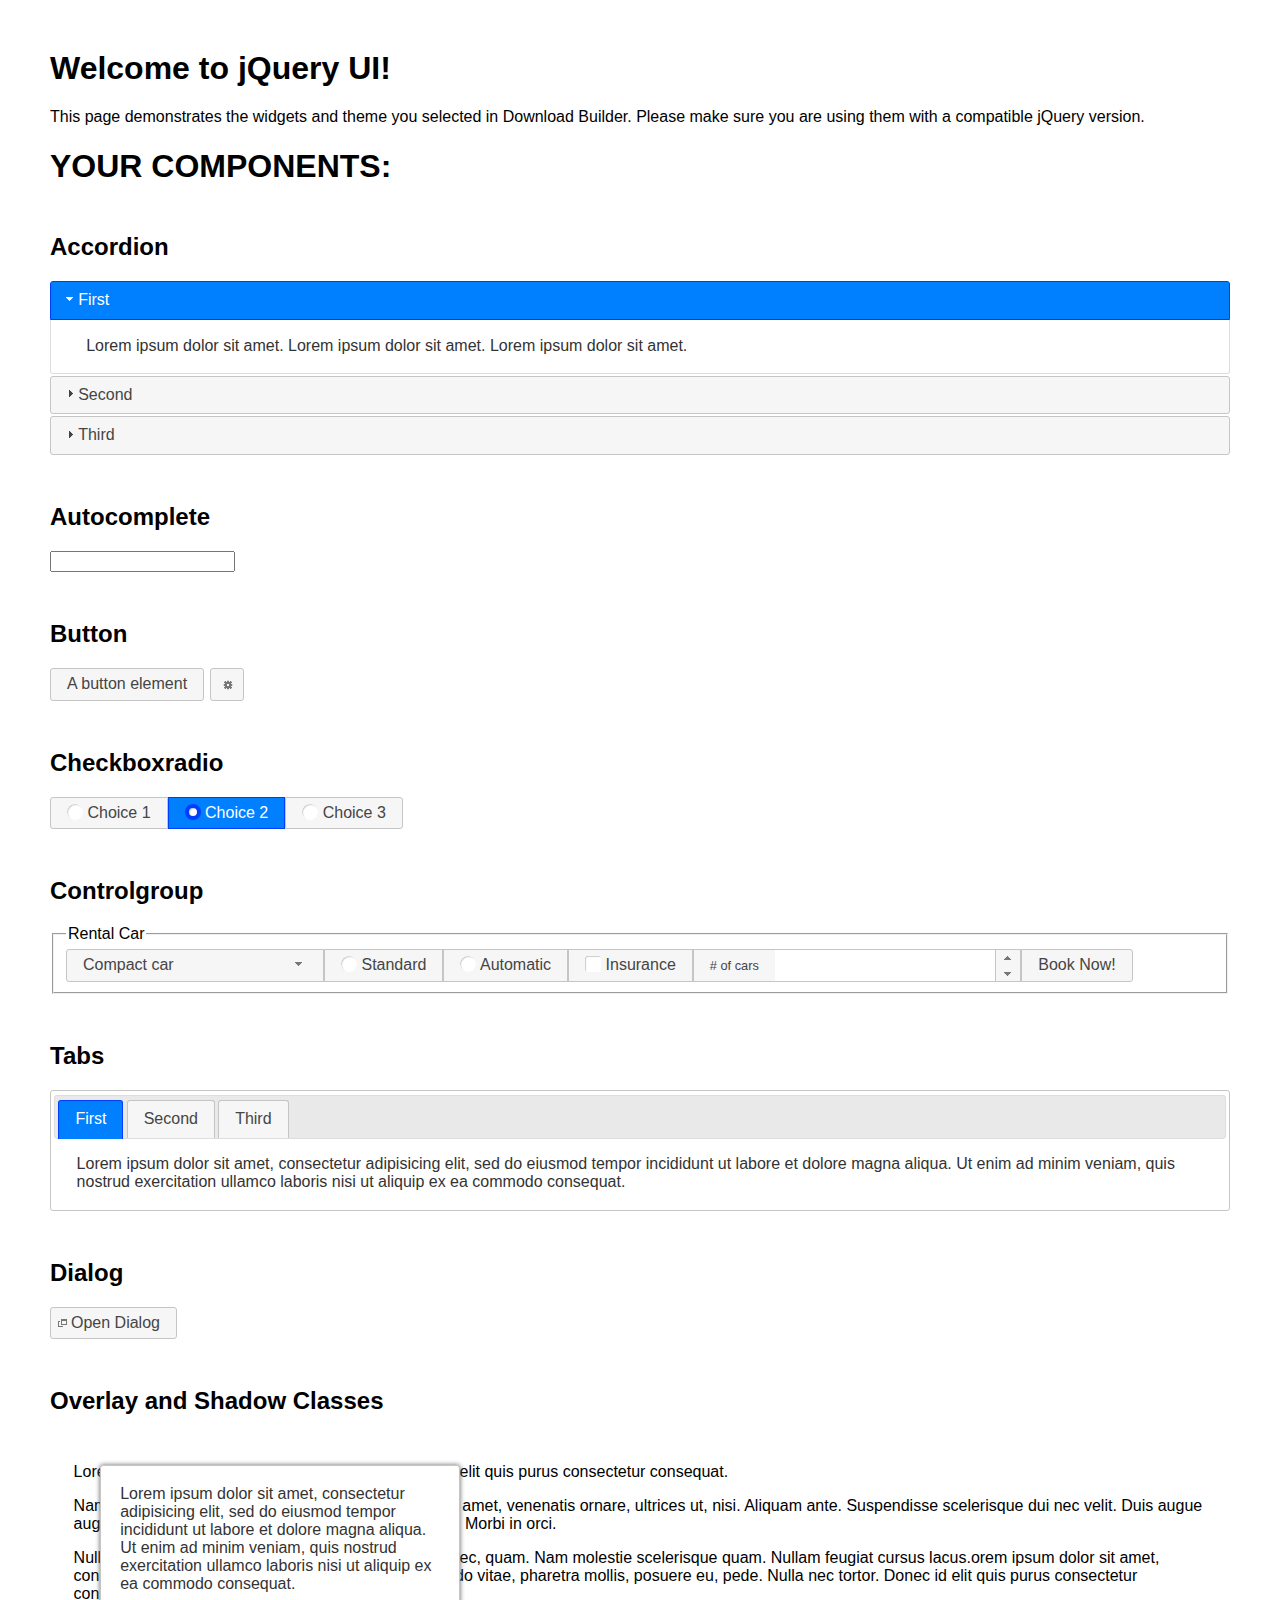
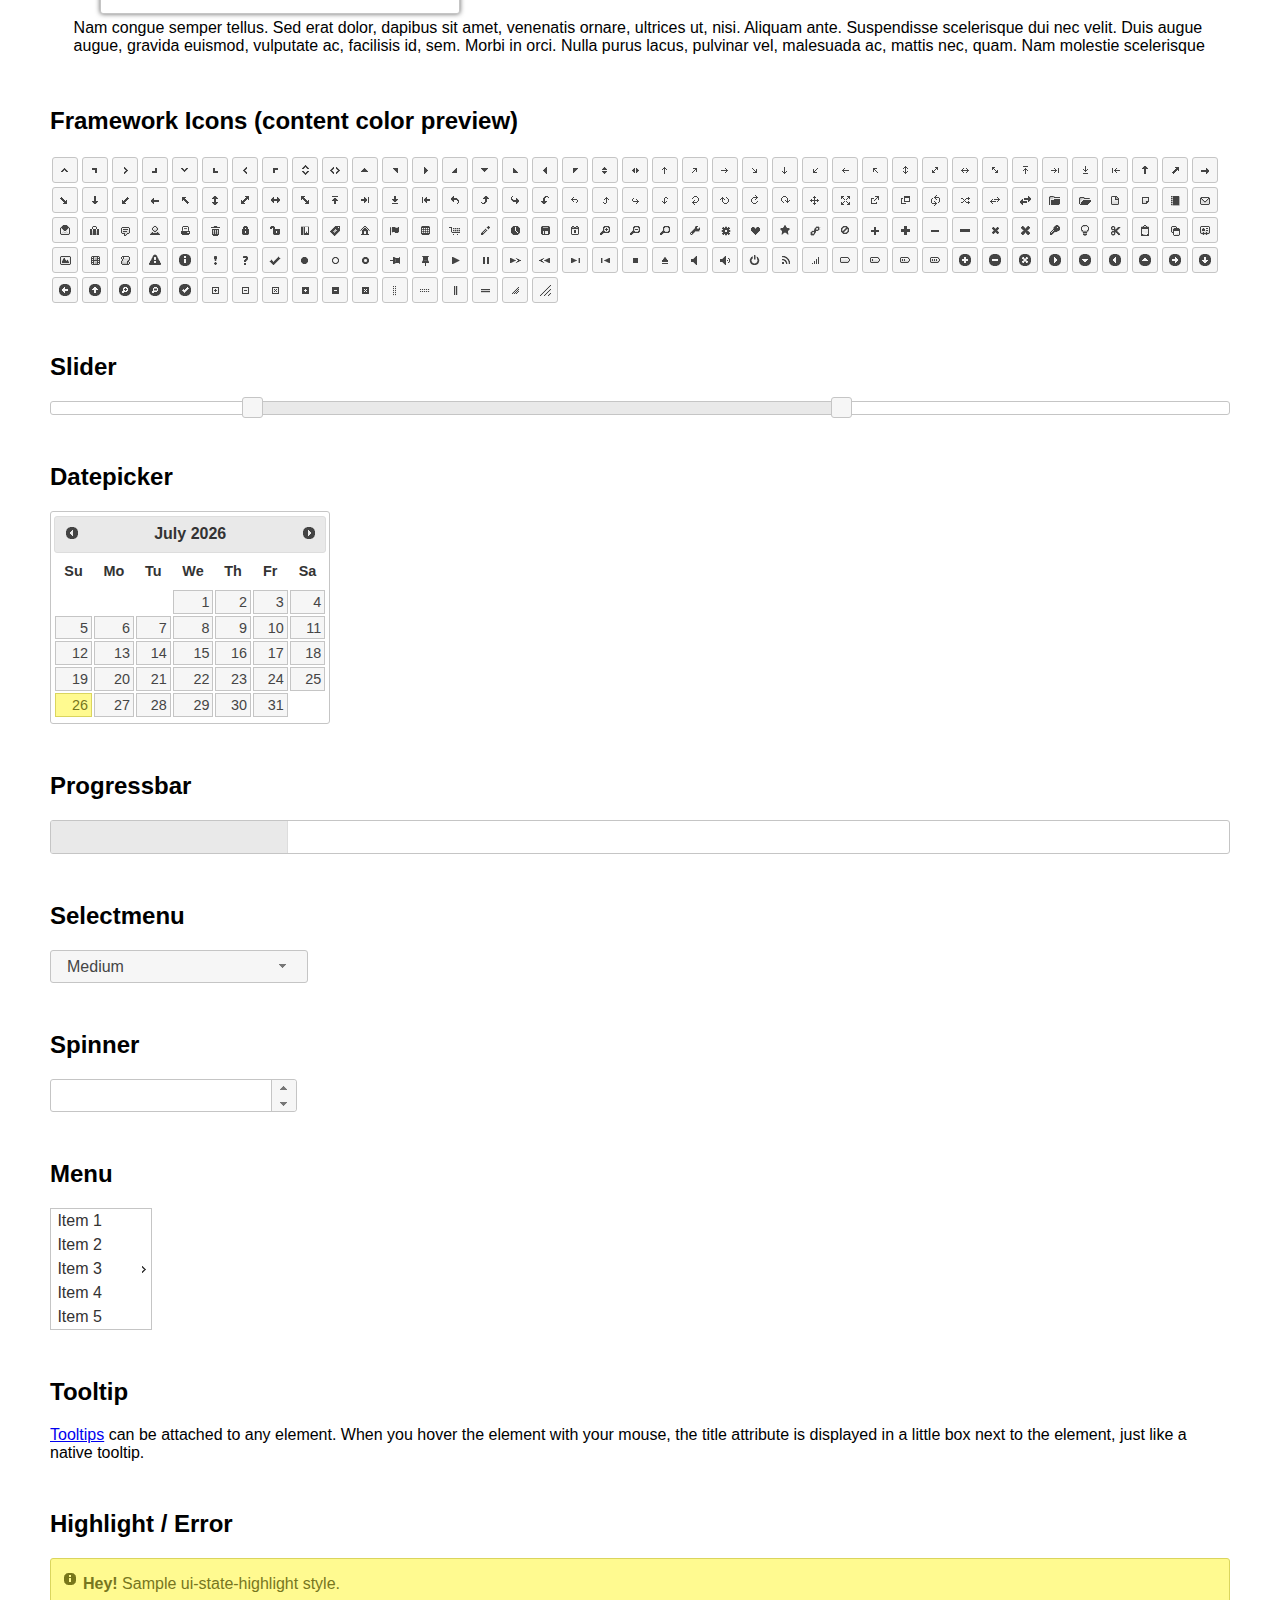
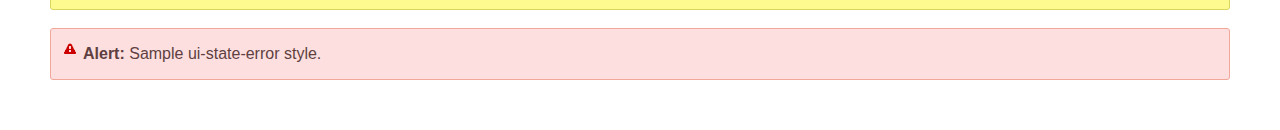
<file: js/jquery-ui-1.12.1/index.html>
<!doctype html>
<html lang="us">
<head>
	<meta charset="utf-8">
	<title>jQuery UI Example Page</title>
	<link href="jquery-ui.css" rel="stylesheet">
	<style>
	body{
		font-family: "Trebuchet MS", sans-serif;
		margin: 50px;
	}
	.demoHeaders {
		margin-top: 2em;
	}
	#dialog-link {
		padding: .4em 1em .4em 20px;
		text-decoration: none;
		position: relative;
	}
	#dialog-link span.ui-icon {
		margin: 0 5px 0 0;
		position: absolute;
		left: .2em;
		top: 50%;
		margin-top: -8px;
	}
	#icons {
		margin: 0;
		padding: 0;
	}
	#icons li {
		margin: 2px;
		position: relative;
		padding: 4px 0;
		cursor: pointer;
		float: left;
		list-style: none;
	}
	#icons span.ui-icon {
		float: left;
		margin: 0 4px;
	}
	.fakewindowcontain .ui-widget-overlay {
		position: absolute;
	}
	select {
		width: 200px;
	}
	</style>
</head>
<body>

<h1>Welcome to jQuery UI!</h1>

<div class="ui-widget">
	<p>This page demonstrates the widgets and theme you selected in Download Builder. Please make sure you are using them with a compatible jQuery version.</p>
</div>

<h1>YOUR COMPONENTS:</h1>


<!-- Accordion -->
<h2 class="demoHeaders">Accordion</h2>
<div id="accordion">
	<h3>First</h3>
	<div>Lorem ipsum dolor sit amet. Lorem ipsum dolor sit amet. Lorem ipsum dolor sit amet.</div>
	<h3>Second</h3>
	<div>Phasellus mattis tincidunt nibh.</div>
	<h3>Third</h3>
	<div>Nam dui erat, auctor a, dignissim quis.</div>
</div>



<!-- Autocomplete -->
<h2 class="demoHeaders">Autocomplete</h2>
<div>
	<input id="autocomplete" title="type &quot;a&quot;">
</div>



<!-- Button -->
<h2 class="demoHeaders">Button</h2>
<button id="button">A button element</button>
<button id="button-icon">An icon-only button</button>



<!-- Checkboxradio -->
<h2 class="demoHeaders">Checkboxradio</h2>
<form style="margin-top: 1em;">
	<div id="radioset">
		<input type="radio" id="radio1" name="radio"><label for="radio1">Choice 1</label>
		<input type="radio" id="radio2" name="radio" checked="checked"><label for="radio2">Choice 2</label>
		<input type="radio" id="radio3" name="radio"><label for="radio3">Choice 3</label>
	</div>
</form>



<!-- Controlgroup -->
<h2 class="demoHeaders">Controlgroup</h2>
<fieldset>
	<legend>Rental Car</legend>
	<div id="controlgroup">
		<select id="car-type">
			<option>Compact car</option>
			<option>Midsize car</option>
			<option>Full size car</option>
			<option>SUV</option>
			<option>Luxury</option>
			<option>Truck</option>
			<option>Van</option>
		</select>
		<label for="transmission-standard">Standard</label>
		<input type="radio" name="transmission" id="transmission-standard">
		<label for="transmission-automatic">Automatic</label>
		<input type="radio" name="transmission" id="transmission-automatic">
		<label for="insurance">Insurance</label>
		<input type="checkbox" name="insurance" id="insurance">
		<label for="horizontal-spinner" class="ui-controlgroup-label"># of cars</label>
		<input id="horizontal-spinner" class="ui-spinner-input">
		<button>Book Now!</button>
	</div>
</fieldset>



<!-- Tabs -->
<h2 class="demoHeaders">Tabs</h2>
<div id="tabs">
	<ul>
		<li><a href="#tabs-1">First</a></li>
		<li><a href="#tabs-2">Second</a></li>
		<li><a href="#tabs-3">Third</a></li>
	</ul>
	<div id="tabs-1">Lorem ipsum dolor sit amet, consectetur adipisicing elit, sed do eiusmod tempor incididunt ut labore et dolore magna aliqua. Ut enim ad minim veniam, quis nostrud exercitation ullamco laboris nisi ut aliquip ex ea commodo consequat.</div>
	<div id="tabs-2">Phasellus mattis tincidunt nibh. Cras orci urna, blandit id, pretium vel, aliquet ornare, felis. Maecenas scelerisque sem non nisl. Fusce sed lorem in enim dictum bibendum.</div>
	<div id="tabs-3">Nam dui erat, auctor a, dignissim quis, sollicitudin eu, felis. Pellentesque nisi urna, interdum eget, sagittis et, consequat vestibulum, lacus. Mauris porttitor ullamcorper augue.</div>
</div>



<h2 class="demoHeaders">Dialog</h2>
<p>
	<button id="dialog-link" class="ui-button ui-corner-all ui-widget">
		<span class="ui-icon ui-icon-newwin"></span>Open Dialog
	</button>
</p>

<h2 class="demoHeaders">Overlay and Shadow Classes</h2>
<div style="position: relative; width: 96%; height: 200px; padding:1% 2%; overflow:hidden;" class="fakewindowcontain">
	<p>Lorem ipsum dolor sit amet,  Nulla nec tortor. Donec id elit quis purus consectetur consequat. </p><p>Nam congue semper tellus. Sed erat dolor, dapibus sit amet, venenatis ornare, ultrices ut, nisi. Aliquam ante. Suspendisse scelerisque dui nec velit. Duis augue augue, gravida euismod, vulputate ac, facilisis id, sem. Morbi in orci. </p><p>Nulla purus lacus, pulvinar vel, malesuada ac, mattis nec, quam. Nam molestie scelerisque quam. Nullam feugiat cursus lacus.orem ipsum dolor sit amet, consectetur adipiscing elit. Donec libero risus, commodo vitae, pharetra mollis, posuere eu, pede. Nulla nec tortor. Donec id elit quis purus consectetur consequat. </p><p>Nam congue semper tellus. Sed erat dolor, dapibus sit amet, venenatis ornare, ultrices ut, nisi. Aliquam ante. Suspendisse scelerisque dui nec velit. Duis augue augue, gravida euismod, vulputate ac, facilisis id, sem. Morbi in orci. Nulla purus lacus, pulvinar vel, malesuada ac, mattis nec, quam. Nam molestie scelerisque quam. </p><p>Nullam feugiat cursus lacus.orem ipsum dolor sit amet, consectetur adipiscing elit. Donec libero risus, commodo vitae, pharetra mollis, posuere eu, pede. Nulla nec tortor. Donec id elit quis purus consectetur consequat. Nam congue semper tellus. Sed erat dolor, dapibus sit amet, venenatis ornare, ultrices ut, nisi. Aliquam ante. </p><p>Suspendisse scelerisque dui nec velit. Duis augue augue, gravida euismod, vulputate ac, facilisis id, sem. Morbi in orci. Nulla purus lacus, pulvinar vel, malesuada ac, mattis nec, quam. Nam molestie scelerisque quam. Nullam feugiat cursus lacus.orem ipsum dolor sit amet, consectetur adipiscing elit. Donec libero risus, commodo vitae, pharetra mollis, posuere eu, pede. Nulla nec tortor. Donec id elit quis purus consectetur consequat. Nam congue semper tellus. Sed erat dolor, dapibus sit amet, venenatis ornare, ultrices ut, nisi. </p>

	<!-- ui-dialog -->
	<div class="ui-widget-overlay ui-front"></div>
	<div style="position: absolute; width: 320px; left: 50px; top: 30px; padding: 1.2em" class="ui-widget ui-front ui-widget-content ui-corner-all ui-widget-shadow">
		Lorem ipsum dolor sit amet, consectetur adipisicing elit, sed do eiusmod tempor incididunt ut labore et dolore magna aliqua. Ut enim ad minim veniam, quis nostrud exercitation ullamco laboris nisi ut aliquip ex ea commodo consequat.
	</div>

</div>

<!-- ui-dialog -->
<div id="dialog" title="Dialog Title">
	<p>Lorem ipsum dolor sit amet, consectetur adipisicing elit, sed do eiusmod tempor incididunt ut labore et dolore magna aliqua. Ut enim ad minim veniam, quis nostrud exercitation ullamco laboris nisi ut aliquip ex ea commodo consequat.</p>
</div>



<h2 class="demoHeaders">Framework Icons (content color preview)</h2>
<ul id="icons" class="ui-widget ui-helper-clearfix">
	<li class="ui-state-default ui-corner-all" title=".ui-icon-caret-1-n"><span class="ui-icon ui-icon-caret-1-n"></span></li>
	<li class="ui-state-default ui-corner-all" title=".ui-icon-caret-1-ne"><span class="ui-icon ui-icon-caret-1-ne"></span></li>
	<li class="ui-state-default ui-corner-all" title=".ui-icon-caret-1-e"><span class="ui-icon ui-icon-caret-1-e"></span></li>
	<li class="ui-state-default ui-corner-all" title=".ui-icon-caret-1-se"><span class="ui-icon ui-icon-caret-1-se"></span></li>
	<li class="ui-state-default ui-corner-all" title=".ui-icon-caret-1-s"><span class="ui-icon ui-icon-caret-1-s"></span></li>
	<li class="ui-state-default ui-corner-all" title=".ui-icon-caret-1-sw"><span class="ui-icon ui-icon-caret-1-sw"></span></li>
	<li class="ui-state-default ui-corner-all" title=".ui-icon-caret-1-w"><span class="ui-icon ui-icon-caret-1-w"></span></li>
	<li class="ui-state-default ui-corner-all" title=".ui-icon-caret-1-nw"><span class="ui-icon ui-icon-caret-1-nw"></span></li>
	<li class="ui-state-default ui-corner-all" title=".ui-icon-caret-2-n-s"><span class="ui-icon ui-icon-caret-2-n-s"></span></li>
	<li class="ui-state-default ui-corner-all" title=".ui-icon-caret-2-e-w"><span class="ui-icon ui-icon-caret-2-e-w"></span></li>
	<li class="ui-state-default ui-corner-all" title=".ui-icon-triangle-1-n"><span class="ui-icon ui-icon-triangle-1-n"></span></li>
	<li class="ui-state-default ui-corner-all" title=".ui-icon-triangle-1-ne"><span class="ui-icon ui-icon-triangle-1-ne"></span></li>
	<li class="ui-state-default ui-corner-all" title=".ui-icon-triangle-1-e"><span class="ui-icon ui-icon-triangle-1-e"></span></li>
	<li class="ui-state-default ui-corner-all" title=".ui-icon-triangle-1-se"><span class="ui-icon ui-icon-triangle-1-se"></span></li>
	<li class="ui-state-default ui-corner-all" title=".ui-icon-triangle-1-s"><span class="ui-icon ui-icon-triangle-1-s"></span></li>
	<li class="ui-state-default ui-corner-all" title=".ui-icon-triangle-1-sw"><span class="ui-icon ui-icon-triangle-1-sw"></span></li>
	<li class="ui-state-default ui-corner-all" title=".ui-icon-triangle-1-w"><span class="ui-icon ui-icon-triangle-1-w"></span></li>
	<li class="ui-state-default ui-corner-all" title=".ui-icon-triangle-1-nw"><span class="ui-icon ui-icon-triangle-1-nw"></span></li>
	<li class="ui-state-default ui-corner-all" title=".ui-icon-triangle-2-n-s"><span class="ui-icon ui-icon-triangle-2-n-s"></span></li>
	<li class="ui-state-default ui-corner-all" title=".ui-icon-triangle-2-e-w"><span class="ui-icon ui-icon-triangle-2-e-w"></span></li>
	<li class="ui-state-default ui-corner-all" title=".ui-icon-arrow-1-n"><span class="ui-icon ui-icon-arrow-1-n"></span></li>
	<li class="ui-state-default ui-corner-all" title=".ui-icon-arrow-1-ne"><span class="ui-icon ui-icon-arrow-1-ne"></span></li>
	<li class="ui-state-default ui-corner-all" title=".ui-icon-arrow-1-e"><span class="ui-icon ui-icon-arrow-1-e"></span></li>
	<li class="ui-state-default ui-corner-all" title=".ui-icon-arrow-1-se"><span class="ui-icon ui-icon-arrow-1-se"></span></li>
	<li class="ui-state-default ui-corner-all" title=".ui-icon-arrow-1-s"><span class="ui-icon ui-icon-arrow-1-s"></span></li>
	<li class="ui-state-default ui-corner-all" title=".ui-icon-arrow-1-sw"><span class="ui-icon ui-icon-arrow-1-sw"></span></li>
	<li class="ui-state-default ui-corner-all" title=".ui-icon-arrow-1-w"><span class="ui-icon ui-icon-arrow-1-w"></span></li>
	<li class="ui-state-default ui-corner-all" title=".ui-icon-arrow-1-nw"><span class="ui-icon ui-icon-arrow-1-nw"></span></li>
	<li class="ui-state-default ui-corner-all" title=".ui-icon-arrow-2-n-s"><span class="ui-icon ui-icon-arrow-2-n-s"></span></li>
	<li class="ui-state-default ui-corner-all" title=".ui-icon-arrow-2-ne-sw"><span class="ui-icon ui-icon-arrow-2-ne-sw"></span></li>
	<li class="ui-state-default ui-corner-all" title=".ui-icon-arrow-2-e-w"><span class="ui-icon ui-icon-arrow-2-e-w"></span></li>
	<li class="ui-state-default ui-corner-all" title=".ui-icon-arrow-2-se-nw"><span class="ui-icon ui-icon-arrow-2-se-nw"></span></li>
	<li class="ui-state-default ui-corner-all" title=".ui-icon-arrowstop-1-n"><span class="ui-icon ui-icon-arrowstop-1-n"></span></li>
	<li class="ui-state-default ui-corner-all" title=".ui-icon-arrowstop-1-e"><span class="ui-icon ui-icon-arrowstop-1-e"></span></li>
	<li class="ui-state-default ui-corner-all" title=".ui-icon-arrowstop-1-s"><span class="ui-icon ui-icon-arrowstop-1-s"></span></li>
	<li class="ui-state-default ui-corner-all" title=".ui-icon-arrowstop-1-w"><span class="ui-icon ui-icon-arrowstop-1-w"></span></li>
	<li class="ui-state-default ui-corner-all" title=".ui-icon-arrowthick-1-n"><span class="ui-icon ui-icon-arrowthick-1-n"></span></li>
	<li class="ui-state-default ui-corner-all" title=".ui-icon-arrowthick-1-ne"><span class="ui-icon ui-icon-arrowthick-1-ne"></span></li>
	<li class="ui-state-default ui-corner-all" title=".ui-icon-arrowthick-1-e"><span class="ui-icon ui-icon-arrowthick-1-e"></span></li>
	<li class="ui-state-default ui-corner-all" title=".ui-icon-arrowthick-1-se"><span class="ui-icon ui-icon-arrowthick-1-se"></span></li>
	<li class="ui-state-default ui-corner-all" title=".ui-icon-arrowthick-1-s"><span class="ui-icon ui-icon-arrowthick-1-s"></span></li>
	<li class="ui-state-default ui-corner-all" title=".ui-icon-arrowthick-1-sw"><span class="ui-icon ui-icon-arrowthick-1-sw"></span></li>
	<li class="ui-state-default ui-corner-all" title=".ui-icon-arrowthick-1-w"><span class="ui-icon ui-icon-arrowthick-1-w"></span></li>
	<li class="ui-state-default ui-corner-all" title=".ui-icon-arrowthick-1-nw"><span class="ui-icon ui-icon-arrowthick-1-nw"></span></li>
	<li class="ui-state-default ui-corner-all" title=".ui-icon-arrowthick-2-n-s"><span class="ui-icon ui-icon-arrowthick-2-n-s"></span></li>
	<li class="ui-state-default ui-corner-all" title=".ui-icon-arrowthick-2-ne-sw"><span class="ui-icon ui-icon-arrowthick-2-ne-sw"></span></li>
	<li class="ui-state-default ui-corner-all" title=".ui-icon-arrowthick-2-e-w"><span class="ui-icon ui-icon-arrowthick-2-e-w"></span></li>
	<li class="ui-state-default ui-corner-all" title=".ui-icon-arrowthick-2-se-nw"><span class="ui-icon ui-icon-arrowthick-2-se-nw"></span></li>
	<li class="ui-state-default ui-corner-all" title=".ui-icon-arrowthickstop-1-n"><span class="ui-icon ui-icon-arrowthickstop-1-n"></span></li>
	<li class="ui-state-default ui-corner-all" title=".ui-icon-arrowthickstop-1-e"><span class="ui-icon ui-icon-arrowthickstop-1-e"></span></li>
	<li class="ui-state-default ui-corner-all" title=".ui-icon-arrowthickstop-1-s"><span class="ui-icon ui-icon-arrowthickstop-1-s"></span></li>
	<li class="ui-state-default ui-corner-all" title=".ui-icon-arrowthickstop-1-w"><span class="ui-icon ui-icon-arrowthickstop-1-w"></span></li>
	<li class="ui-state-default ui-corner-all" title=".ui-icon-arrowreturnthick-1-w"><span class="ui-icon ui-icon-arrowreturnthick-1-w"></span></li>
	<li class="ui-state-default ui-corner-all" title=".ui-icon-arrowreturnthick-1-n"><span class="ui-icon ui-icon-arrowreturnthick-1-n"></span></li>
	<li class="ui-state-default ui-corner-all" title=".ui-icon-arrowreturnthick-1-e"><span class="ui-icon ui-icon-arrowreturnthick-1-e"></span></li>
	<li class="ui-state-default ui-corner-all" title=".ui-icon-arrowreturnthick-1-s"><span class="ui-icon ui-icon-arrowreturnthick-1-s"></span></li>
	<li class="ui-state-default ui-corner-all" title=".ui-icon-arrowreturn-1-w"><span class="ui-icon ui-icon-arrowreturn-1-w"></span></li>
	<li class="ui-state-default ui-corner-all" title=".ui-icon-arrowreturn-1-n"><span class="ui-icon ui-icon-arrowreturn-1-n"></span></li>
	<li class="ui-state-default ui-corner-all" title=".ui-icon-arrowreturn-1-e"><span class="ui-icon ui-icon-arrowreturn-1-e"></span></li>
	<li class="ui-state-default ui-corner-all" title=".ui-icon-arrowreturn-1-s"><span class="ui-icon ui-icon-arrowreturn-1-s"></span></li>
	<li class="ui-state-default ui-corner-all" title=".ui-icon-arrowrefresh-1-w"><span class="ui-icon ui-icon-arrowrefresh-1-w"></span></li>
	<li class="ui-state-default ui-corner-all" title=".ui-icon-arrowrefresh-1-n"><span class="ui-icon ui-icon-arrowrefresh-1-n"></span></li>
	<li class="ui-state-default ui-corner-all" title=".ui-icon-arrowrefresh-1-e"><span class="ui-icon ui-icon-arrowrefresh-1-e"></span></li>
	<li class="ui-state-default ui-corner-all" title=".ui-icon-arrowrefresh-1-s"><span class="ui-icon ui-icon-arrowrefresh-1-s"></span></li>
	<li class="ui-state-default ui-corner-all" title=".ui-icon-arrow-4"><span class="ui-icon ui-icon-arrow-4"></span></li>
	<li class="ui-state-default ui-corner-all" title=".ui-icon-arrow-4-diag"><span class="ui-icon ui-icon-arrow-4-diag"></span></li>
	<li class="ui-state-default ui-corner-all" title=".ui-icon-extlink"><span class="ui-icon ui-icon-extlink"></span></li>
	<li class="ui-state-default ui-corner-all" title=".ui-icon-newwin"><span class="ui-icon ui-icon-newwin"></span></li>
	<li class="ui-state-default ui-corner-all" title=".ui-icon-refresh"><span class="ui-icon ui-icon-refresh"></span></li>
	<li class="ui-state-default ui-corner-all" title=".ui-icon-shuffle"><span class="ui-icon ui-icon-shuffle"></span></li>
	<li class="ui-state-default ui-corner-all" title=".ui-icon-transfer-e-w"><span class="ui-icon ui-icon-transfer-e-w"></span></li>
	<li class="ui-state-default ui-corner-all" title=".ui-icon-transferthick-e-w"><span class="ui-icon ui-icon-transferthick-e-w"></span></li>
	<li class="ui-state-default ui-corner-all" title=".ui-icon-folder-collapsed"><span class="ui-icon ui-icon-folder-collapsed"></span></li>
	<li class="ui-state-default ui-corner-all" title=".ui-icon-folder-open"><span class="ui-icon ui-icon-folder-open"></span></li>
	<li class="ui-state-default ui-corner-all" title=".ui-icon-document"><span class="ui-icon ui-icon-document"></span></li>
	<li class="ui-state-default ui-corner-all" title=".ui-icon-document-b"><span class="ui-icon ui-icon-document-b"></span></li>
	<li class="ui-state-default ui-corner-all" title=".ui-icon-note"><span class="ui-icon ui-icon-note"></span></li>
	<li class="ui-state-default ui-corner-all" title=".ui-icon-mail-closed"><span class="ui-icon ui-icon-mail-closed"></span></li>
	<li class="ui-state-default ui-corner-all" title=".ui-icon-mail-open"><span class="ui-icon ui-icon-mail-open"></span></li>
	<li class="ui-state-default ui-corner-all" title=".ui-icon-suitcase"><span class="ui-icon ui-icon-suitcase"></span></li>
	<li class="ui-state-default ui-corner-all" title=".ui-icon-comment"><span class="ui-icon ui-icon-comment"></span></li>
	<li class="ui-state-default ui-corner-all" title=".ui-icon-person"><span class="ui-icon ui-icon-person"></span></li>
	<li class="ui-state-default ui-corner-all" title=".ui-icon-print"><span class="ui-icon ui-icon-print"></span></li>
	<li class="ui-state-default ui-corner-all" title=".ui-icon-trash"><span class="ui-icon ui-icon-trash"></span></li>
	<li class="ui-state-default ui-corner-all" title=".ui-icon-locked"><span class="ui-icon ui-icon-locked"></span></li>
	<li class="ui-state-default ui-corner-all" title=".ui-icon-unlocked"><span class="ui-icon ui-icon-unlocked"></span></li>
	<li class="ui-state-default ui-corner-all" title=".ui-icon-bookmark"><span class="ui-icon ui-icon-bookmark"></span></li>
	<li class="ui-state-default ui-corner-all" title=".ui-icon-tag"><span class="ui-icon ui-icon-tag"></span></li>
	<li class="ui-state-default ui-corner-all" title=".ui-icon-home"><span class="ui-icon ui-icon-home"></span></li>
	<li class="ui-state-default ui-corner-all" title=".ui-icon-flag"><span class="ui-icon ui-icon-flag"></span></li>
	<li class="ui-state-default ui-corner-all" title=".ui-icon-calculator"><span class="ui-icon ui-icon-calculator"></span></li>
	<li class="ui-state-default ui-corner-all" title=".ui-icon-cart"><span class="ui-icon ui-icon-cart"></span></li>
	<li class="ui-state-default ui-corner-all" title=".ui-icon-pencil"><span class="ui-icon ui-icon-pencil"></span></li>
	<li class="ui-state-default ui-corner-all" title=".ui-icon-clock"><span class="ui-icon ui-icon-clock"></span></li>
	<li class="ui-state-default ui-corner-all" title=".ui-icon-disk"><span class="ui-icon ui-icon-disk"></span></li>
	<li class="ui-state-default ui-corner-all" title=".ui-icon-calendar"><span class="ui-icon ui-icon-calendar"></span></li>
	<li class="ui-state-default ui-corner-all" title=".ui-icon-zoomin"><span class="ui-icon ui-icon-zoomin"></span></li>
	<li class="ui-state-default ui-corner-all" title=".ui-icon-zoomout"><span class="ui-icon ui-icon-zoomout"></span></li>
	<li class="ui-state-default ui-corner-all" title=".ui-icon-search"><span class="ui-icon ui-icon-search"></span></li>
	<li class="ui-state-default ui-corner-all" title=".ui-icon-wrench"><span class="ui-icon ui-icon-wrench"></span></li>
	<li class="ui-state-default ui-corner-all" title=".ui-icon-gear"><span class="ui-icon ui-icon-gear"></span></li>
	<li class="ui-state-default ui-corner-all" title=".ui-icon-heart"><span class="ui-icon ui-icon-heart"></span></li>
	<li class="ui-state-default ui-corner-all" title=".ui-icon-star"><span class="ui-icon ui-icon-star"></span></li>
	<li class="ui-state-default ui-corner-all" title=".ui-icon-link"><span class="ui-icon ui-icon-link"></span></li>
	<li class="ui-state-default ui-corner-all" title=".ui-icon-cancel"><span class="ui-icon ui-icon-cancel"></span></li>
	<li class="ui-state-default ui-corner-all" title=".ui-icon-plus"><span class="ui-icon ui-icon-plus"></span></li>
	<li class="ui-state-default ui-corner-all" title=".ui-icon-plusthick"><span class="ui-icon ui-icon-plusthick"></span></li>
	<li class="ui-state-default ui-corner-all" title=".ui-icon-minus"><span class="ui-icon ui-icon-minus"></span></li>
	<li class="ui-state-default ui-corner-all" title=".ui-icon-minusthick"><span class="ui-icon ui-icon-minusthick"></span></li>
	<li class="ui-state-default ui-corner-all" title=".ui-icon-close"><span class="ui-icon ui-icon-close"></span></li>
	<li class="ui-state-default ui-corner-all" title=".ui-icon-closethick"><span class="ui-icon ui-icon-closethick"></span></li>
	<li class="ui-state-default ui-corner-all" title=".ui-icon-key"><span class="ui-icon ui-icon-key"></span></li>
	<li class="ui-state-default ui-corner-all" title=".ui-icon-lightbulb"><span class="ui-icon ui-icon-lightbulb"></span></li>
	<li class="ui-state-default ui-corner-all" title=".ui-icon-scissors"><span class="ui-icon ui-icon-scissors"></span></li>
	<li class="ui-state-default ui-corner-all" title=".ui-icon-clipboard"><span class="ui-icon ui-icon-clipboard"></span></li>
	<li class="ui-state-default ui-corner-all" title=".ui-icon-copy"><span class="ui-icon ui-icon-copy"></span></li>
	<li class="ui-state-default ui-corner-all" title=".ui-icon-contact"><span class="ui-icon ui-icon-contact"></span></li>
	<li class="ui-state-default ui-corner-all" title=".ui-icon-image"><span class="ui-icon ui-icon-image"></span></li>
	<li class="ui-state-default ui-corner-all" title=".ui-icon-video"><span class="ui-icon ui-icon-video"></span></li>
	<li class="ui-state-default ui-corner-all" title=".ui-icon-script"><span class="ui-icon ui-icon-script"></span></li>
	<li class="ui-state-default ui-corner-all" title=".ui-icon-alert"><span class="ui-icon ui-icon-alert"></span></li>
	<li class="ui-state-default ui-corner-all" title=".ui-icon-info"><span class="ui-icon ui-icon-info"></span></li>
	<li class="ui-state-default ui-corner-all" title=".ui-icon-notice"><span class="ui-icon ui-icon-notice"></span></li>
	<li class="ui-state-default ui-corner-all" title=".ui-icon-help"><span class="ui-icon ui-icon-help"></span></li>
	<li class="ui-state-default ui-corner-all" title=".ui-icon-check"><span class="ui-icon ui-icon-check"></span></li>
	<li class="ui-state-default ui-corner-all" title=".ui-icon-bullet"><span class="ui-icon ui-icon-bullet"></span></li>
	<li class="ui-state-default ui-corner-all" title=".ui-icon-radio-off"><span class="ui-icon ui-icon-radio-off"></span></li>
	<li class="ui-state-default ui-corner-all" title=".ui-icon-radio-on"><span class="ui-icon ui-icon-radio-on"></span></li>
	<li class="ui-state-default ui-corner-all" title=".ui-icon-pin-w"><span class="ui-icon ui-icon-pin-w"></span></li>
	<li class="ui-state-default ui-corner-all" title=".ui-icon-pin-s"><span class="ui-icon ui-icon-pin-s"></span></li>
	<li class="ui-state-default ui-corner-all" title=".ui-icon-play"><span class="ui-icon ui-icon-play"></span></li>
	<li class="ui-state-default ui-corner-all" title=".ui-icon-pause"><span class="ui-icon ui-icon-pause"></span></li>
	<li class="ui-state-default ui-corner-all" title=".ui-icon-seek-next"><span class="ui-icon ui-icon-seek-next"></span></li>
	<li class="ui-state-default ui-corner-all" title=".ui-icon-seek-prev"><span class="ui-icon ui-icon-seek-prev"></span></li>
	<li class="ui-state-default ui-corner-all" title=".ui-icon-seek-end"><span class="ui-icon ui-icon-seek-end"></span></li>
	<li class="ui-state-default ui-corner-all" title=".ui-icon-seek-first"><span class="ui-icon ui-icon-seek-first"></span></li>
	<li class="ui-state-default ui-corner-all" title=".ui-icon-stop"><span class="ui-icon ui-icon-stop"></span></li>
	<li class="ui-state-default ui-corner-all" title=".ui-icon-eject"><span class="ui-icon ui-icon-eject"></span></li>
	<li class="ui-state-default ui-corner-all" title=".ui-icon-volume-off"><span class="ui-icon ui-icon-volume-off"></span></li>
	<li class="ui-state-default ui-corner-all" title=".ui-icon-volume-on"><span class="ui-icon ui-icon-volume-on"></span></li>
	<li class="ui-state-default ui-corner-all" title=".ui-icon-power"><span class="ui-icon ui-icon-power"></span></li>
	<li class="ui-state-default ui-corner-all" title=".ui-icon-signal-diag"><span class="ui-icon ui-icon-signal-diag"></span></li>
	<li class="ui-state-default ui-corner-all" title=".ui-icon-signal"><span class="ui-icon ui-icon-signal"></span></li>
	<li class="ui-state-default ui-corner-all" title=".ui-icon-battery-0"><span class="ui-icon ui-icon-battery-0"></span></li>
	<li class="ui-state-default ui-corner-all" title=".ui-icon-battery-1"><span class="ui-icon ui-icon-battery-1"></span></li>
	<li class="ui-state-default ui-corner-all" title=".ui-icon-battery-2"><span class="ui-icon ui-icon-battery-2"></span></li>
	<li class="ui-state-default ui-corner-all" title=".ui-icon-battery-3"><span class="ui-icon ui-icon-battery-3"></span></li>
	<li class="ui-state-default ui-corner-all" title=".ui-icon-circle-plus"><span class="ui-icon ui-icon-circle-plus"></span></li>
	<li class="ui-state-default ui-corner-all" title=".ui-icon-circle-minus"><span class="ui-icon ui-icon-circle-minus"></span></li>
	<li class="ui-state-default ui-corner-all" title=".ui-icon-circle-close"><span class="ui-icon ui-icon-circle-close"></span></li>
	<li class="ui-state-default ui-corner-all" title=".ui-icon-circle-triangle-e"><span class="ui-icon ui-icon-circle-triangle-e"></span></li>
	<li class="ui-state-default ui-corner-all" title=".ui-icon-circle-triangle-s"><span class="ui-icon ui-icon-circle-triangle-s"></span></li>
	<li class="ui-state-default ui-corner-all" title=".ui-icon-circle-triangle-w"><span class="ui-icon ui-icon-circle-triangle-w"></span></li>
	<li class="ui-state-default ui-corner-all" title=".ui-icon-circle-triangle-n"><span class="ui-icon ui-icon-circle-triangle-n"></span></li>
	<li class="ui-state-default ui-corner-all" title=".ui-icon-circle-arrow-e"><span class="ui-icon ui-icon-circle-arrow-e"></span></li>
	<li class="ui-state-default ui-corner-all" title=".ui-icon-circle-arrow-s"><span class="ui-icon ui-icon-circle-arrow-s"></span></li>
	<li class="ui-state-default ui-corner-all" title=".ui-icon-circle-arrow-w"><span class="ui-icon ui-icon-circle-arrow-w"></span></li>
	<li class="ui-state-default ui-corner-all" title=".ui-icon-circle-arrow-n"><span class="ui-icon ui-icon-circle-arrow-n"></span></li>
	<li class="ui-state-default ui-corner-all" title=".ui-icon-circle-zoomin"><span class="ui-icon ui-icon-circle-zoomin"></span></li>
	<li class="ui-state-default ui-corner-all" title=".ui-icon-circle-zoomout"><span class="ui-icon ui-icon-circle-zoomout"></span></li>
	<li class="ui-state-default ui-corner-all" title=".ui-icon-circle-check"><span class="ui-icon ui-icon-circle-check"></span></li>
	<li class="ui-state-default ui-corner-all" title=".ui-icon-circlesmall-plus"><span class="ui-icon ui-icon-circlesmall-plus"></span></li>
	<li class="ui-state-default ui-corner-all" title=".ui-icon-circlesmall-minus"><span class="ui-icon ui-icon-circlesmall-minus"></span></li>
	<li class="ui-state-default ui-corner-all" title=".ui-icon-circlesmall-close"><span class="ui-icon ui-icon-circlesmall-close"></span></li>
	<li class="ui-state-default ui-corner-all" title=".ui-icon-squaresmall-plus"><span class="ui-icon ui-icon-squaresmall-plus"></span></li>
	<li class="ui-state-default ui-corner-all" title=".ui-icon-squaresmall-minus"><span class="ui-icon ui-icon-squaresmall-minus"></span></li>
	<li class="ui-state-default ui-corner-all" title=".ui-icon-squaresmall-close"><span class="ui-icon ui-icon-squaresmall-close"></span></li>
	<li class="ui-state-default ui-corner-all" title=".ui-icon-grip-dotted-vertical"><span class="ui-icon ui-icon-grip-dotted-vertical"></span></li>
	<li class="ui-state-default ui-corner-all" title=".ui-icon-grip-dotted-horizontal"><span class="ui-icon ui-icon-grip-dotted-horizontal"></span></li>
	<li class="ui-state-default ui-corner-all" title=".ui-icon-grip-solid-vertical"><span class="ui-icon ui-icon-grip-solid-vertical"></span></li>
	<li class="ui-state-default ui-corner-all" title=".ui-icon-grip-solid-horizontal"><span class="ui-icon ui-icon-grip-solid-horizontal"></span></li>
	<li class="ui-state-default ui-corner-all" title=".ui-icon-gripsmall-diagonal-se"><span class="ui-icon ui-icon-gripsmall-diagonal-se"></span></li>
	<li class="ui-state-default ui-corner-all" title=".ui-icon-grip-diagonal-se"><span class="ui-icon ui-icon-grip-diagonal-se"></span></li>
</ul>


<!-- Slider -->
<h2 class="demoHeaders">Slider</h2>
<div id="slider"></div>



<!-- Datepicker -->
<h2 class="demoHeaders">Datepicker</h2>
<div id="datepicker"></div>



<!-- Progressbar -->
<h2 class="demoHeaders">Progressbar</h2>
<div id="progressbar"></div>



<!-- Progressbar -->
<h2 class="demoHeaders">Selectmenu</h2>
<select id="selectmenu">
	<option>Slower</option>
	<option>Slow</option>
	<option selected="selected">Medium</option>
	<option>Fast</option>
	<option>Faster</option>
</select>



<!-- Spinner -->
<h2 class="demoHeaders">Spinner</h2>
<input id="spinner">



<!-- Menu -->
<h2 class="demoHeaders">Menu</h2>
<ul style="width:100px;" id="menu">
	<li><div>Item 1</div></li>
	<li><div>Item 2</div></li>
	<li><div>Item 3</div>
		<ul>
			<li><div>Item 3-1</div></li>
			<li><div>Item 3-2</div></li>
			<li><div>Item 3-3</div></li>
			<li><div>Item 3-4</div></li>
			<li><div>Item 3-5</div></li>
		</ul>
	</li>
	<li><div>Item 4</div></li>
	<li><div>Item 5</div></li>
</ul>



<!-- Tooltip -->
<h2 class="demoHeaders">Tooltip</h2>
<p id="tooltip">
	<a href="#" title="That&apos;s what this widget is">Tooltips</a> can be attached to any element. When you hover
the element with your mouse, the title attribute is displayed in a little box next to the element, just like a native tooltip.
</p>


<!-- Highlight / Error -->
<h2 class="demoHeaders">Highlight / Error</h2>
<div class="ui-widget">
	<div class="ui-state-highlight ui-corner-all" style="margin-top: 20px; padding: 0 .7em;">
		<p><span class="ui-icon ui-icon-info" style="float: left; margin-right: .3em;"></span>
		<strong>Hey!</strong> Sample ui-state-highlight style.</p>
	</div>
</div>
<br>
<div class="ui-widget">
	<div class="ui-state-error ui-corner-all" style="padding: 0 .7em;">
		<p><span class="ui-icon ui-icon-alert" style="float: left; margin-right: .3em;"></span>
		<strong>Alert:</strong> Sample ui-state-error style.</p>
	</div>
</div>

<script src="external/jquery/jquery.js"></script>
<script src="jquery-ui.js"></script>
<script>

$( "#accordion" ).accordion();



var availableTags = [
	"ActionScript",
	"AppleScript",
	"Asp",
	"BASIC",
	"C",
	"C++",
	"Clojure",
	"COBOL",
	"ColdFusion",
	"Erlang",
	"Fortran",
	"Groovy",
	"Haskell",
	"Java",
	"JavaScript",
	"Lisp",
	"Perl",
	"PHP",
	"Python",
	"Ruby",
	"Scala",
	"Scheme"
];
$( "#autocomplete" ).autocomplete({
	source: availableTags
});



$( "#button" ).button();
$( "#button-icon" ).button({
	icon: "ui-icon-gear",
	showLabel: false
});



$( "#radioset" ).buttonset();



$( "#controlgroup" ).controlgroup();



$( "#tabs" ).tabs();



$( "#dialog" ).dialog({
	autoOpen: false,
	width: 400,
	buttons: [
		{
			text: "Ok",
			click: function() {
				$( this ).dialog( "close" );
			}
		},
		{
			text: "Cancel",
			click: function() {
				$( this ).dialog( "close" );
			}
		}
	]
});

// Link to open the dialog
$( "#dialog-link" ).click(function( event ) {
	$( "#dialog" ).dialog( "open" );
	event.preventDefault();
});



$( "#datepicker" ).datepicker({
	inline: true
});



$( "#slider" ).slider({
	range: true,
	values: [ 17, 67 ]
});



$( "#progressbar" ).progressbar({
	value: 20
});



$( "#spinner" ).spinner();



$( "#menu" ).menu();



$( "#tooltip" ).tooltip();



$( "#selectmenu" ).selectmenu();


// Hover states on the static widgets
$( "#dialog-link, #icons li" ).hover(
	function() {
		$( this ).addClass( "ui-state-hover" );
	},
	function() {
		$( this ).removeClass( "ui-state-hover" );
	}
);
</script>
</body>
</html>
</file>
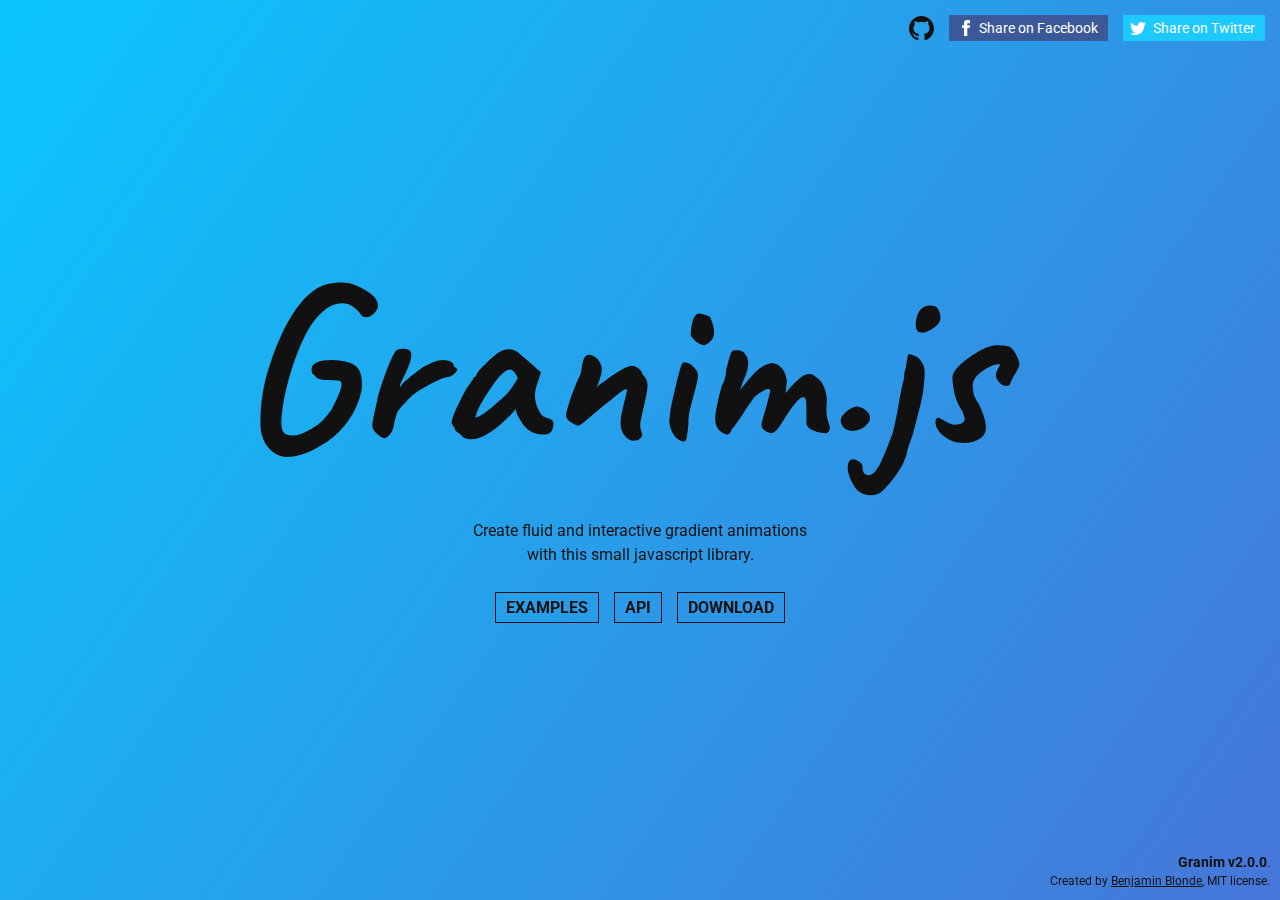
<file: js/granim.js-2.0.0/docs/index.html>
<!DOCTYPE html><html lang="en"><head><title>Granim.js - Gradient Animations</title><meta name="description" content="Create fluid and interactive gradient animations with this small javascript library."><meta charset="UTF-8"><meta name="viewport" content="user-scalable=no, width=device-width, initial-scale=1, maximum-scale=1"><link type="text/css" rel="stylesheet" href="assets/css/style.css"><link type="text/css" rel="stylesheet" href="https://fonts.googleapis.com/css?family=Roboto:400,400italic,700"><link rel="icon" href="favicon.ico" type="image/x-icon"><!-- Facebook Metas--><meta property="og:url" content="http://sarcadass.github.io/granim.js"><meta property="og:type" content="website"><meta property="og:title" content="Granim.js"><meta property="og:description" content="Create fluid and interactive gradients animations with this small (&lt; 17kB) .js library"><meta property="og:image" content="http://sarcadass.github.io/granim.js/assets/img/social-image.png"><!-- Twitter Metas--><meta property="twitter:card" content="summary_large_image"><meta property="twitter:creator" content="@Sarcadass"><meta property="twitter:title" content="Granim.js"><meta property="twitter:description" content="Create fluid and interactive gradients animations with this small (&lt; 17kB) .js library"><meta property="twitter:image" content="http://sarcadass.github.io/granim.js/assets/img/social-image.png"><meta property="twitter:image:width" content="1200"><meta property="twitter:image:height" content="630"></head><body class="home"><div id="canvas-wrapper"><canvas id="granim-canvas"></canvas><div class="content-wrapper"><div class="description-wrapper"><h1 class="title" title="granim.js"><svg xmlns="http://www.w3.org/2000/svg" viewBox="0 0 396.3 113.8">
<g>
<path d="M62.977,14.366c0,1.281-0.72,2.58-2.16,3.9c-1.44,1.32-2.741,1.98-3.9,1.98c-1.161,0-1.941-0.24-2.34-0.72
c-2.96-4.32-6.281-6.48-9.96-6.48c-3.681,0-7.2,1.56-10.56,4.68c-3.36,3.12-6.24,7.041-8.64,11.76c-2.4,4.721-4.521,9.92-6.36,15.6
c-3.44,10.481-5.441,20.082-6,28.801c0,2.561,0.36,4.439,1.08,5.64c0.72,1.2,2.299,1.8,4.74,1.8c2.439,0,5.719-1.18,9.84-3.54
c4.119-2.358,7.54-5.659,10.26-9.899c3.439-6.48,5.16-10.84,5.16-13.08c0-1.279-0.6-1.92-1.8-1.92c-4.001,0-6.881-0.16-8.64-0.48
c-1.761-0.318-2.921-1.08-3.48-2.279c-1.041-0.319-1.56-1.279-1.56-2.881c0-3.279,3.6-4.92,10.8-4.92
c5.04,0.161,8.838,1.041,11.4,2.641c2.559,1.601,3.84,4.841,3.84,9.72c0,1.44-0.12,2.76-0.36,3.96
c-1.2,5.279-3.36,10.14-6.48,14.58c-3.12,4.439-6.6,8.021-10.44,10.74c-8.082,5.598-15.321,8.398-21.72,8.398
c-3.521,0-6.641-1.619-9.36-4.859c-2.721-3.24-4.08-7.5-4.08-12.779c0-10.561,1.639-20.6,4.92-30.12
c6.799-20.16,14.799-33.16,24-39c3.439-2.16,7.639-3.24,12.6-3.24c1.279,0,2.76,0.12,4.44,0.36c3.36,0.881,6.66,2.4,9.9,4.56
C61.357,9.446,62.977,11.807,62.977,14.366z"/>
    <path d="M75.815,36.566c1.759,0,2.959,0.32,3.601,0.96c1.759,1.521,0.519,6.401-3.721,14.64c-1.361,2.721-1.8,4.08-1.319,4.08
    c0.879-1.519,3.019-3.6,6.42-6.24c3.399-2.64,5.538-4.179,6.42-4.619c0.879-0.439,1.818-0.859,2.82-1.26
c0.999-0.4,1.578-0.641,1.739-0.721c1.759-0.879,3.76-1.219,6-1.02c2.239,0.2,3.601,0.899,4.08,2.1c0,0.801,0.48,1.439,1.44,1.92
l0.6,0.721c0,0.641-0.561,1.46-1.68,2.459c-1.121,1.002-2.28,1.541-3.48,1.62c-1.199,0.081-2.621,0.501-4.26,1.261
c-1.641,0.761-3.221,1.56-4.74,2.399c-1.521,0.84-2.66,1.481-3.42,1.92c-0.761,0.44-1.74,1.021-2.939,1.74
c-2.241,1.521-4.241,3.32-6,5.399c-2.16,2.16-3.401,3.561-3.721,4.201c-0.561,0.561-1.14,2.021-1.74,4.379
c-0.6,2.361-0.9,3.822-0.9,4.381c-0.321,1.28-0.92,2.501-1.8,3.66c-0.881,1.16-1.74,1.859-2.58,2.1s-1.941-0.24-3.3-1.44
c-2.48-1.839-3.581-3.819-3.3-5.94c0.279-2.118,1.099-6.06,2.46-11.819c0.24-2.16,1.5-6.42,3.78-12.78
c2.28-6.359,4.179-10.659,5.7-12.9C72.774,36.968,74.054,36.566,75.815,36.566z"/>
    <path d="M102.815,78.566c0-0.721-0.521-1.72-1.561-3c-1.199-1.2,1.279-7.439,7.44-18.721c0.479-0.479,1.099-1.319,1.86-2.52
    c0.759-1.199,1.26-1.879,1.5-2.04c0-0.318,0.119-0.618,0.359-0.899c0.24-0.279,0.52-0.42,0.84-0.42l0.96-1.92
c0.319-0.721,1.879-2.439,4.681-5.16c2.799-2.719,5.04-4.6,6.72-5.641c1.68-1.039,3.399-1.519,5.16-1.439
c1.759,0.08,3.279,0.641,4.56,1.68c0.16,0.24,0.679,0.681,1.561,1.32c1.519,1.199,4.92,4.16,10.2,8.88l-2.04,6
c-1.842,5.28-1.361,10.16,1.439,14.64c0.799,1.68,2.16,2.682,4.08,3c1.92,0.32,2.88,1.2,2.88,2.641c0,3.281-1.08,5.16-3.24,5.64
c-6.239,0.881-10.92-1.681-14.04-7.681c-1.121-1.518-1.841-3.279-2.159-5.279c-0.561,0.801-1.481,1.841-2.761,3.119
c-10.88,11.041-19.121,14.761-24.72,11.16c-0.24-0.479-0.921-1.119-2.04-1.92C103.374,79.207,102.815,78.728,102.815,78.566z
    M131.015,47.246c-2.961,0-7.842,5.721-14.641,17.16c-1.2,1.92-2.279,4.439-3.239,7.561c1.278,0.16,3.759-1.279,7.439-4.32
c0.72-0.64,1.699-1.479,2.94-2.52c1.239-1.039,2.139-1.801,2.699-2.281c0.56-0.479,1.279-1.119,2.16-1.92
c1.519-1.518,2.88-3.158,4.08-4.92l2.641-4.319C133.734,48.728,132.375,47.246,131.015,47.246z"/>
    <path d="M190.415,46.286l3-0.96c1.2,0,2.46,0.42,3.779,1.26c1.32,0.84,1.98,1.701,1.98,2.58c0,0.24,0.24,0.561,0.72,0.961
    c1.44,1.52,2.16,3.281,2.16,5.279c0,2-0.62,5.58-1.86,10.74c-1.241,5.16-1.88,8.34-1.92,9.54c-0.041,1.2,0.12,2.28,0.48,3.239
c0.36,0.961,0.54,1.662,0.54,2.101c0,0.44-0.36,1.04-1.08,1.8c-0.72,0.762-1.86,1.141-3.42,1.141c-1.561,0-3.061-0.859-4.5-2.58
c-1.44-1.72-2.16-3.88-2.16-6.48c0-2.599,0.88-7.18,2.64-13.74c0.079-0.479,0.16-0.9,0.24-1.26c0.079-0.359,0.139-0.639,0.18-0.84
c0.04-0.199,0.079-0.379,0.12-0.54c0.04-0.159,0.061-0.379,0.061-0.66c0-0.279-0.161-0.42-0.48-0.42c-0.32,0-0.821,0.2-1.5,0.601
c-0.681,0.4-1.319,0.84-1.92,1.319c-0.6,0.479-1.439,1.181-2.52,2.101s-2.021,1.66-2.82,2.22c-0.801,0.561-2.48,1.92-5.04,4.079
c-6.561,5.682-10.14,8.521-10.74,8.521c-0.6,0-1.8-0.559-3.6-1.68c-1.8-1.12-2.7-2.341-2.7-3.66s0.72-4.14,2.16-8.46
s3.159-8.56,5.16-12.721c0.24-0.479,0.52-1.959,0.84-4.439c0.64-3.84,1.8-5.76,3.479-5.76c1.681,0,3.22,0.801,4.62,2.4
c1.399,1.601,2.101,3.221,2.101,4.859c0,1.641-0.381,3.561-1.141,5.76c-0.761,2.201-1.301,3.501-1.619,3.9
c0.159-0.078,0.398-0.279,0.72-0.6c0.799-0.799,2.079-1.76,3.84-2.881c2.479-1.839,4.56-3.279,6.24-4.319L190.415,46.286z"/>
    <path d="M219.575,44.727c0.479-1.2,1.56-1.5,3.239-0.9c1.681,0.6,3.12,1.82,4.32,3.66c0.799,0.881,1.099,2.181,0.9,3.9
    c-0.201,1.721-1.101,5.399-2.7,11.039c-1.602,5.641-2.321,9.822-2.16,12.541c-0.32,3.6-0.642,6.08-0.96,7.439
c-0.32,1.361-0.801,2-1.44,1.92c-1.92,0-3.581-0.999-4.979-3c-1.4-1.998-2.262-4.479-2.58-7.439c0.318-3.04,0.559-5.199,0.72-6.48
C216.734,54.687,218.615,47.127,219.575,44.727z M228.695,18.326c0.879,0,2.719,0.561,5.52,1.68c3.6,7.521,2.8,12.36-2.4,14.52
    c-0.561,0.401-1.319,0.281-2.279-0.36c-0.801-0.078-1.86-0.76-3.181-2.039c-1.319-1.279-1.979-2.12-1.979-2.521
c-0.161-1.759,0.12-4.06,0.84-6.9C225.934,19.868,227.093,18.407,228.695,18.326z"/>
    <path d="M293.975,80.127c-1.92,0-4.062-0.46-6.42-1.381c-2.361-0.918-3.54-2.26-3.54-4.02v-7.44c0-3.198-0.281-5.04-0.84-5.521
    c-1.2-0.639-2.802,0.262-4.801,2.701c-2,2.441-4.361,5.9-7.08,10.379c-2.72,4.482-4.961,6.121-6.72,4.92
c-3.041-0.959-4.2-2.879-3.479-5.76c2.079-6.799,3.52-12.159,4.319-16.08c-0.641-1.038-1.961-0.879-3.96,0.48
c-0.239,0.161-0.62,0.401-1.14,0.721c-0.521,0.32-0.96,0.6-1.32,0.84c-0.359,0.239-0.779,0.561-1.26,0.959
c-0.881,0.882-2.9,3.741-6.06,8.58c-3.162,4.842-5.181,7.621-6.061,8.34c-0.561,1.44-1.08,2.341-1.56,2.701
c-0.48,0.359-1.161,0.341-2.04-0.061c-3.36-1.439-5.04-3.939-5.04-7.5c0-3.559,1.158-9.42,3.479-17.58
c1.359-2.479,2.04-4.8,2.04-6.96c0.24-1.519,0.721-3.579,1.44-6.181c0.72-2.598,1.239-4.02,1.56-4.26
c0.559-0.639,1.72-0.858,3.48-0.66c1.759,0.201,2.88,0.822,3.359,1.86c2.08,2.16,2.2,5.841,0.36,11.04
c-0.96,2.001-1.961,4.68-3,8.04c0.96-1.68,3.52-4.8,7.68-9.36c1.44-1.599,3.061-2.838,4.86-3.72c1.8-0.879,3.259-1.319,4.38-1.319
c1.92,0.32,3.54,1.26,4.86,2.819c1.319,1.56,2.14,3.702,2.46,6.421l-0.601,6.239c1.84-2.479,4.279-5.079,7.32-7.8
c3.36-2.56,6.12-2.719,8.28-0.48c1.999,1.121,3.499,3.081,4.5,5.881c0.999,2.801,1.339,5.721,1.02,8.76c-0.32,3.041,0,6.041,0.96,9
c0.799,1.439,0.939,2.699,0.42,3.779C295.314,79.586,294.695,80.127,293.975,80.127z"/>
    <path d="M306.213,67.766c1.519-0.959,2.68-1.458,3.479-1.5c0.799-0.039,1.96,0.262,3.48,0.9c2.719,1.68,3.919,3.54,3.6,5.58
    c-0.32,2.04-2.081,3.861-5.279,5.46c-3.12,1.122-5.761,0.882-7.921-0.72C300.373,74.447,301.252,71.207,306.213,67.766z"/>
    <path d="M308.133,93.566c0.72,0,1.7,0.359,2.939,1.08c1.241,0.719,1.86,1.479,1.86,2.279c0,2.959,0.761,4.52,2.28,4.68
    c1.839,0.641,3.639-0.439,5.399-3.24c1.279-1.602,3.88-7.559,7.8-17.879c0.799-2.719,1.759-7.219,2.881-13.5
c1.119-6.279,1.839-10.08,2.159-11.4c0.319-1.32,0.58-2.358,0.78-3.119c0.199-0.76,0.3-1.681,0.3-2.761
c0-1.079,0.279-2.179,0.84-3.3c0-0.96,0.181-2.319,0.54-4.08c0.36-1.759,0.54-2.68,0.54-2.76c0.319-0.318,1.2-0.22,2.641,0.3
c1.439,0.521,2.479,1.101,3.12,1.74c1.439,1.601,2.319,3.239,2.64,4.92c0.318,1.68,0.24,4.44-0.24,8.28
c0,2.399-0.62,6.06-1.859,10.979c-1.241,4.92-2.001,7.94-2.28,9.06c-0.281,1.122-0.54,2.061-0.78,2.82
c-0.24,0.762-0.381,1.341-0.42,1.74c-0.041,0.401-0.561,1.98-1.56,4.74c-1.002,2.76-1.581,4.699-1.74,5.82
c-0.161,1.119-0.801,2.918-1.92,5.398c-1.121,2.479-2.861,5.24-5.221,8.281c-2.36,3.039-4.101,4.998-5.22,5.879
c-1.68,1.84-3.921,2.719-6.72,2.641c-2.8-0.08-5.16-1.121-7.08-3.121c-1.759-2.398-3.019-4.82-3.78-7.26
c-0.759-2.441-0.919-4.42-0.479-5.939C305.994,94.324,306.854,93.566,308.133,93.566z M340.533,22.286
    c0.799-5.04,3.04-7.719,6.721-8.04c1.839-0.159,3.279,0.201,4.319,1.08c1.92,3.201,2.16,5.88,0.721,8.04
c-1.921,2.16-3.981,3.6-6.181,4.32c-2.201,0.72-3.78,0.6-4.74-0.36C340.492,26.288,340.212,24.607,340.533,22.286z"/>
    <path d="M389.552,35.846c1,0.801,1.98,2.201,2.94,4.201s1.439,3.479,1.439,4.439c0,1.041-0.96,3.041-2.88,6
    c-1.04,2.081-1.58,3.221-1.62,3.42c-0.041,0.201-0.119,0.42-0.239,0.66s-0.201,0.381-0.24,0.42c-0.041,0.041-0.12,0.141-0.24,0.3
c-0.12,0.161-0.221,0.24-0.3,0.24c-0.081,0-0.18,0.041-0.3,0.12c-0.12,0.08-0.24,0.08-0.36,0c-0.12-0.079-0.581-0.1-1.38-0.061
c-0.801,0.041-1.761-0.539-2.88-1.74c-1.121-1.199-1.68-2.399-1.68-3.6c0-1.199,0.359-2.358,1.079-3.48
c0.721-1.119,1.08-1.779,1.08-1.979c0-0.198-0.359-0.3-1.08-0.3c-1.92,0-4.58,1.16-7.979,3.48c-3.401,2.32-5.1,4.9-5.1,7.739
c0,2.841,0.72,5.421,2.159,7.74c0.64,0.642,1.579,2.54,2.82,5.7c1.239,3.161,1.86,5.9,1.86,8.22c0,2.321-1.062,4.2-3.181,5.64
c-2.12,1.44-5.04,2.16-8.76,2.16s-7.001-1.199-9.84-3.6c-2.841-2.4-4.26-4.879-4.26-7.439c0-1.359,0.559-2.041,1.68-2.041
c0.318,0.081,1.44,0.701,3.36,1.86c1.92,1.161,3.52,1.74,4.8,1.74c3.198,0,4.959-0.88,5.28-2.64c0-1.12-0.561-2.8-1.681-5.041
c-2.801-4.158-4.361-9.678-4.68-16.56c0-2.8,2.76-6.198,8.28-10.2c5.52-3.999,10.119-6.199,13.8-6.6
C385.851,34.646,388.551,35.047,389.552,35.846z"/>
</g>
</svg>
<span class="name">Granim.js</span></h1><p class="description">Create fluid and interactive gradient animations<br>
with this small javascript library.</p></div><nav><a class="link" id="dark-state" href="examples.html">Examples</a><a class="link" id="light-state" href="api-v2.0.0.html">API</a><a class="link" id="green-state" href="https://github.com/sarcadass/granim.js/releases" target="_blank" rel="external">Download</a></nav></div></div><div id="social-wrapper"><a class="github" href="https://github.com/sarcadass/granim.js" target="_blank" title="Github" rel="external"><svg xmlns="http://www.w3.org/2000/svg" viewBox="0 0 25 25">
    <g>
        <path fill-rule="evenodd" clip-rule="evenodd" fill="#221E1B" d="M12.476,0C5.587,0,0,5.586,0,12.476
		c0,5.512,3.575,10.189,8.533,11.842c0.623,0.113,0.853-0.271,0.853-0.604c0-0.296-0.011-1.279-0.017-2.32
		c-3.471,0.754-4.203-1.473-4.203-1.473c-0.568-1.444-1.386-1.827-1.386-1.827c-1.132-0.772,0.085-0.758,0.085-0.758
		c1.253,0.088,1.913,1.286,1.913,1.286c1.113,1.908,2.919,1.356,3.631,1.039c0.112-0.81,0.435-1.358,0.791-1.67
		c-2.771-0.315-5.684-1.385-5.684-6.167c0-1.362,0.487-2.475,1.286-3.349c-0.13-0.314-0.558-1.582,0.121-3.301
		c0,0,1.047-0.336,3.432,1.278c0.995-0.276,2.062-0.415,3.122-0.419c1.061,0.004,2.129,0.143,3.125,0.419
		c2.384-1.614,3.43-1.278,3.43-1.278c0.68,1.719,0.25,2.987,0.122,3.301c0.801,0.874,1.283,1.986,1.283,3.349
		c0,4.792-2.918,5.847-5.696,6.157c0.447,0.385,0.847,1.146,0.847,2.309c0,1.671-0.015,3.015-0.015,3.424
		c0,0.333,0.224,0.723,0.855,0.602c4.957-1.652,8.526-6.329,8.526-11.84C24.953,5.586,19.365,0,12.476,0z"/>
        <path fill="#221E1B" d="M4.726,17.914c-0.028,0.062-0.124,0.081-0.213,0.037c-0.091-0.04-0.142-0.124-0.113-0.188
		c0.028-0.063,0.125-0.082,0.214-0.038C4.705,17.766,4.757,17.852,4.726,17.914L4.726,17.914z M4.572,17.8"/>
        <path fill="#221E1B" d="M5.231,18.477c-0.059,0.057-0.176,0.031-0.255-0.058c-0.081-0.086-0.096-0.202-0.036-0.256
		c0.061-0.058,0.173-0.033,0.256,0.055C5.277,18.306,5.293,18.421,5.231,18.477L5.231,18.477z M5.112,18.351"/>
        <path fill="#221E1B" d="M5.723,19.195c-0.076,0.055-0.201,0.003-0.278-0.105c-0.077-0.112-0.077-0.245,0.001-0.298
		c0.078-0.055,0.201-0.006,0.279,0.103C5.801,19.009,5.801,19.142,5.723,19.195L5.723,19.195z M5.723,19.195"/>
        <path fill="#221E1B" d="M6.397,19.892c-0.069,0.074-0.214,0.055-0.321-0.049c-0.108-0.102-0.14-0.245-0.072-0.319
		c0.07-0.076,0.216-0.054,0.324,0.048C6.437,19.673,6.469,19.815,6.397,19.892L6.397,19.892z M6.397,19.892"/>
        <path fill="#221E1B" d="M7.328,20.294c-0.031,0.097-0.171,0.141-0.313,0.101c-0.141-0.043-0.233-0.158-0.205-0.256
		c0.029-0.099,0.171-0.146,0.313-0.101C7.263,20.08,7.355,20.194,7.328,20.294L7.328,20.294z M7.328,20.294"/>
        <path fill="#221E1B" d="M8.347,20.368c0.004,0.102-0.116,0.188-0.264,0.189c-0.149,0.005-0.271-0.079-0.272-0.181
		c0-0.104,0.117-0.188,0.267-0.19C8.226,20.185,8.347,20.266,8.347,20.368L8.347,20.368z M8.347,20.368"/>
        <path fill="#221E1B" d="M9.297,20.206c0.018,0.1-0.084,0.203-0.232,0.231c-0.145,0.025-0.279-0.036-0.297-0.135
		C8.749,20.2,8.856,20.097,8.999,20.07C9.147,20.044,9.279,20.104,9.297,20.206L9.297,20.206z M9.297,20.206"/>
    </g>
</svg>
</a><a class="cta-social cta-facebook" href="http://www.facebook.com/sharer.php?u=http://sarcadass.github.io/granim.js" target="_blank" rel="external"><svg version="1.1" xmlns="http://www.w3.org/2000/svg" x="0px" y="0px" width="16px" height="16px" viewBox="0 0 16 16" enable-background="new 0 0 16 16" xml:space="preserve">
<path d="M8,5.333H6V8h2v8h3.334V8h2.428L14,5.333h-2.666V4.222c0-0.637,0.127-0.889,0.742-0.889H14V0h-2.539
	C9.064,0,8,1.055,8,3.077V5.333z"/>
</svg>
Share on Facebook</a><a class="cta-social cta-twitter" href="https://twitter.com/share?text=Create%20fluid%20and%20interactive%20gradients%20animations%20with%20this%20small%20%28&lt;%2010kB%29%20.js%20library&amp;via=Sarcadass&amp;url=http%3A%2F%2Fsarcadass.github.io%2Fgranim.js" target="_blank" rel="external"><svg version="1.1" xmlns="http://www.w3.org/2000/svg"x="0px" y="0px" width="16px" height="16px" viewBox="0 0 16 16" enable-background="new 0 0 16 16" xml:space="preserve">
<path d="M16,3.538c-0.588,0.261-1.221,0.437-1.885,0.516c0.677-0.406,1.198-1.049,1.442-1.816c-0.634,0.376-1.337,0.65-2.084,0.797
	c-0.599-0.638-1.452-1.037-2.396-1.037c-2.119,0-3.676,1.977-3.198,4.03c-2.727-0.137-5.146-1.444-6.765-3.43
	c-0.86,1.475-0.446,3.405,1.016,4.383C1.592,6.964,1.085,6.817,0.644,6.571C0.607,8.092,1.698,9.514,3.276,9.83
	C2.814,9.956,2.308,9.985,1.793,9.887C2.21,11.19,3.422,12.14,4.86,12.166c-1.38,1.082-3.119,1.565-4.86,1.36
	C1.453,14.458,3.179,15,5.032,15c6.094,0,9.539-5.146,9.33-9.763C15.003,4.774,15.561,4.195,16,3.538z"/>
</svg>
Share on Twitter</a></div><footer id="home-footer"><strong>Granim v<span class="version-number">2.0.0</span></strong>.<br> Created by <a href="https://twitter.com/Sarcadass" target="_blank">Benjamin Blonde</a>,
MIT license.</footer><script src="assets/js/vendor/jquery-3.1.0.min.js"></script><script src="assets/js/vendor/granim.min.js"></script><script type="text/javascript">var pageId = 'homepage';</script><script src="assets/js/script.js"></script><script type="text/javascript">(function(i, s, o, g, r, a, m) {
  i['GoogleAnalyticsObject'] = r;
  i[r] = i[r] || function() {
    (i[r].q = i[r].q || []).push(arguments)
  }, i[r].l = 1 * new Date();
  a = s.createElement(o),
  m = s.getElementsByTagName(o)[0];
  a.async = 1;
  a.src = g;
  m.parentNode.insertBefore(a, m)
})(window, document, 'script', 'https://www.google-analytics.com/analytics.js', 'ga');
ga('create', 'UA-83387901-1', 'auto');
ga('send', 'pageview');</script></body></html>
</file>
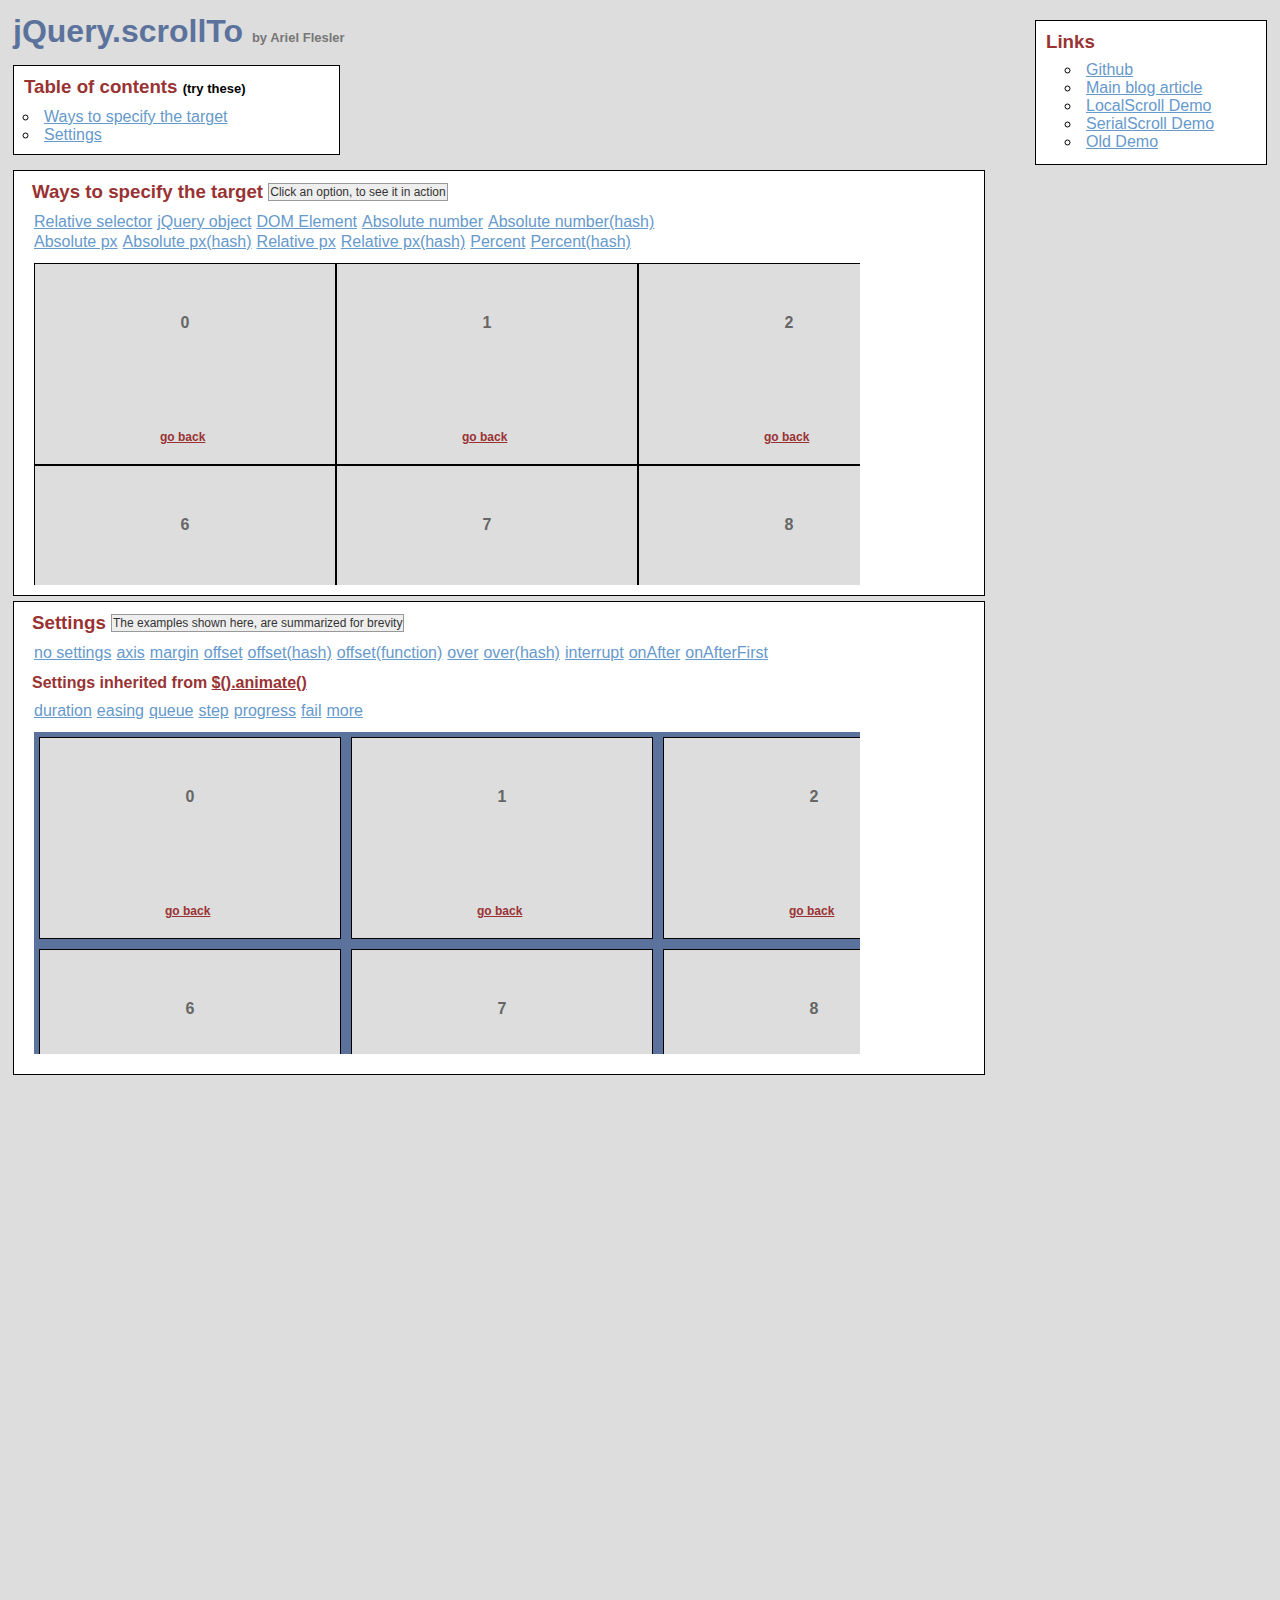
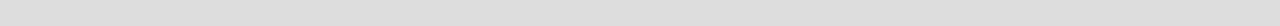
<file: js/jquery.scrollTo-2.1.2/demo/index.html>
<!DOCTYPE html PUBLIC "-//W3C//DTD XHTML 1.0 Transitional//EN" "http://www.w3.org/TR/xhtml1/DTD/xhtml1-transitional.dtd">
<html xmlns="http://www.w3.org/1999/xhtml">
<head>
	<meta http-equiv="Content-Type" content="text/html; charset=iso-8859-1" />
	<title>jQuery.scrollTo</title>
	<meta name="keywords" content="javascript, jquery, plugins, scroll, scrollTo, smooth, animation, to, effect, ariel, flesler, window, overflow, element, navigation, customizable" />
	<meta name="description" content="Demo of jQuery.scrollTo. Lightweight, cross-browser and highly customizable animated scrolling with jQuery, made by Ariel Flesler." />
	<meta name="robots" content="index,follow" />
	<link type="text/css" rel="stylesheet" href="css/style.css" />
	<script type="text/javascript" src="https://ajax.googleapis.com/ajax/libs/jquery/1.8.0/jquery.min.js"></script>
	<script type="text/javascript" src="../jquery.scrollTo.min.js"></script>
	<script type="text/javascript">
		jQuery(function( $ ){
			/**
			 * Demo binding and preparation, no need to read this part
			 */
				//borrowed from jQuery easing plugin
				//http://gsgd.co.uk/sandbox/jquery.easing.php
				$.easing.elasout = function(x, t, b, c, d) {
					var s=1.70158;var p=0;var a=c;
					if (t==0) return b;  if ((t/=d)==1) return b+c;  if (!p) p=d*.3;
					if (a < Math.abs(c)) { a=c; var s=p/4; }
					else var s = p/(2*Math.PI) * Math.asin (c/a);
					return a*Math.pow(2,-10*t) * Math.sin( (t*d-s)*(2*Math.PI)/p ) + c + b;
				};
				$('a.back').click(function() {
					$(this).parents('div.pane').scrollTo(0, 800, { queue:true });
					$(this).parents('div.section').find('span.message').text( this.title);
					return false;
				});
				//just for the example, to stop the click on the links.
				$('ul.links').click(function(e){
					var link = e.target;
					if (link.target === '_blank') {
						return;
					}
					e.preventDefault();
					link.blur();
					if (link.title) {
						$(this).parent().find('span.message').text(link.title);
					}
				});
			
			// This one is important, many browsers don't reset scroll on refreshes
			// Reset all scrollable panes to (0,0)
			$('div.pane').scrollTo(0);
			// Reset the screen to (0,0)
			$.scrollTo(0);
			
			// TOC, shows how to scroll the whole window
			$('#toc a').click(function() {//$.scrollTo works EXACTLY the same way, but scrolls the whole screen
				$.scrollTo(this.hash, 1500, { easing:'elasout' });
				$(this.hash).find('span.message').text(this.title);
				return false;
			});
			
			// Target examples bindings
			var $target = $('#pane-target');
			$('#target-examples a').click(function() {
				$target.stop(true);
			});

			$('#relative-selector').click(function() {
				$target.scrollTo('li:eq(7)', 800);
			});
			$('#jquery-object').click(function() {
				$target.scrollTo($('#pane-target li:eq(14)') , 800);
			});
			$('#dom-element').click(function() {
				$target.scrollTo(document.getElementById('twenty'), 800);
			});
			$('#absolute-number').click(function() {
				$target.scrollTo(150, 800);
			});
			$('#absolute-number-hash').click(function() {
				$target.scrollTo({ top:800, left:700}, 800);
			});
			$('#absolute-px').click(function() {
				$target.scrollTo('520px', 800);
			});
			$('#absolute-px-hash').click(function() {
				$target.scrollTo({top:'110px', left:'290px'}, 800);
			});
			$('#relative-px').click(function() {
				$target.scrollTo('+=100', 500);
			});
			$('#relative-px-hash').click(function() {				
				$target.scrollTo({top:'-=100px', left:'+=100'}, 500);
			});
			$('#percentage-px').click(function() {				
				$target.scrollTo('50%', 800);
			});
			$('#percentage-px-hash').click(function() {				
				$target.scrollTo({top:'50%', left:'20%'}, 800);
			});
			
			// Settings examples bindings, they will all scroll to the same place, with different settings
			var $settings = $('#pane-settings');
			$('#settings-examples a').click(function() {
				// before each animation, reset to (0,0), skip this.
				$settings.stop(true).scrollTo(0);
			});
			
			$('#settings-no').click(function() {
				$settings.scrollTo('li:eq(15)', 1000);
			});
			$('#settings-axis').click(function() {// only scroll horizontally
				$settings.scrollTo('li:eq(15)', 1000, { axis:'x' });
			});
			$('#settings-duration').click(function() {// it's the same as specifying it in the 2nd argument
				$settings.scrollTo('li:eq(15)', { duration: 3000 });
			});
			$('#settings-easing').click(function() {
				$settings.scrollTo('li:eq(15)', 2500, { easing:'elasout' });
			});
			$('#settings-margin').click(function() {//scroll to the "outer" position of the element
				$settings.scrollTo('li:eq(15)', 1000, { margin:true });
			});
			$('#settings-offset').click(function() {//same as { top:-50, left:-50 }
				$settings.scrollTo('li:eq(15)', 1000, { offset:-50 });
			});
			$('#settings-offset-hash').click(function() {
				$settings.scrollTo('li:eq(15)', 1000, { offset:{ top:-5, left:-30 } });
			});
			$('#settings-offset-function').click(function() {
				$settings.scrollTo('li:eq(15)', 1000, {offset: function() { return {top:-30, left:-5}; }});
			});
			$('#settings-over').click(function() {//same as { top:-50, left:-50 }
				$settings.scrollTo('li:eq(15)', 1000, { over:0.5 });
			});
			$('#settings-over-hash').click(function() {
				$settings.scrollTo('li:eq(15)', 1000, { over:{ top:0.2, left:-0.5 } });
			});
			$('#settings-interrupt').click(function() {
				$settings.scrollTo('li:eq(15)', 10000, { interrupt:true });
			});
			$('#settings-queue').click(function() {//in this case, having 'axis' as 'xy' or 'yx' matters.
				$settings.scrollTo('li:eq(15)', 2000, { queue:true });
			});
			$('#settings-onAfter').click(function() {
				$settings.scrollTo('li:eq(15)', 2000, { 
					onAfter:function() {
						$('#settings-message').text('Got there!');
					}
				});
			});
			$('#settings-onAfterFirst').click(function() {//onAfterFirst exists only when queuing
				$settings.scrollTo('li:eq(15)', 1600, { 
					queue:true,
					onAfterFirst:function() {
						$('#settings-message').text('Got there horizontally!');
					},
					onAfter:function() {
						$('#settings-message').text('Got there vertically!');
					}
				});
			});
			$('#settings-step').click(function() {
				$settings.scrollTo('li:eq(15)', 2000, {step:function(now) {
					$('#settings-message').text(now.toFixed(2));
				}});
			});
			$('#settings-progress').click(function() {
				$settings.scrollTo('li:eq(15)', 2000, {progress:function(_, now) {
					$('#settings-message').text(Math.round(now*100) + '%');
				}});
			});
			$('#settings-fail').click(function() {
				$settings.scrollTo('li:eq(15)', 10000, {interrupt:true, fail:function() {
					$('#settings-message').text('Scroll interrupted!');
				}});
			});
		});
	</script>
</head>
<body>
	<h1>jQuery.scrollTo&nbsp;<strong>by Ariel Flesler</strong></h1>
	
	<div id="toc" class="part">
		<h3>Table of contents&nbsp;<strong>(try these)</strong></h3>
		<ul>
			<li><a title="$.scrollTo('#target-examples', 800, {easing:'elasout'});" href="#target-examples">Ways to specify the target</a></li>
			<li><a title="$.scrollTo('#settings-examples', 800, {easing:'elasout'});" href="#settings-examples">Settings</a></li>
		</ul>
	</div>
	
	<div id="links" class="part">
		<h3>Links</h3>
		<ul>
			<li><a target="_blank" href="https://github.com/flesler/jquery.scrollTo">Github</a></li>
			<li><a target="_blank" href="http://flesler.blogspot.com/2007/10/jqueryscrollto.html">Main blog article</a></li>
			<li><a target="_blank" href="http://demos.flesler.com/jquery/localScroll/">LocalScroll Demo</a></li>
			<li><a target="_blank" href="http://demos.flesler.com/jquery/serialScroll/">SerialScroll Demo</a></li>
			<li><a target="_blank" href="index.old.html">Old Demo</a></li>
		</ul>
	</div>
	<div id="target-examples" class="section part">
		<h3>Ways to specify the target&nbsp;<span id="target-message" class="message">Click an option, to see it in action</span></h3>
		<ul class="links">
			<li><a title="$(...).scrollTo('li:eq(7)', 800);" id="relative-selector" href="#">Relative selector</a></li>
			<li><a title="$(...).scrollTo($('div li:eq(14)'), 800);" id="jquery-object" href="#">jQuery object</a></li>
			<li><a title="$(...).scrollTo(document.getElementById('twenty'), 800);" id="dom-element" href="#">DOM Element</a></li>
			<li><a title="$(...).scrollTo(150, 800);" id="absolute-number" href="#">Absolute number</a></li>
			<li><a title="$(...).scrollTo({ top:800, left:700}, 800);" id="absolute-number-hash" href="#">Absolute number(hash)</a></li>
		</ul>
		<ul class="links">
			<li><a title="$(...).scrollTo('520px', 800);" id="absolute-px" href="#">Absolute px</a></li>
			<li><a title="$(...).scrollTo({top:'110px', left:'290px'}, 800);" id="absolute-px-hash" href="#">Absolute px(hash)</a></li>
			<li><a title="$(...).scrollTo('+=100px', 800);" id="relative-px" href="#">Relative px</a></li>
			<li><a title="$(...).scrollTo({top:'-=100px', left:'+=100'}, 800);" id="relative-px-hash" href="#">Relative px(hash)</a></li>
			<li><a title="$(...).scrollTo('50%', 800);" id="percentage-px" href="#">Percent</a></li>
			<li><a title="$(...).scrollTo({top:'50%', left:'20%'}, 800);" id="percentage-px-hash" href="#">Percent(hash)</a></li>
		</ul>
		<div id="pane-target" class="pane">
			<ul class="elements" style="height:1011px; width:1820px;">
				<li><p>0</p><a href="#" title="$(...).scrollTo(0, 800, {queue:true});" class="back">go back</a></li><li><p>1</p><a href="#" title="$(...).scrollTo(0, 800, {queue:true});" class="back">go back</a></li><li><p>2</p><a href="#" title="$(...).scrollTo(0, 800, {queue:true});" class="back">go back</a></li><li><p>3</p><a href="#" title="$(...).scrollTo(0, 800, {queue:true});" class="back">go back</a></li><li><p>4</p><a href="#" title="$(...).scrollTo(0, 800, {queue:true});" class="back">go back</a></li><li><p>5</p><a href="#" title="$(...).scrollTo(0, 800, {queue:true});" class="back">go back</a></li><li><p>6</p><a href="#" title="$(...).scrollTo(0, 800, {queue:true});" class="back">go back</a></li><li><p>7</p><a href="#" title="$(...).scrollTo(0, 800, {queue:true});" class="back">go back</a></li><li><p>8</p><a href="#" title="$(...).scrollTo(0, 800, {queue:true});" class="back">go back</a></li><li><p>9</p><a href="#" title="$(...).scrollTo(0, 800, {queue:true});" class="back">go back</a></li><li><p>10</p><a href="#" title="$(...).scrollTo(0, 800, {queue:true});" class="back">go back</a></li><li><p>11</p><a href="#" title="$(...).scrollTo(0, 800, {queue:true});" class="back">go back</a></li><li><p>12</p><a href="#" title="$(...).scrollTo(0, 800, {queue:true});" class="back">go back</a></li><li><p>13</p><a href="#" title="$(...).scrollTo(0, 800, {queue:true});" class="back">go back</a></li><li><p>14</p><a href="#" title="$(...).scrollTo(0, 800, {queue:true});" class="back">go back</a></li><li><p>15</p><a href="#" title="$(...).scrollTo(0, 800, {queue:true});" class="back">go back</a></li><li><p>16</p><a href="#" title="$(...).scrollTo(0, 800, {queue:true});" class="back">go back</a></li><li><p>17</p><a href="#" title="$(...).scrollTo(0, 800, {queue:true});" class="back">go back</a></li><li><p>18</p><a href="#" title="$(...).scrollTo(0, 800, {queue:true});" class="back">go back</a></li><li><p>19</p><a href="#" title="$(...).scrollTo(0, 800, {queue:true});" class="back">go back</a></li><li id="twenty"><p>20</p><a href="#" title="$(...).scrollTo(0, 800, {queue:true});" class="back">go back</a></li><li><p>21</p><a href="#" title="$(...).scrollTo(0, 800, {queue:true});" class="back">go back</a></li><li><p>22</p><a href="#" title="$(...).scrollTo(0, 800, {queue:true});" class="back">go back</a></li><li><p>23</p><a href="#" title="$(...).scrollTo(0, 800, {queue:true});" class="back">go back</a></li><li><p>24</p><a href="#" title="$(...).scrollTo(0, 800, {queue:true});" class="back">go back</a></li><li><p>25</p><a href="#" title="$(...).scrollTo(0, 800, {queue:true});" class="back">go back</a></li><li><p>26</p><a href="#" title="$(...).scrollTo(0, 800, {queue:true});" class="back">go back</a></li><li><p>27</p><a href="#" title="$(...).scrollTo(0, 800, {queue:true});" class="back">go back</a></li><li><p>28</p><a href="#" title="$(...).scrollTo(0, 800, {queue:true});" class="back">go back</a></li><li><p>29</p><a href="#" title="$(...).scrollTo(0, 800, {queue:true});" class="back">go back</a></li>
			</ul>
		</div>
	</div>
	<div id="settings-examples" class="section part">
		<h3>Settings&nbsp;<span id="settings-message" class="message">The examples shown here, are summarized for brevity</span></h3>
		<ul class="links">
			<li><a title="$(...).scrollTo('li:eq(15)', 1000);" id="settings-no" href="#">no settings</a></li>
			<li><a title="$(...).scrollTo('li:eq(15)', 1000, {axis:'x'});//only scroll on this axis (can be x, y, xy or yx)" id="settings-axis" href="#">axis</a></li>
			<li><a title="$(...).scrollTo('li:eq(15)', 1000, {margin:true});//deduct the margin and border from the final position" id="settings-margin" href="#">margin</a></li>
			<li><a title="$(...).scrollTo('li:eq(15)', 1000, {offset:-50});//add or deduct from the final position" id="settings-offset" href="#">offset</a></li>
			<li><a title="$(...).scrollTo('li:eq(15)', 1000, {offset: {top:-5, left:-30} });" id="settings-offset-hash" href="#">offset(hash)</a></li>
			<li><a title="$(...).scrollTo('li:eq(15)', 1000, {offset: function() { return {top:-30, left:-5}; }});" id="settings-offset-function" href="#">offset(function)</a></li>
			<li><a title="$(...).scrollTo('li:eq(15)', 1000, {over:0.5});//add or deduct a fraction of its height/width" id="settings-over" href="#">over</a></li>
			<li><a title="$(...).scrollTo('li:eq(15)', 1000, {over:{top:0.2, left:-0.5});" id="settings-over-hash" href="#">over(hash)</a></li>
			<li><a title="Scroll manually to interrupt the animation" id="settings-interrupt" href="#">interrupt</a></li>
			<li><a title="$(...).scrollTo('li:eq(15)', 1600, {onAfter:function() { } });//called after the scrolling ends" id="settings-onAfter" href="#">onAfter</a></li>
			<li><a title="$(...).scrollTo('li:eq(15)', 1600, {queue:true, onAfterFirst:function() { } });//called after the first axis scrolled" id="settings-onAfterFirst" href="#">onAfterFirst</a></li>
		</ul>
		<h4>Settings inherited from <a href="http://api.jquery.com/animate/#animate-properties-options" target="_blank">$().animate()</a></h4>
		<ul class="links">
			<li><a title="$(...).scrollTo('li:eq(15)', {duration:3000});//another way of calling the plugin" id="settings-duration" href="#">duration</a></li>
			<li><a title="$(...).scrollTo('li:eq(15)', 2500, {easing:'elasout'});//specify an easing equation" id="settings-easing" href="#">easing</a></li>
			<li><a title="$(...).scrollTo('li:eq(15)', 1600, {queue:true});//scroll one axis, then the other" id="settings-queue" href="#">queue</a></li>
			<li><a title="$(...).scrollTo('li:eq(15)', 2500, {step:function() { }'});//specify a step function" id="settings-step" href="#">step</a></li>
			<li><a title="$(...).scrollTo('li:eq(15)', 2500, {progress:function() { }'});//specify a progress function" id="settings-progress" href="#">progress</a></li>
			<li><a title="Scroll manually to interrupt and trigger the callback" id="settings-fail" href="#">fail</a></li>
			<li><a href="http://api.jquery.com/animate/#animate-properties-options" target="_blank">more</a></li>
		</ul>
		<div id="pane-settings" class="pane">
			<ul class="elements" style="height:1062px;width:1877px;">
				<li><p>0</p><a href="#" title="$(...).scrollTo(0, 800, {queue:true});" class="back">go back</a></li><li><p>1</p><a href="#" title="$(...).scrollTo(0, 800, {queue:true});" class="back">go back</a></li><li><p>2</p><a href="#" title="$(...).scrollTo(0, 800, {queue:true});" class="back">go back</a></li><li><p>3</p><a href="#" title="$(...).scrollTo(0, 800, {queue:true});" class="back">go back</a></li><li><p>4</p><a href="#" title="$(...).scrollTo(0, 800, {queue:true});" class="back">go back</a></li><li><p>5</p><a href="#" title="$(...).scrollTo(0, 800, {queue:true});" class="back">go back</a></li><li><p>6</p><a href="#" title="$(...).scrollTo(0, 800, {queue:true});" class="back">go back</a></li><li><p>7</p><a href="#" title="$(...).scrollTo(0, 800, {queue:true});" class="back">go back</a></li><li><p>8</p><a href="#" title="$(...).scrollTo(0, 800, {queue:true});" class="back">go back</a></li><li><p>9</p><a href="#" title="$(...).scrollTo(0, 800, {queue:true});" class="back">go back</a></li><li><p>10</p><a href="#" title="$(...).scrollTo(0, 800, {queue:true});" class="back">go back</a></li><li><p>11</p><a href="#" title="$(...).scrollTo(0, 800, {queue:true});" class="back">go back</a></li><li><p>12</p><a href="#" title="$(...).scrollTo(0, 800, {queue:true});" class="back">go back</a></li><li><p>13</p><a href="#" title="$(...).scrollTo(0, 800, {queue:true});" class="back">go back</a></li><li><p>14</p><a href="#" title="$(...).scrollTo(0, 800, {queue:true});" class="back">go back</a></li><li><p>15</p><a href="#" title="$(...).scrollTo(0, 800, {queue:true});" class="back">go back</a></li><li><p>16</p><a href="#" title="$(...).scrollTo(0, 800, {queue:true});" class="back">go back</a></li><li><p>17</p><a href="#" title="$(...).scrollTo(0, 800, {queue:true});" class="back">go back</a></li><li><p>18</p><a href="#" title="$(...).scrollTo(0, 800, {queue:true});" class="back">go back</a></li><li><p>19</p><a href="#" title="$(...).scrollTo(0, 800, {queue:true});" class="back">go back</a></li><li><p>20</p><a href="#" title="$(...).scrollTo(0, 800, {queue:true});" class="back">go back</a></li><li><p>21</p><a href="#" title="$(...).scrollTo(0, 800, {queue:true});" class="back">go back</a></li><li><p>22</p><a href="#" title="$(...).scrollTo(0, 800, {queue:true});" class="back">go back</a></li><li><p>23</p><a href="#" title="$(...).scrollTo(0, 800, {queue:true});" class="back">go back</a></li><li><p>24</p><a href="#" title="$(...).scrollTo(0, 800, {queue:true});" class="back">go back</a></li><li><p>25</p><a href="#" title="$(...).scrollTo(0, 800, {queue:true});" class="back">go back</a></li><li><p>26</p><a href="#" title="$(...).scrollTo(0, 800, {queue:true});" class="back">go back</a></li><li><p>27</p><a href="#" title="$(...).scrollTo(0, 800, {queue:true});" class="back">go back</a></li><li><p>28</p><a href="#" title="$(...).scrollTo(0, 800, {queue:true});" class="back">go back</a></li><li><p>29</p><a href="#" title="$(...).scrollTo(0, 800, {queue:true});" class="back">go back</a></li>
			</ul>
		</div>
	</div>
</body>
</html>
</file>
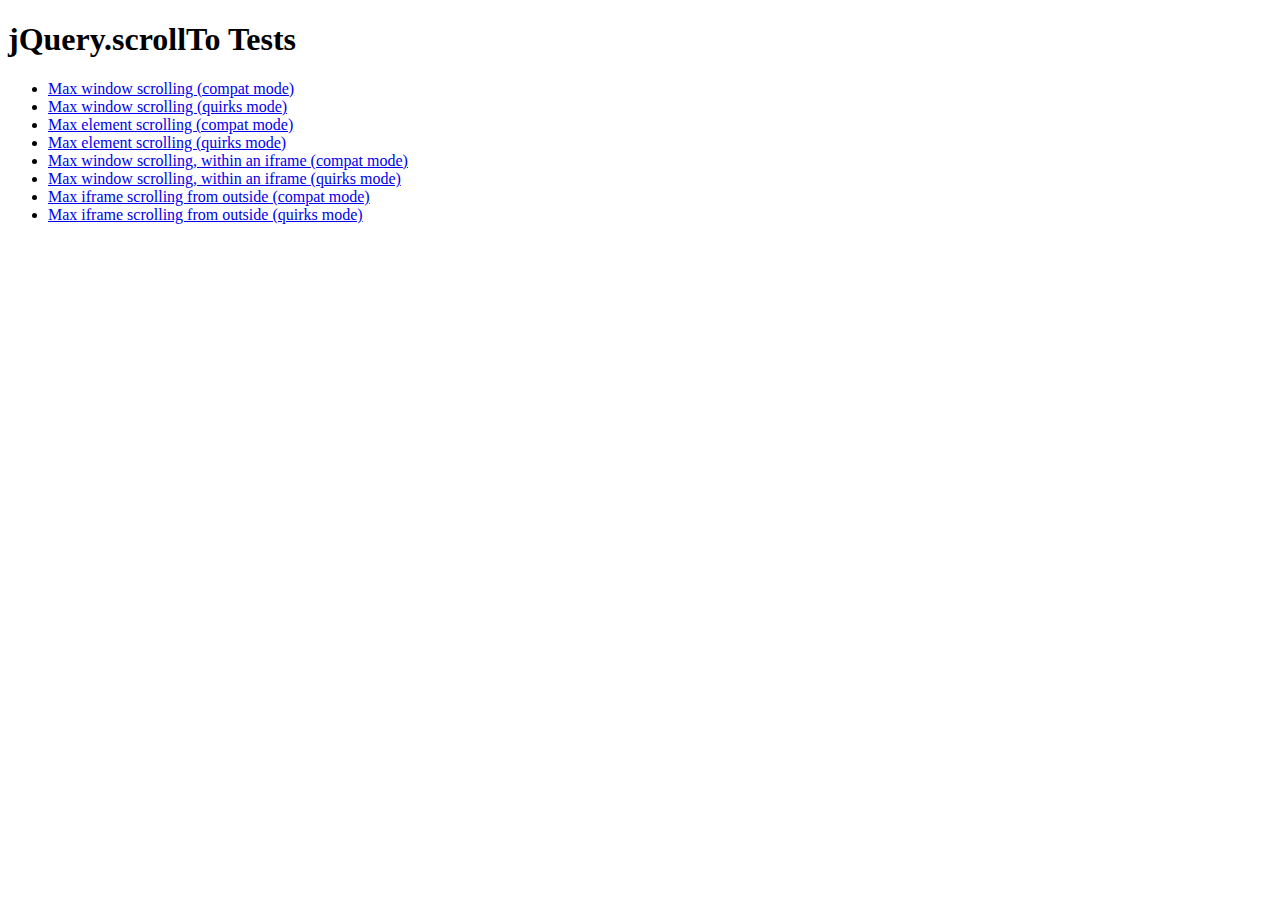
<file: js/jquery.scrollTo-2.1.2/tests/index.html>
<!DOCTYPE html PUBLIC "-//W3C//DTD XHTML 1.0 Transitional//EN" "http://www.w3.org/TR/xhtml1/DTD/xhtml1-transitional.dtd">
<html xmlns="http://www.w3.org/1999/xhtml">
<head>
	<meta http-equiv="Content-Type" content="text/html; charset=iso-8859-1" />
	<title>jQuery.scrollTo Tests</title>
	<meta name="keywords" content="javascript, jquery, plugins, scroll, scrollTo, smooth, animation, to, effect, ariel, flesler, window, overflow, element, navigation, customizable" />
	<meta name="description" content="Tests for jQuery ScrollTo. Made by Ariel Flesler." />
	<meta name="robots" content="index,follow" />
</head>
<body>
	<h1>jQuery.scrollTo Tests</h1>
	
	<ul>
		<li><a href="WinMaxY-compat.html">Max window scrolling (compat mode)</a></li>
		<li><a href="WinMaxY-quirks.html">Max window scrolling (quirks mode)</a></li>
		<li><a href="ElemMaxY-compat.html">Max element scrolling (compat mode)</a></li>
		<li><a href="ElemMaxY-quirks.html">Max element scrolling (quirks mode)</a></li>
		<li><a href="WinMaxY-with-iframe-compat.html">Max window scrolling, within an iframe (compat mode)</a></li>
		<li><a href="WinMaxY-with-iframe-quirks.html">Max window scrolling, within an iframe (quirks mode)</a></li>
		<li><a href="WinMaxY-to-iframe-compat.html">Max iframe scrolling from outside (compat mode)</a></li>
		<li><a href="WinMaxY-to-iframe-quirks.html">Max iframe scrolling from outside (quirks mode)</a></li>
	</ul>
</body>
</html>
</file>
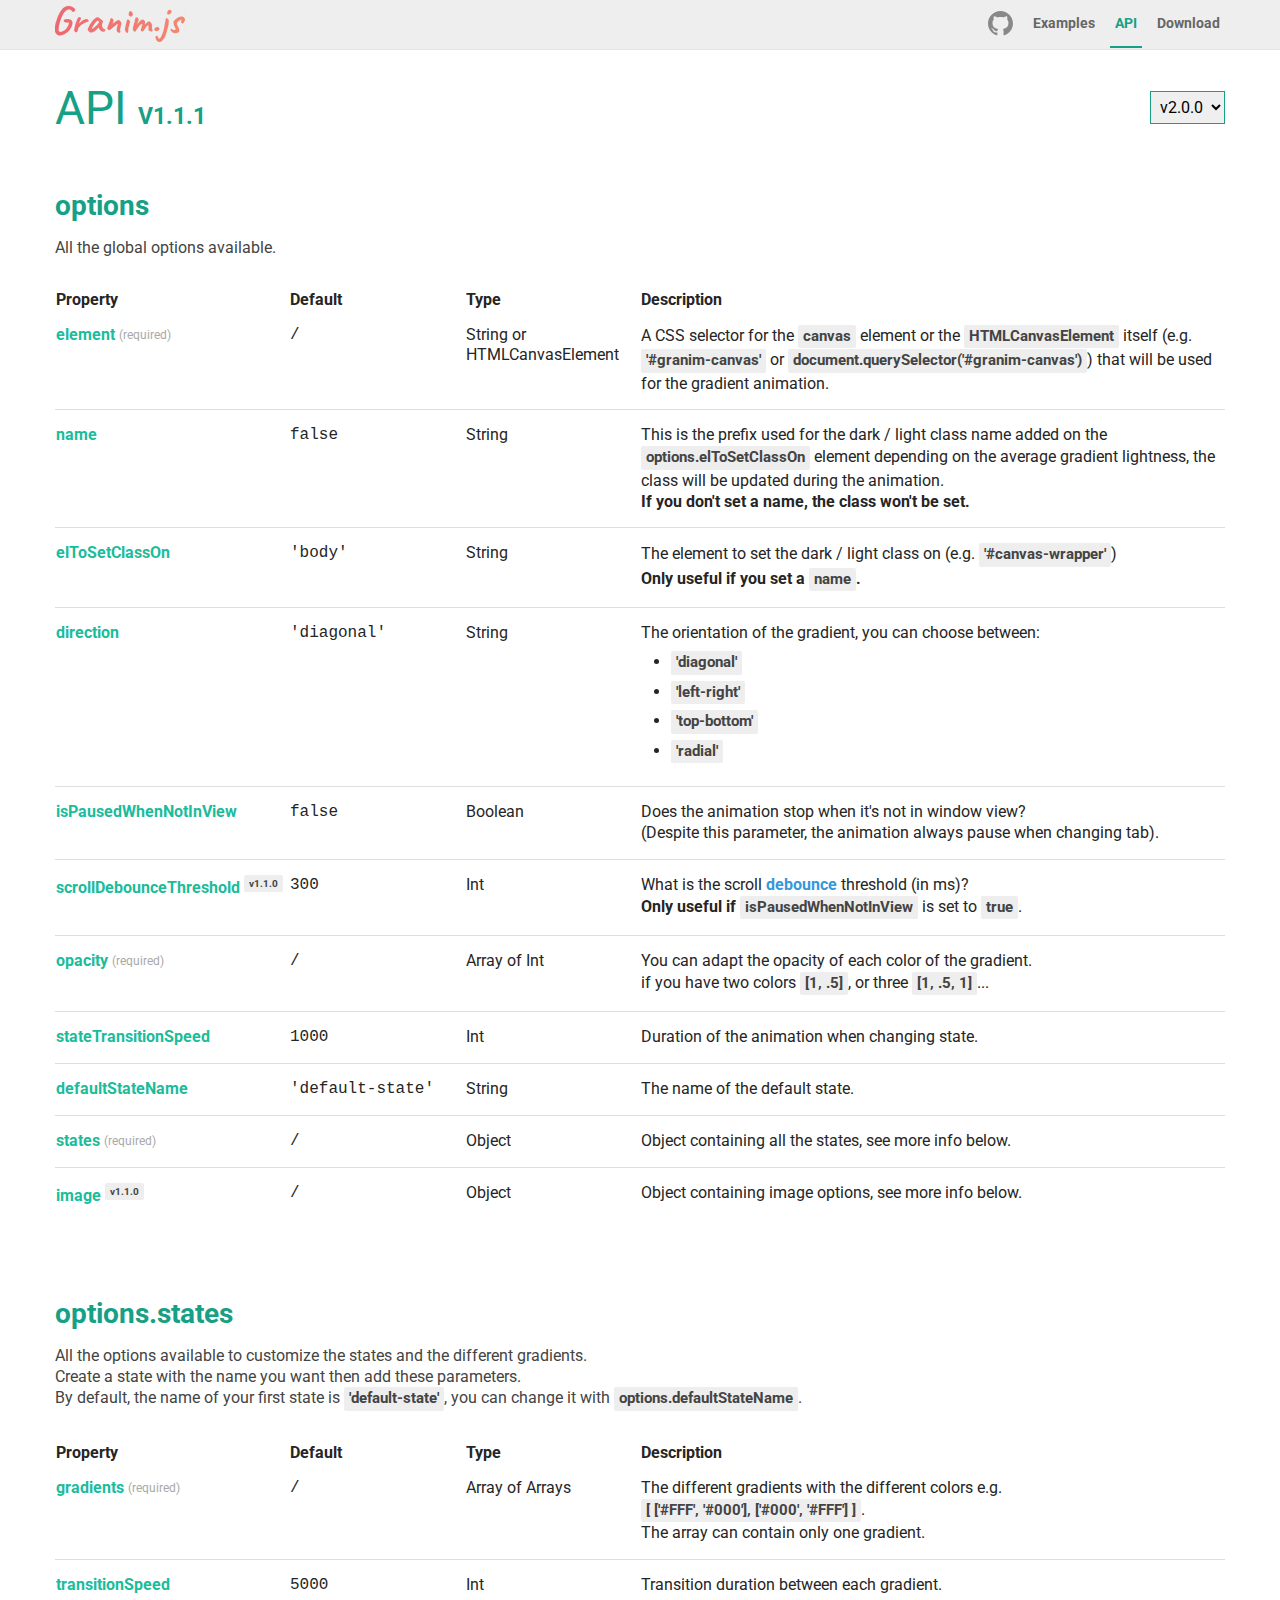
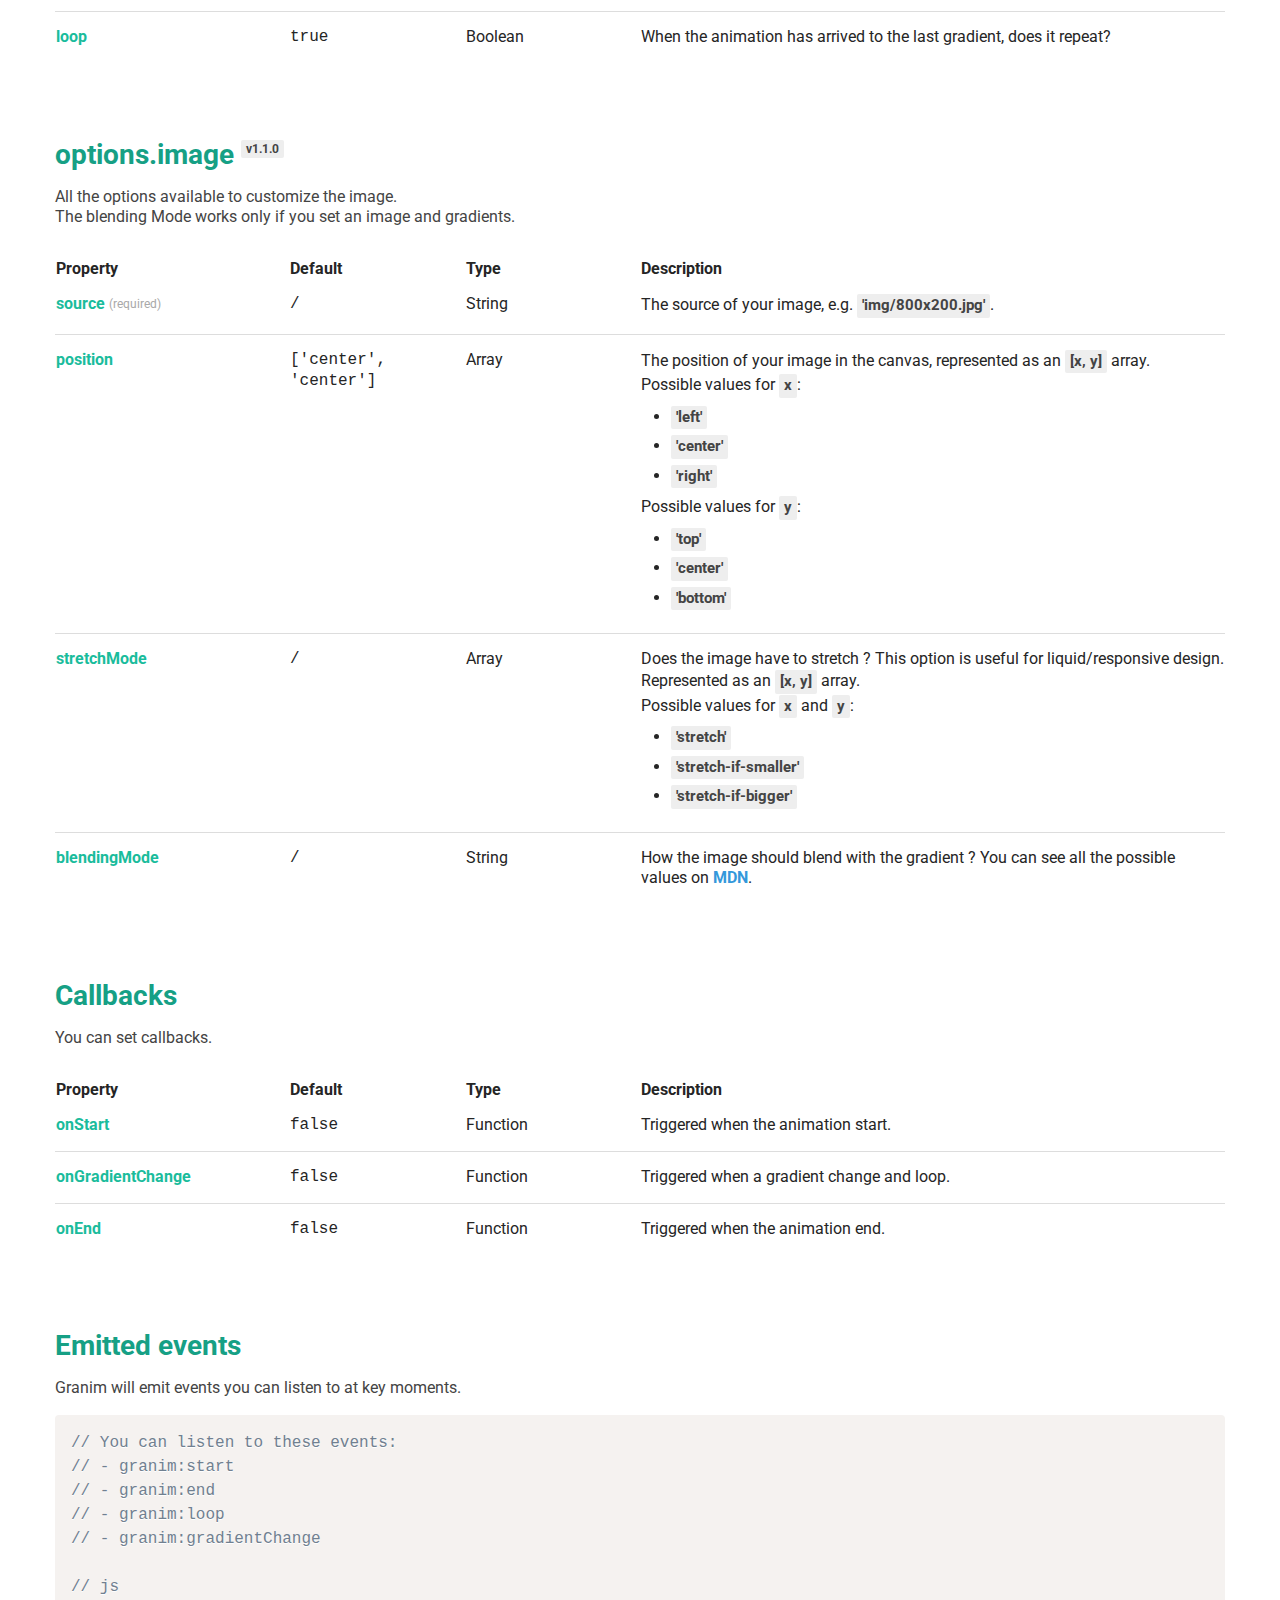
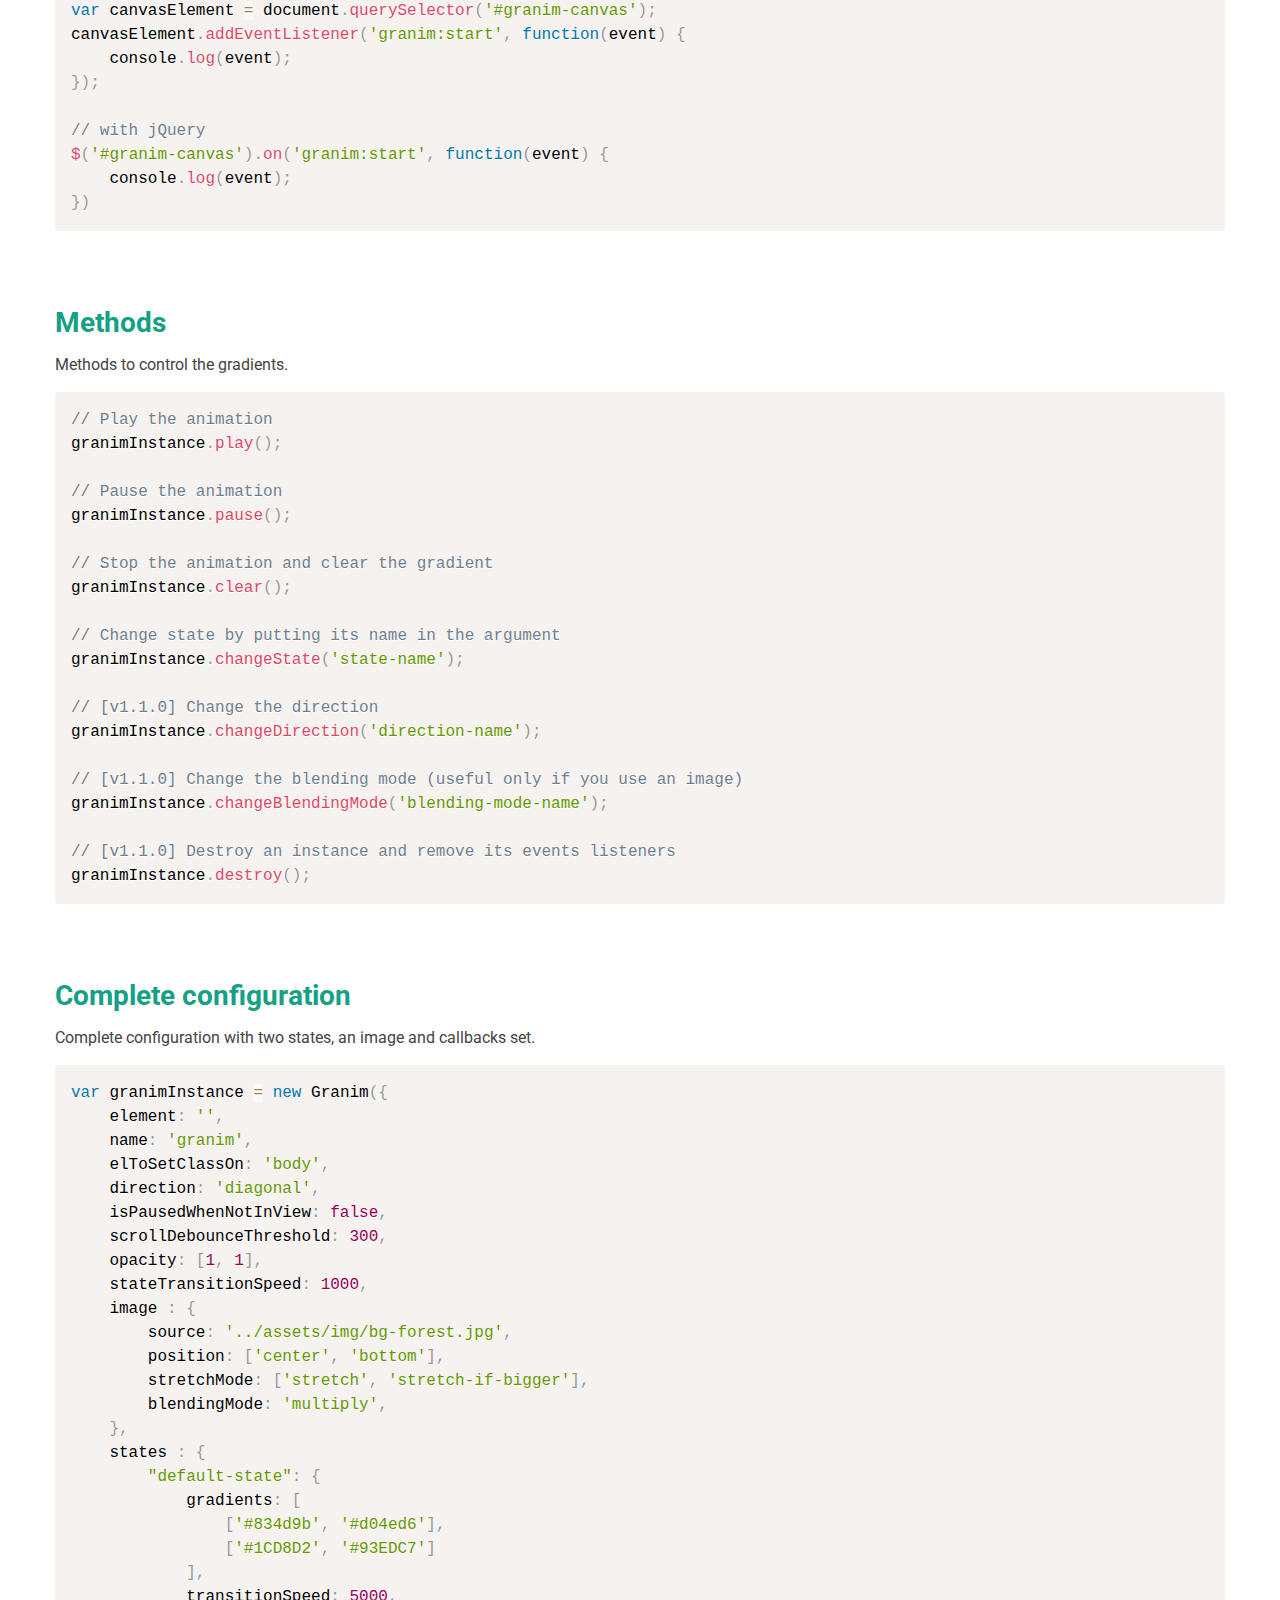
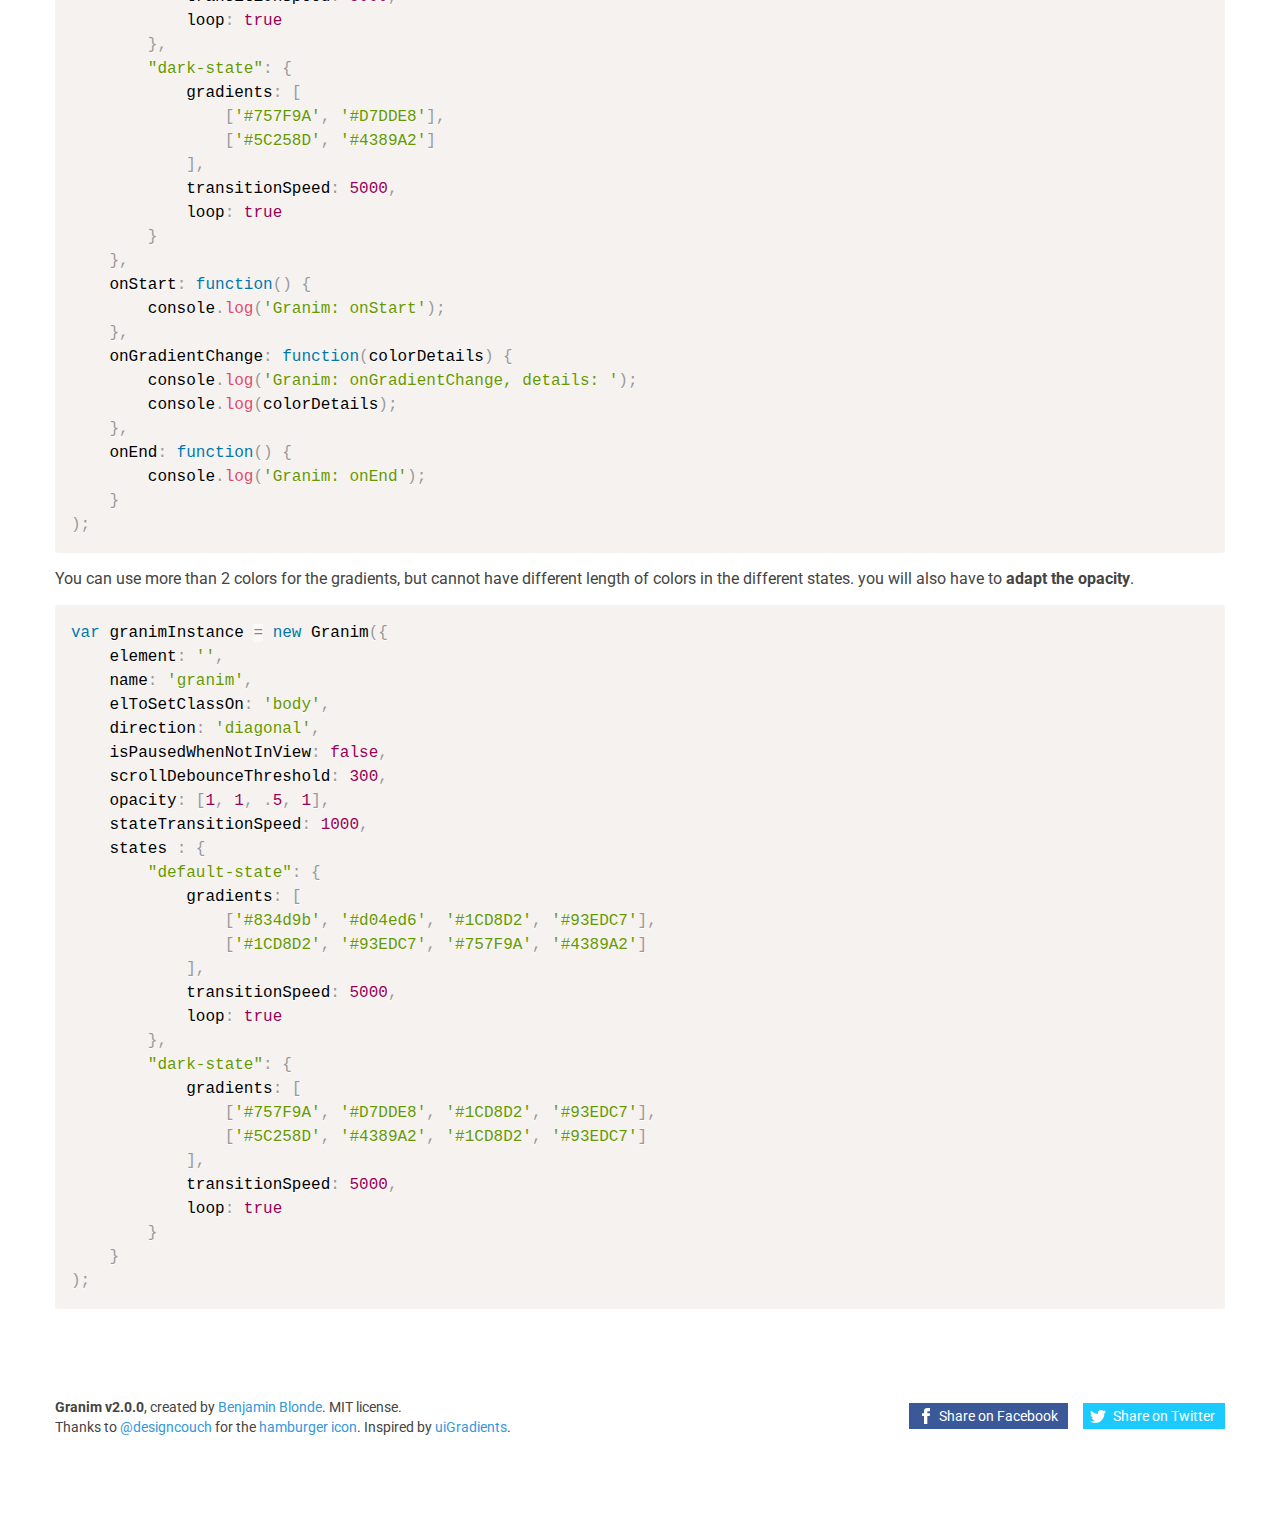
<file: js/granim.js-2.0.0/docs/api-v1.1.1.html>
<!DOCTYPE html><html lang="en"><head><title>API V1.1.1 | Granim.js</title><meta name="description" content="API for granim.js. Gradients animations in javascript."><meta charset="UTF-8"><meta name="viewport" content="user-scalable=no, width=device-width, initial-scale=1, maximum-scale=1"><link type="text/css" rel="stylesheet" href="assets/css/style.css"><link type="text/css" rel="stylesheet" href="https://fonts.googleapis.com/css?family=Roboto:400,400italic,700"><link rel="icon" href="favicon.ico" type="image/x-icon"><!-- Facebook Metas--><meta property="og:url" content="http://sarcadass.github.io/granim.js"><meta property="og:type" content="website"><meta property="og:title" content="Granim.js"><meta property="og:description" content="Create fluid and interactive gradients animations with this small (&lt; 17kB) .js library"><meta property="og:image" content="http://sarcadass.github.io/granim.js/assets/img/social-image.png"><!-- Twitter Metas--><meta property="twitter:card" content="summary_large_image"><meta property="twitter:creator" content="@Sarcadass"><meta property="twitter:title" content="Granim.js"><meta property="twitter:description" content="Create fluid and interactive gradients animations with this small (&lt; 17kB) .js library"><meta property="twitter:image" content="http://sarcadass.github.io/granim.js/assets/img/social-image.png"><meta property="twitter:image:width" content="1200"><meta property="twitter:image:height" content="630"><link type="text/css" rel="stylesheet" href="assets/css/prism.css"></head><body class="api"><header class="main-header"><div class="container clearfix"><div class="bloc-logo"><canvas id="logo-canvas"></canvas><a class="logo-mask" href="index.html">Granim.js</a></div><div class="main-nav"><div class="hamburger-icon"><span></span><span></span><span></span><span></span><span></span><span></span></div><nav><ul class="clearfix"><li><a class="text-link" href="https://github.com/sarcadass/granim.js/releases" target="_blank" rel="external">Download</a></li><li><a class="text-link" id="nav-api" href="api-v2.0.0.html">API</a></li><li><a class="text-link" id="nav-examples" href="examples.html">Examples</a></li><li><a class="github" href="https://github.com/sarcadass/granim.js" target="_blank" title="Github" rel="external"><svg xmlns="http://www.w3.org/2000/svg" viewBox="0 0 25 25">
    <g>
        <path fill-rule="evenodd" clip-rule="evenodd" fill="#221E1B" d="M12.476,0C5.587,0,0,5.586,0,12.476
		c0,5.512,3.575,10.189,8.533,11.842c0.623,0.113,0.853-0.271,0.853-0.604c0-0.296-0.011-1.279-0.017-2.32
		c-3.471,0.754-4.203-1.473-4.203-1.473c-0.568-1.444-1.386-1.827-1.386-1.827c-1.132-0.772,0.085-0.758,0.085-0.758
		c1.253,0.088,1.913,1.286,1.913,1.286c1.113,1.908,2.919,1.356,3.631,1.039c0.112-0.81,0.435-1.358,0.791-1.67
		c-2.771-0.315-5.684-1.385-5.684-6.167c0-1.362,0.487-2.475,1.286-3.349c-0.13-0.314-0.558-1.582,0.121-3.301
		c0,0,1.047-0.336,3.432,1.278c0.995-0.276,2.062-0.415,3.122-0.419c1.061,0.004,2.129,0.143,3.125,0.419
		c2.384-1.614,3.43-1.278,3.43-1.278c0.68,1.719,0.25,2.987,0.122,3.301c0.801,0.874,1.283,1.986,1.283,3.349
		c0,4.792-2.918,5.847-5.696,6.157c0.447,0.385,0.847,1.146,0.847,2.309c0,1.671-0.015,3.015-0.015,3.424
		c0,0.333,0.224,0.723,0.855,0.602c4.957-1.652,8.526-6.329,8.526-11.84C24.953,5.586,19.365,0,12.476,0z"/>
        <path fill="#221E1B" d="M4.726,17.914c-0.028,0.062-0.124,0.081-0.213,0.037c-0.091-0.04-0.142-0.124-0.113-0.188
		c0.028-0.063,0.125-0.082,0.214-0.038C4.705,17.766,4.757,17.852,4.726,17.914L4.726,17.914z M4.572,17.8"/>
        <path fill="#221E1B" d="M5.231,18.477c-0.059,0.057-0.176,0.031-0.255-0.058c-0.081-0.086-0.096-0.202-0.036-0.256
		c0.061-0.058,0.173-0.033,0.256,0.055C5.277,18.306,5.293,18.421,5.231,18.477L5.231,18.477z M5.112,18.351"/>
        <path fill="#221E1B" d="M5.723,19.195c-0.076,0.055-0.201,0.003-0.278-0.105c-0.077-0.112-0.077-0.245,0.001-0.298
		c0.078-0.055,0.201-0.006,0.279,0.103C5.801,19.009,5.801,19.142,5.723,19.195L5.723,19.195z M5.723,19.195"/>
        <path fill="#221E1B" d="M6.397,19.892c-0.069,0.074-0.214,0.055-0.321-0.049c-0.108-0.102-0.14-0.245-0.072-0.319
		c0.07-0.076,0.216-0.054,0.324,0.048C6.437,19.673,6.469,19.815,6.397,19.892L6.397,19.892z M6.397,19.892"/>
        <path fill="#221E1B" d="M7.328,20.294c-0.031,0.097-0.171,0.141-0.313,0.101c-0.141-0.043-0.233-0.158-0.205-0.256
		c0.029-0.099,0.171-0.146,0.313-0.101C7.263,20.08,7.355,20.194,7.328,20.294L7.328,20.294z M7.328,20.294"/>
        <path fill="#221E1B" d="M8.347,20.368c0.004,0.102-0.116,0.188-0.264,0.189c-0.149,0.005-0.271-0.079-0.272-0.181
		c0-0.104,0.117-0.188,0.267-0.19C8.226,20.185,8.347,20.266,8.347,20.368L8.347,20.368z M8.347,20.368"/>
        <path fill="#221E1B" d="M9.297,20.206c0.018,0.1-0.084,0.203-0.232,0.231c-0.145,0.025-0.279-0.036-0.297-0.135
		C8.749,20.2,8.856,20.097,8.999,20.07C9.147,20.044,9.279,20.104,9.297,20.206L9.297,20.206z M9.297,20.206"/>
    </g>
</svg>
</a></li></ul></nav></div></div></header><div class="main-content"><div class="container bloc"><div class="title-bloc"><h1>API <span class="api-version">V1.1.1</span></h1><select id="version-select"><option value="/api-v2.0.0.html">v2.0.0</option><option value="/api-v1.1.1.html">v1.1.1</option></select></div><h2>options</h2><p>All the global options available.</p><table class="api-list"><thead><tr><th>Property</th><th>Default</th><th>Type</th><th>Description</th></tr></thead><tbody><tr><td>element <span class="required">(required)</span></td><td>/</td><td>String or HTMLCanvasElement</td><td>A CSS selector for the <span class="snippet">canvas</span> element or the <span class="snippet">HTMLCanvasElement</span> itself (e.g. <span class="snippet">'#granim-canvas'</span> or <span class="snippet">document.querySelector('#granim-canvas')</span>) that will be used for the gradient animation.</td></tr><tr><td>name</td><td>false</td><td>String</td><td>This is the prefix used for the dark / light class name added
on the <span class="snippet">options.elToSetClassOn</span> element depending on the average gradient lightness,
the class will be updated during the animation.<br><strong>If you don't set a name, the class won't be set.</strong></td></tr><tr><td>elToSetClassOn</td><td>'body'</td><td>String</td><td>The element to set the dark / light class on (e.g. <span class="snippet">'#canvas-wrapper'</span>)<br><strong>Only useful if you set a <span class="snippet">name</span>.</strong></td></tr><tr><td>direction</td><td>'diagonal'</td><td>String</td><td>The orientation of the gradient, you can choose between:<ul><li><span class="snippet">'diagonal'</span></li><li><span class="snippet">'left-right'</span></li><li><span class="snippet">'top-bottom'</span></li><li><span class="snippet">'radial'</span></li></ul></td></tr><tr><td>isPausedWhenNotInView</td><td>false</td><td>Boolean</td><td>Does the animation stop when it's not in window view?<br>
(Despite this parameter, the animation always pause
when changing tab).</td></tr><tr><td>scrollDebounceThreshold <span class="version">v1.1.0</span></td><td>300</td><td>Int</td><td>What is the scroll <a class="link" href="https://css-tricks.com/debouncing-throttling-explained-examples/" target="_blank">debounce</a> threshold (in ms)?<br><strong>Only useful if </strong><span class="snippet">isPausedWhenNotInView</span> is set to <span class="snippet">true</span>.</td></tr><tr><td>opacity <span class="required">(required)</span></td><td>/</td><td>Array of Int</td><td>You can adapt the opacity of each color of the gradient.<br>
if you have two colors <span class="snippet">[1, .5]</span>,
or three <span class="snippet">[1, .5, 1]</span>...</td></tr><tr><td>stateTransitionSpeed</td><td>1000</td><td>Int</td><td>Duration of the animation when changing state.</td></tr><tr><td>defaultStateName</td><td>'default-state'</td><td>String</td><td>The name of the default state.</td></tr><tr><td>states <span class="required">(required)</span></td><td>/</td><td>Object</td><td>Object containing all the states, see more info below.</td></tr><tr><td>image <span class="version">v1.1.0</span></td><td>/</td><td>Object</td><td>Object containing image options, see more info below.</td></tr></tbody></table></div><div class="container bloc"><h2>options.states</h2><p>All the options available to customize the states and the different gradients.<br>
Create a state with the name you want then add these parameters.<br>
By default, the name of your first state is <span class="snippet">'default-state'</span>, you can change it with <span class="snippet">options.defaultStateName</span>.</p><table class="api-list"><thead><tr><th>Property</th><th>Default</th><th>Type</th><th>Description</th></tr></thead><tbody><tr><td>gradients <span class="required">(required)</span></td><td>/</td><td>Array of Arrays</td><td>The different gradients with the different colors
e.g. <span class="snippet">[ ['#FFF', '#000'],
['#000', '#FFF'] ]</span>.<br>
The array can contain only one gradient.</td></tr><tr><td>transitionSpeed</td><td>5000</td><td>Int</td><td>Transition duration between each gradient.</td></tr><tr><td>loop</td><td>true</td><td>Boolean</td><td>When the animation has arrived to the last gradient, does it repeat?</td></tr></tbody></table></div><div class="container bloc" id="options-image"><h2>options.image <span class="version">v1.1.0</span></h2><p>All the options available to customize the image.<br>
The blending Mode works only if you set an image and gradients.</p><table class="api-list"><thead><tr><th>Property</th><th>Default</th><th>Type</th><th>Description</th></tr></thead><tbody><tr><td>source <span class="required">(required)</span></td><td>/</td><td>String</td><td>The source of your image,
e.g. <span class="snippet">'img/800x200.jpg'</span>.</td></tr><tr><td>position</td><td>['center', 'center']</td><td>Array</td><td>The position of your image in the canvas, represented as an <span class="snippet">[x, y]</span> array.<br>
Possible values for <span class="snippet">x</span>:<ul><li><span class="snippet">'left'</span></li><li><span class="snippet">'center'</span></li><li><span class="snippet">'right'</span></li></ul>Possible values for <span class="snippet">y</span>:<ul><li><span class="snippet">'top'</span></li><li><span class="snippet">'center'</span></li><li><span class="snippet">'bottom'</span></li></ul></td></tr><tr><td>stretchMode</td><td>/</td><td>Array</td><td>Does the image have to stretch ? This option is useful for liquid/responsive design.
Represented as an <span class="snippet">[x, y]</span> array.<br>
Possible values for <span class="snippet">x</span> and <span class="snippet">y</span>:<ul><li><span class="snippet">'stretch'</span></li><li><span class="snippet">'stretch-if-smaller'</span></li><li><span class="snippet">'stretch-if-bigger'</span></li></ul></td></tr><tr><td>blendingMode</td><td>/</td><td>String</td><td>How the image should blend with the gradient ?
You can see all the possible values on&nbsp;<a class="link" href="https://developer.mozilla.org/fr/docs/Web/API/CanvasRenderingContext2D/globalCompositeOperation" target="_blank">MDN</a>.</td></tr></tbody></table></div><div class="container bloc"><h2>Callbacks</h2><p>You can set callbacks.</p><table class="api-list"><thead><tr><th>Property</th><th>Default</th><th>Type</th><th>Description</th></tr></thead><tbody><tr><td>onStart</td><td>false</td><td>Function</td><td>Triggered when the animation start.</td></tr><tr><td>onGradientChange</td><td>false</td><td>Function</td><td>Triggered when a gradient change and loop.</td></tr><tr><td>onEnd</td><td>false</td><td>Function</td><td>Triggered when the animation end.</td></tr></tbody></table></div><div class="container bloc"><h2>Emitted events</h2><p>Granim will emit events you can listen to at key moments.</p><pre><code class="language-js">// You can listen to these events:
// - granim:start
// - granim:end
// - granim:loop
// - granim:gradientChange
<br>
// js
var canvasElement = document.querySelector('#granim-canvas');
canvasElement.addEventListener('granim:start', function(event) {
    console.log(event);
});
<br>
// with jQuery
$('#granim-canvas').on('granim:start', function(event) {
    console.log(event);
})</code></pre></div><div class="container bloc"><h2>Methods</h2><p>Methods to control the gradients.</p><pre><code class="language-js">// Play the animation
granimInstance.play();
<br>
// Pause the animation
granimInstance.pause();
<br>
// Stop the animation and clear the gradient
granimInstance.clear();
<br>
// Change state by putting its name in the argument
granimInstance.changeState('state-name');
<br>
// [v1.1.0] Change the direction
granimInstance.changeDirection('direction-name');
<br>
// [v1.1.0] Change the blending mode (useful only if you use an image)
granimInstance.changeBlendingMode('blending-mode-name');
<br>
// [v1.1.0] Destroy an instance and remove its events listeners
granimInstance.destroy();</code></pre></div><div class="container bloc"><h2>Complete configuration</h2><p>Complete configuration with two states, an image and callbacks set.</p><pre><code class="language-js">var granimInstance = new Granim({
    element: '',
    name: 'granim',
    elToSetClassOn: 'body',
    direction: 'diagonal',
    isPausedWhenNotInView: false,
    scrollDebounceThreshold: 300,
    opacity: [1, 1],
    stateTransitionSpeed: 1000,
    image : {
        source: '../assets/img/bg-forest.jpg',
        position: ['center', 'bottom'],
        stretchMode: ['stretch', 'stretch-if-bigger'],
        blendingMode: 'multiply',
    },
    states : {
        "default-state": {
            gradients: [
                ['#834d9b', '#d04ed6'],
                ['#1CD8D2', '#93EDC7']
            ],
            transitionSpeed: 5000,
            loop: true
        },
        "dark-state": {
            gradients: [
                ['#757F9A', '#D7DDE8'],
                ['#5C258D', '#4389A2']
            ],
            transitionSpeed: 5000,
            loop: true
        }
    },
    onStart: function() {
        console.log('Granim: onStart');
    },
    onGradientChange: function(colorDetails) {
        console.log('Granim: onGradientChange, details: ');
        console.log(colorDetails);
    },
    onEnd: function() {
        console.log('Granim: onEnd');
    }
);</code></pre><p>You can use more than 2 colors for the gradients,
but cannot have different length of colors in the
different states. you will also have to
<strong>adapt the opacity</strong>.</p><pre><code class="language-js">var granimInstance = new Granim({
    element: '',
    name: 'granim',
    elToSetClassOn: 'body',
    direction: 'diagonal',
    isPausedWhenNotInView: false,
    scrollDebounceThreshold: 300,
    opacity: [1, 1, .5, 1],
    stateTransitionSpeed: 1000,
    states : {
        "default-state": {
            gradients: [
                ['#834d9b', '#d04ed6', '#1CD8D2', '#93EDC7'],
                ['#1CD8D2', '#93EDC7', '#757F9A', '#4389A2']
            ],
            transitionSpeed: 5000,
            loop: true
        },
        "dark-state": {
            gradients: [
                ['#757F9A', '#D7DDE8', '#1CD8D2', '#93EDC7'],
                ['#5C258D', '#4389A2', '#1CD8D2', '#93EDC7']
            ],
            transitionSpeed: 5000,
            loop: true
        }
    }
);</code></pre></div><div class="footer container bloc clearfix"><p><strong>Granim v<span>2.0.0</span></strong>, created by <a href="https://twitter.com/Sarcadass" target="_blank">Benjamin Blonde</a>.
MIT license.<br>
Thanks to <a href="https://twitter.com/designcouch" target="_blank">@designcouch</a>
for the <a href="https://codepen.io/designcouch/pen/Atyop" target="_blank">hamburger icon</a>.
Inspired by <a href="http://uigradients.com/" target="_blank">uiGradients</a>.</p><div class="bloc-social"><a class="cta-social cta-facebook" href="http://www.facebook.com/sharer.php?u=http://sarcadass.github.io/granim.js" target="_blank"><svg version="1.1" xmlns="http://www.w3.org/2000/svg" x="0px" y="0px" width="16px" height="16px" viewBox="0 0 16 16" enable-background="new 0 0 16 16" xml:space="preserve">
<path d="M8,5.333H6V8h2v8h3.334V8h2.428L14,5.333h-2.666V4.222c0-0.637,0.127-0.889,0.742-0.889H14V0h-2.539
	C9.064,0,8,1.055,8,3.077V5.333z"/>
</svg>
Share on Facebook</a><a class="cta-social cta-twitter" href="https://twitter.com/share?text=Create%20fluid%20and%20interactive%20gradients%20animations%20with%20this%20small%20%28&lt;%2010kB%29%20.js%20library&amp;via=Sarcadass&amp;url=http%3A%2F%2Fsarcadass.github.io%2Fgranim.js" target="_blank"><svg version="1.1" xmlns="http://www.w3.org/2000/svg"x="0px" y="0px" width="16px" height="16px" viewBox="0 0 16 16" enable-background="new 0 0 16 16" xml:space="preserve">
<path d="M16,3.538c-0.588,0.261-1.221,0.437-1.885,0.516c0.677-0.406,1.198-1.049,1.442-1.816c-0.634,0.376-1.337,0.65-2.084,0.797
	c-0.599-0.638-1.452-1.037-2.396-1.037c-2.119,0-3.676,1.977-3.198,4.03c-2.727-0.137-5.146-1.444-6.765-3.43
	c-0.86,1.475-0.446,3.405,1.016,4.383C1.592,6.964,1.085,6.817,0.644,6.571C0.607,8.092,1.698,9.514,3.276,9.83
	C2.814,9.956,2.308,9.985,1.793,9.887C2.21,11.19,3.422,12.14,4.86,12.166c-1.38,1.082-3.119,1.565-4.86,1.36
	C1.453,14.458,3.179,15,5.032,15c6.094,0,9.539-5.146,9.33-9.763C15.003,4.774,15.561,4.195,16,3.538z"/>
</svg>
Share on Twitter</a></div></div></div><script src="assets/js/vendor/jquery-3.1.0.min.js"></script><script src="assets/js/vendor/granim.min.js"></script><script src="assets/js/vendor/prism.js"></script><script type="text/javascript">var pageId = 'api';</script><script src="assets/js/script.js"></script><script type="text/javascript">(function(i, s, o, g, r, a, m) {
  i['GoogleAnalyticsObject'] = r;
  i[r] = i[r] || function() {
    (i[r].q = i[r].q || []).push(arguments)
  }, i[r].l = 1 * new Date();
  a = s.createElement(o),
  m = s.getElementsByTagName(o)[0];
  a.async = 1;
  a.src = g;
  m.parentNode.insertBefore(a, m)
})(window, document, 'script', 'https://www.google-analytics.com/analytics.js', 'ga');
ga('create', 'UA-83387901-1', 'auto');
ga('send', 'pageview');</script></body></html>
</file>
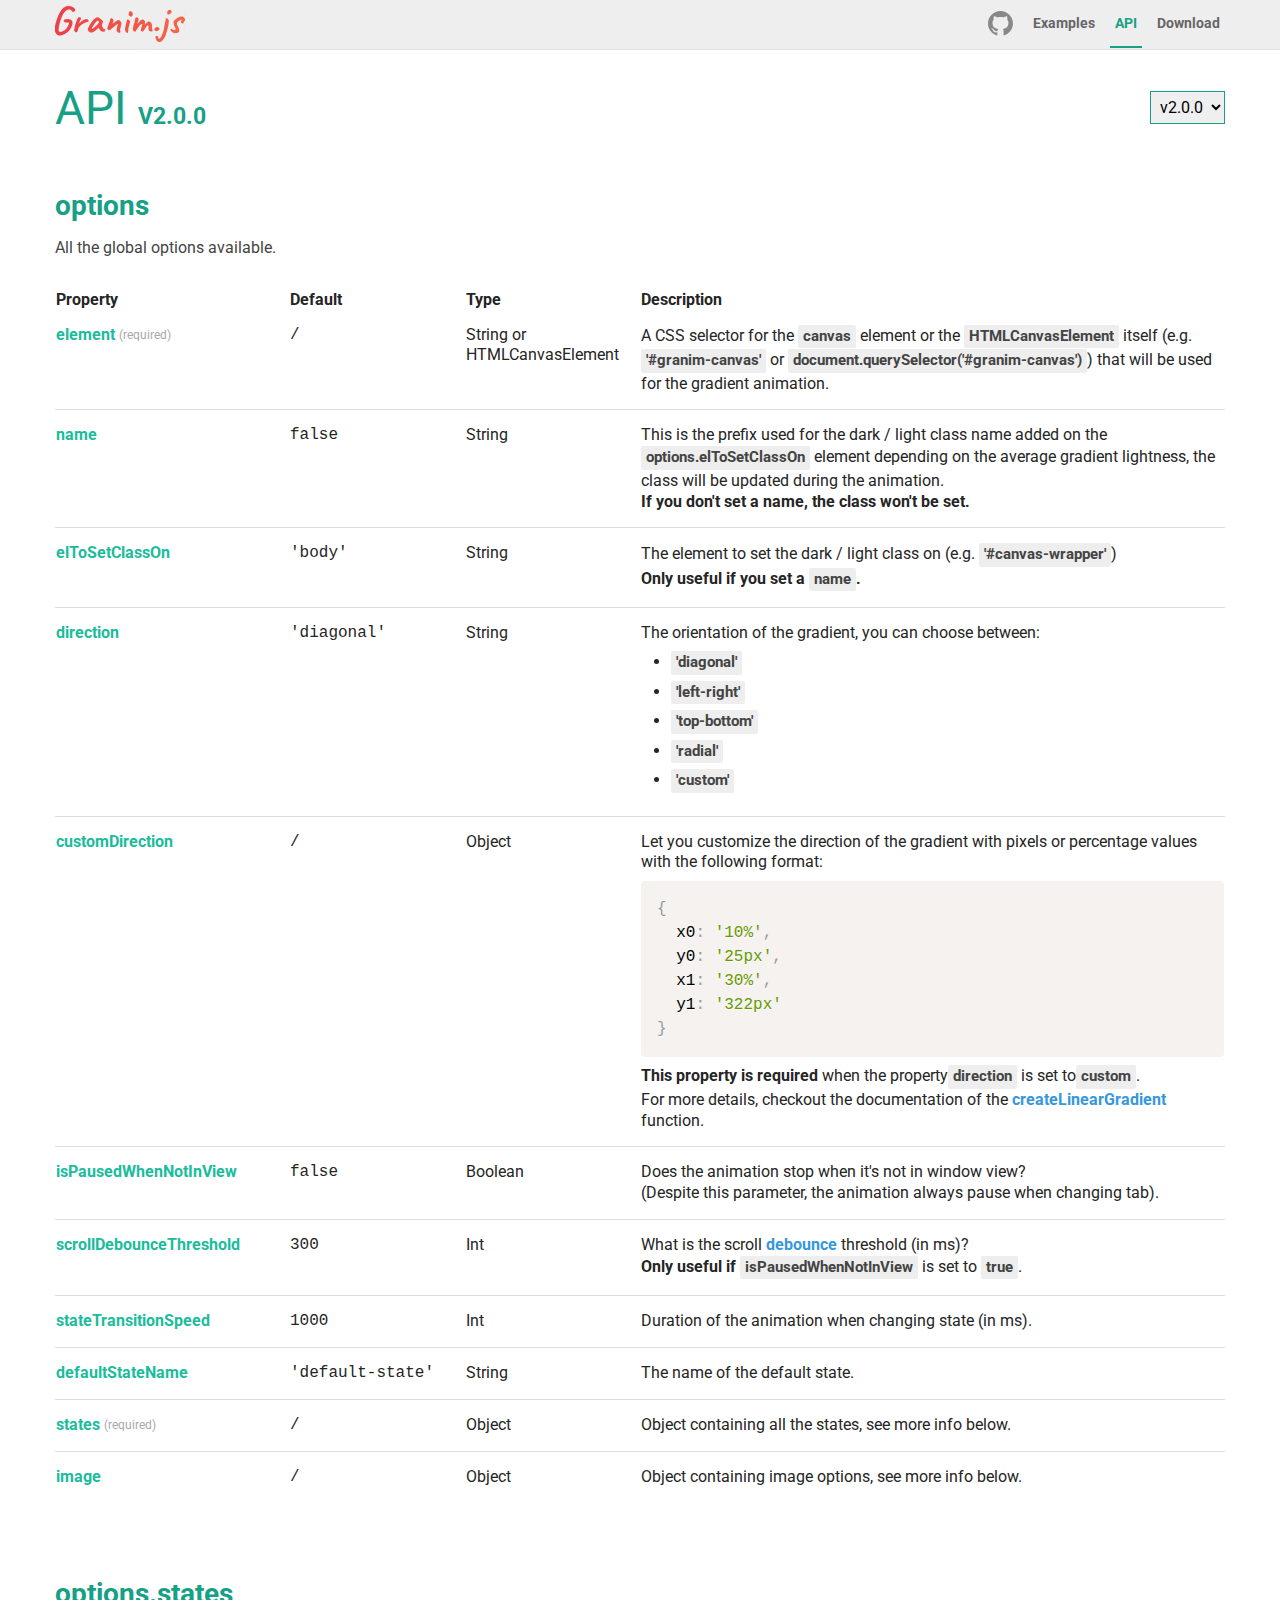
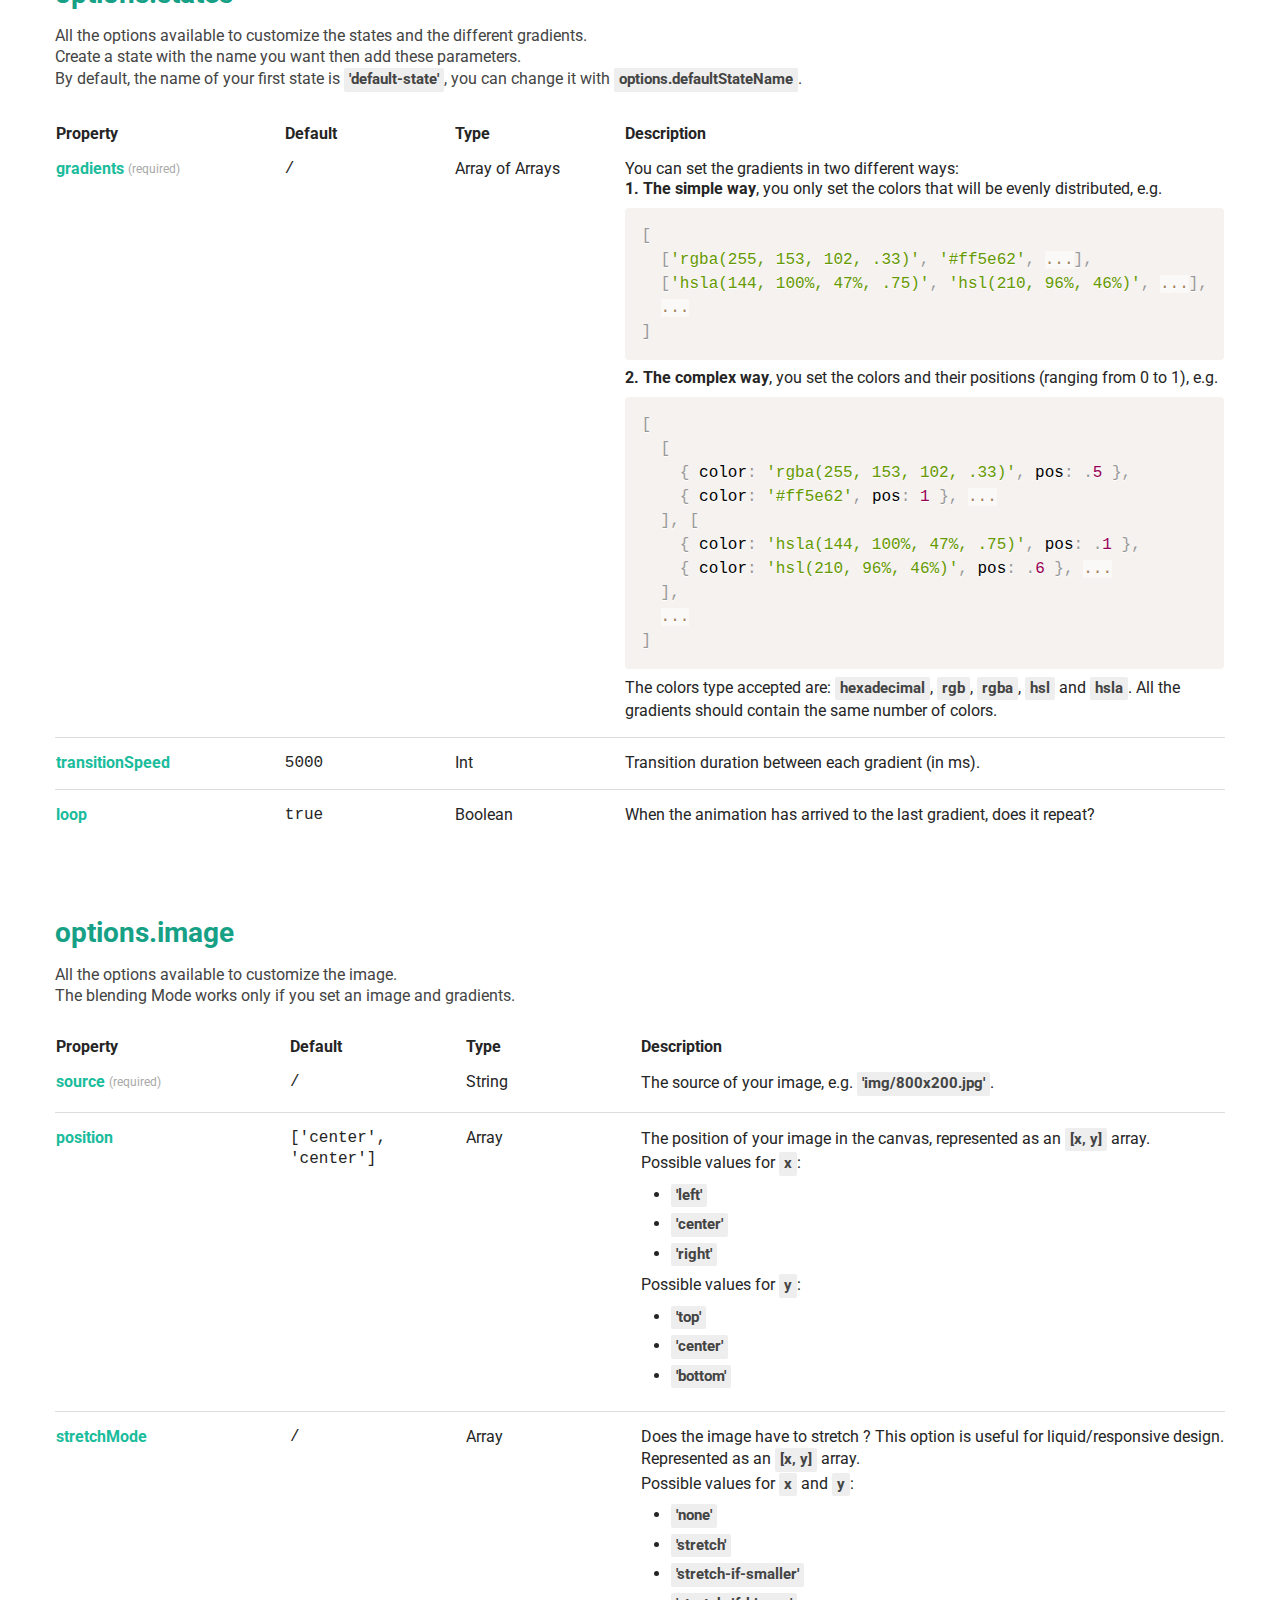
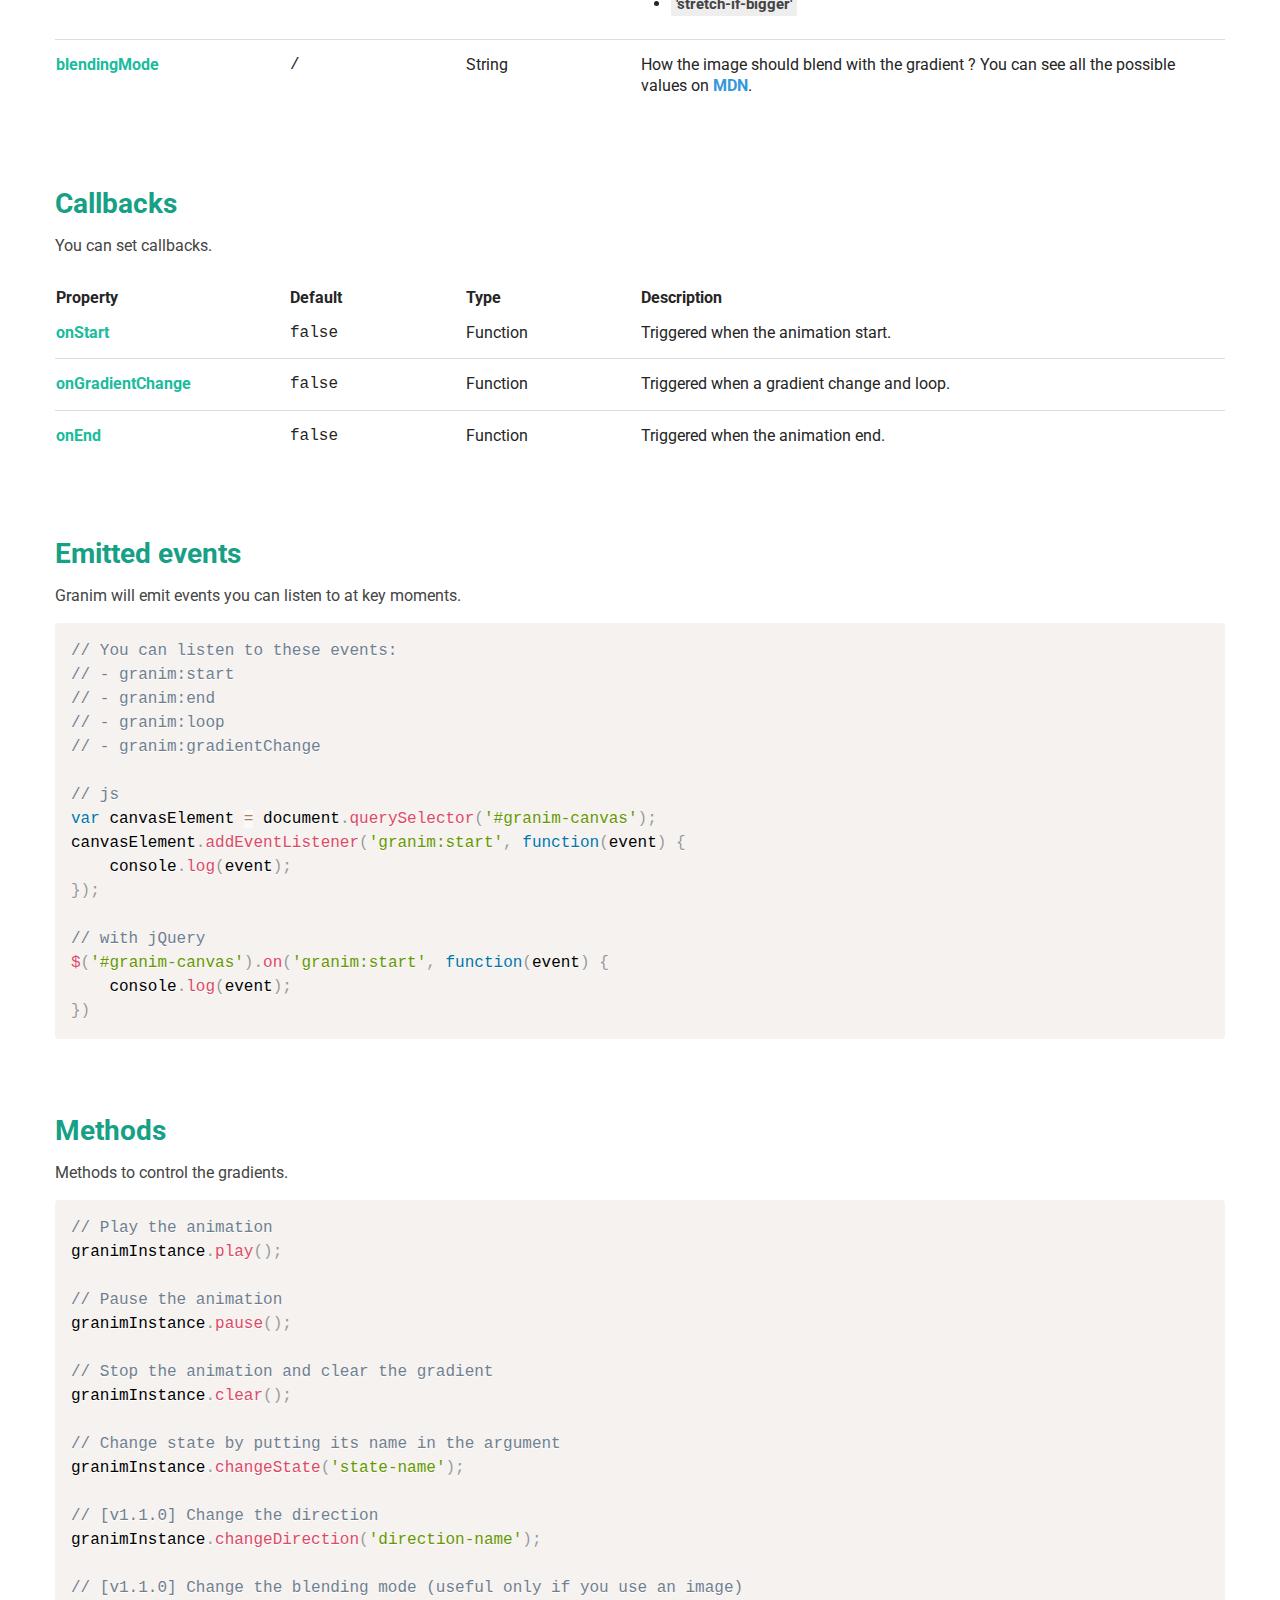
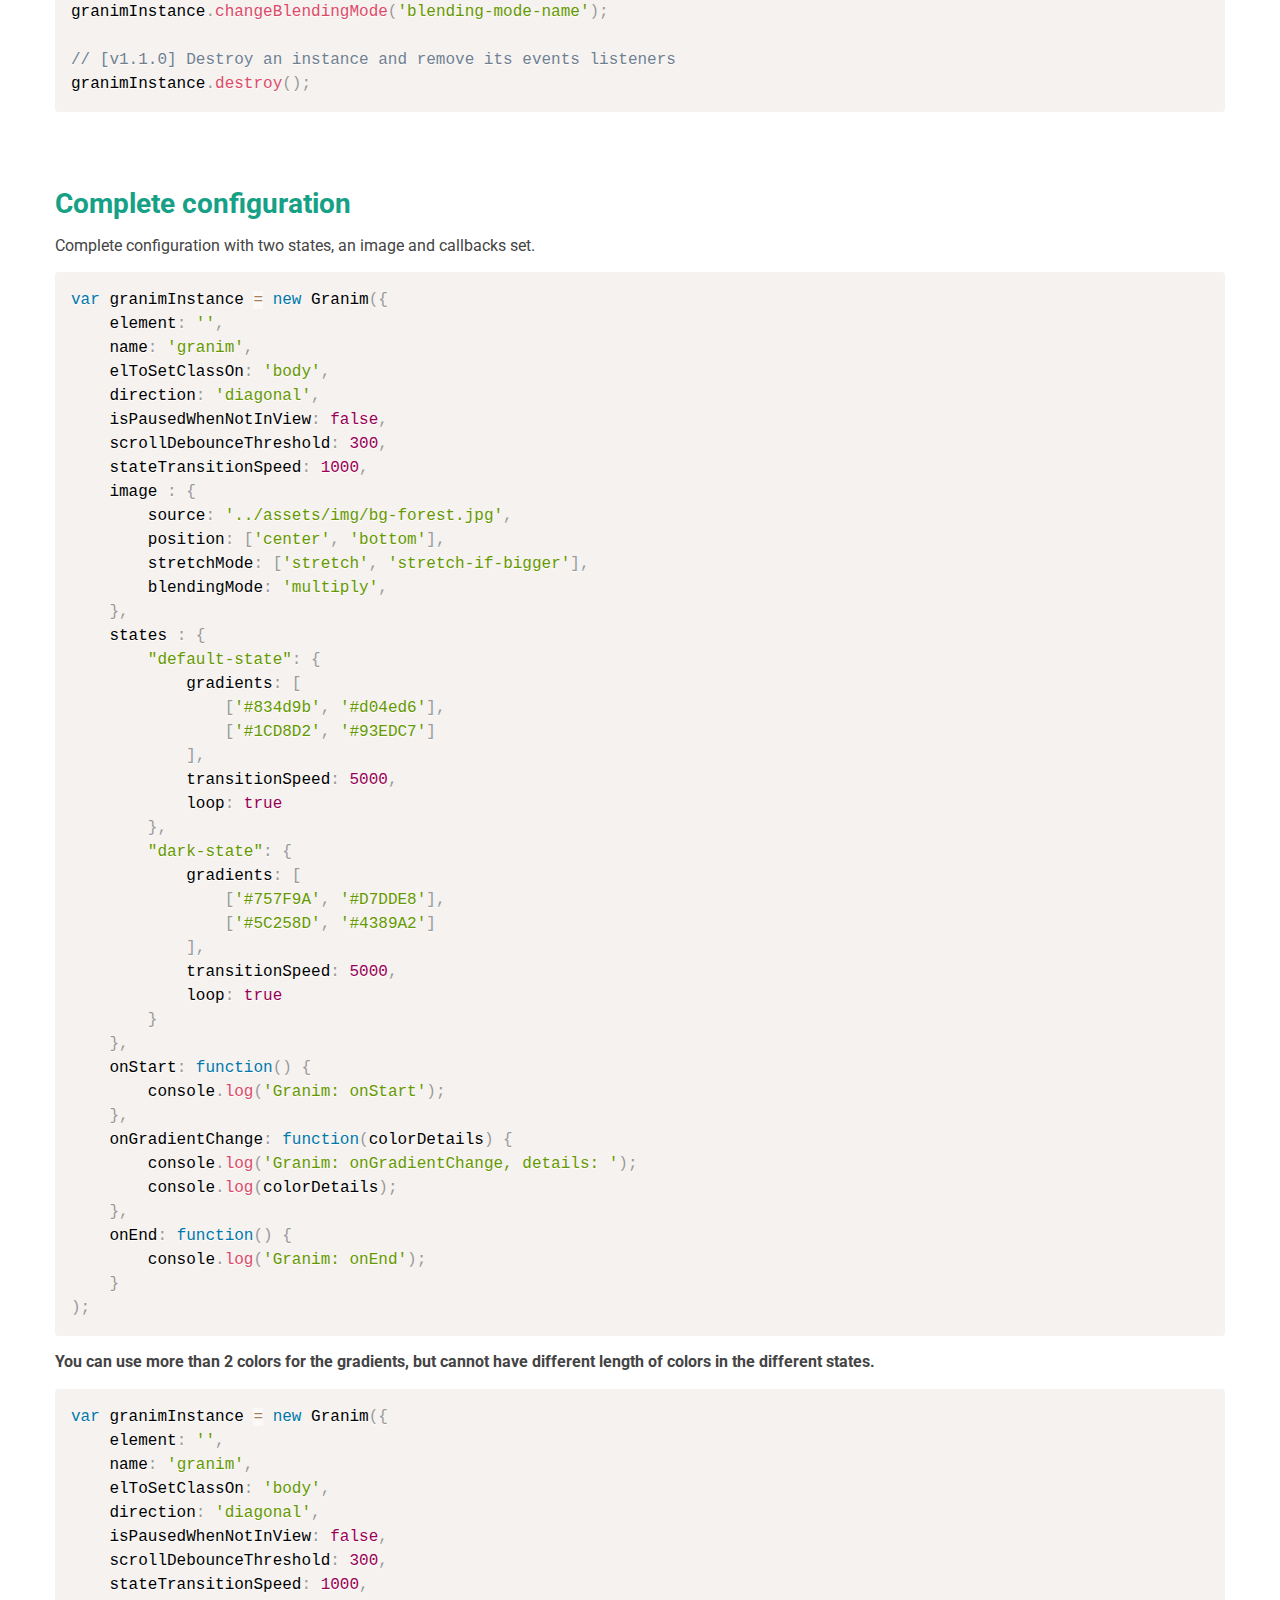
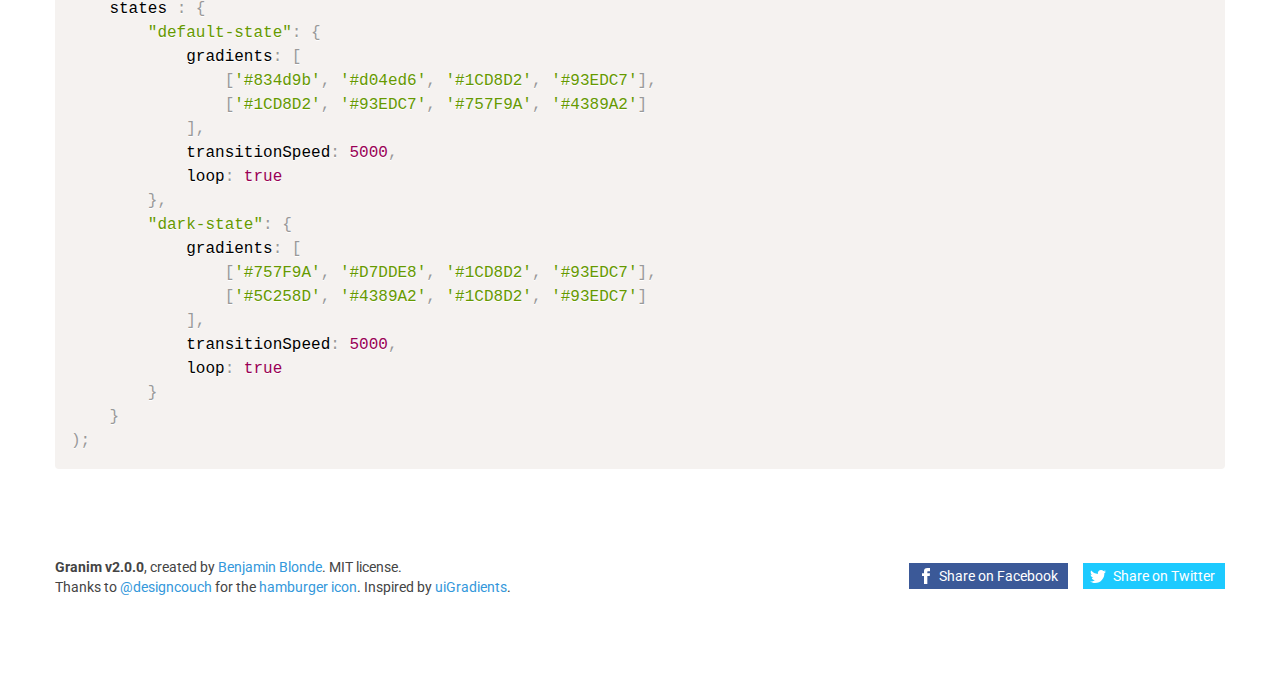
<file: js/granim.js-2.0.0/docs/api-v2.0.0.html>
<!DOCTYPE html><html lang="en"><head><title>API V2.0.0 | Granim.js</title><meta name="description" content="API for granim.js. Gradients animations in javascript."><meta charset="UTF-8"><meta name="viewport" content="user-scalable=no, width=device-width, initial-scale=1, maximum-scale=1"><link type="text/css" rel="stylesheet" href="assets/css/style.css"><link type="text/css" rel="stylesheet" href="https://fonts.googleapis.com/css?family=Roboto:400,400italic,700"><link rel="icon" href="favicon.ico" type="image/x-icon"><!-- Facebook Metas--><meta property="og:url" content="http://sarcadass.github.io/granim.js"><meta property="og:type" content="website"><meta property="og:title" content="Granim.js"><meta property="og:description" content="Create fluid and interactive gradients animations with this small (&lt; 17kB) .js library"><meta property="og:image" content="http://sarcadass.github.io/granim.js/assets/img/social-image.png"><!-- Twitter Metas--><meta property="twitter:card" content="summary_large_image"><meta property="twitter:creator" content="@Sarcadass"><meta property="twitter:title" content="Granim.js"><meta property="twitter:description" content="Create fluid and interactive gradients animations with this small (&lt; 17kB) .js library"><meta property="twitter:image" content="http://sarcadass.github.io/granim.js/assets/img/social-image.png"><meta property="twitter:image:width" content="1200"><meta property="twitter:image:height" content="630"><link type="text/css" rel="stylesheet" href="assets/css/prism.css"></head><body class="api"><header class="main-header"><div class="container clearfix"><div class="bloc-logo"><canvas id="logo-canvas"></canvas><a class="logo-mask" href="index.html">Granim.js</a></div><div class="main-nav"><div class="hamburger-icon"><span></span><span></span><span></span><span></span><span></span><span></span></div><nav><ul class="clearfix"><li><a class="text-link" href="https://github.com/sarcadass/granim.js/releases" target="_blank" rel="external">Download</a></li><li><a class="text-link" id="nav-api" href="api-v2.0.0.html">API</a></li><li><a class="text-link" id="nav-examples" href="examples.html">Examples</a></li><li><a class="github" href="https://github.com/sarcadass/granim.js" target="_blank" title="Github" rel="external"><svg xmlns="http://www.w3.org/2000/svg" viewBox="0 0 25 25">
    <g>
        <path fill-rule="evenodd" clip-rule="evenodd" fill="#221E1B" d="M12.476,0C5.587,0,0,5.586,0,12.476
		c0,5.512,3.575,10.189,8.533,11.842c0.623,0.113,0.853-0.271,0.853-0.604c0-0.296-0.011-1.279-0.017-2.32
		c-3.471,0.754-4.203-1.473-4.203-1.473c-0.568-1.444-1.386-1.827-1.386-1.827c-1.132-0.772,0.085-0.758,0.085-0.758
		c1.253,0.088,1.913,1.286,1.913,1.286c1.113,1.908,2.919,1.356,3.631,1.039c0.112-0.81,0.435-1.358,0.791-1.67
		c-2.771-0.315-5.684-1.385-5.684-6.167c0-1.362,0.487-2.475,1.286-3.349c-0.13-0.314-0.558-1.582,0.121-3.301
		c0,0,1.047-0.336,3.432,1.278c0.995-0.276,2.062-0.415,3.122-0.419c1.061,0.004,2.129,0.143,3.125,0.419
		c2.384-1.614,3.43-1.278,3.43-1.278c0.68,1.719,0.25,2.987,0.122,3.301c0.801,0.874,1.283,1.986,1.283,3.349
		c0,4.792-2.918,5.847-5.696,6.157c0.447,0.385,0.847,1.146,0.847,2.309c0,1.671-0.015,3.015-0.015,3.424
		c0,0.333,0.224,0.723,0.855,0.602c4.957-1.652,8.526-6.329,8.526-11.84C24.953,5.586,19.365,0,12.476,0z"/>
        <path fill="#221E1B" d="M4.726,17.914c-0.028,0.062-0.124,0.081-0.213,0.037c-0.091-0.04-0.142-0.124-0.113-0.188
		c0.028-0.063,0.125-0.082,0.214-0.038C4.705,17.766,4.757,17.852,4.726,17.914L4.726,17.914z M4.572,17.8"/>
        <path fill="#221E1B" d="M5.231,18.477c-0.059,0.057-0.176,0.031-0.255-0.058c-0.081-0.086-0.096-0.202-0.036-0.256
		c0.061-0.058,0.173-0.033,0.256,0.055C5.277,18.306,5.293,18.421,5.231,18.477L5.231,18.477z M5.112,18.351"/>
        <path fill="#221E1B" d="M5.723,19.195c-0.076,0.055-0.201,0.003-0.278-0.105c-0.077-0.112-0.077-0.245,0.001-0.298
		c0.078-0.055,0.201-0.006,0.279,0.103C5.801,19.009,5.801,19.142,5.723,19.195L5.723,19.195z M5.723,19.195"/>
        <path fill="#221E1B" d="M6.397,19.892c-0.069,0.074-0.214,0.055-0.321-0.049c-0.108-0.102-0.14-0.245-0.072-0.319
		c0.07-0.076,0.216-0.054,0.324,0.048C6.437,19.673,6.469,19.815,6.397,19.892L6.397,19.892z M6.397,19.892"/>
        <path fill="#221E1B" d="M7.328,20.294c-0.031,0.097-0.171,0.141-0.313,0.101c-0.141-0.043-0.233-0.158-0.205-0.256
		c0.029-0.099,0.171-0.146,0.313-0.101C7.263,20.08,7.355,20.194,7.328,20.294L7.328,20.294z M7.328,20.294"/>
        <path fill="#221E1B" d="M8.347,20.368c0.004,0.102-0.116,0.188-0.264,0.189c-0.149,0.005-0.271-0.079-0.272-0.181
		c0-0.104,0.117-0.188,0.267-0.19C8.226,20.185,8.347,20.266,8.347,20.368L8.347,20.368z M8.347,20.368"/>
        <path fill="#221E1B" d="M9.297,20.206c0.018,0.1-0.084,0.203-0.232,0.231c-0.145,0.025-0.279-0.036-0.297-0.135
		C8.749,20.2,8.856,20.097,8.999,20.07C9.147,20.044,9.279,20.104,9.297,20.206L9.297,20.206z M9.297,20.206"/>
    </g>
</svg>
</a></li></ul></nav></div></div></header><div class="main-content"><div class="container bloc"><div class="title-bloc"><h1>API <span class="api-version">V2.0.0</span></h1><select id="version-select"><option value="/api-v2.0.0.html">v2.0.0</option><option value="/api-v1.1.1.html">v1.1.1</option></select></div><h2>options</h2><p>All the global options available.</p><table class="api-list"><thead><tr><th>Property</th><th>Default</th><th>Type</th><th>Description</th></tr></thead><tbody><tr><td>element <span class="required">(required)</span></td><td>/</td><td>String or HTMLCanvasElement</td><td>A CSS selector for the <span class="snippet">canvas</span> element or the <span class="snippet">HTMLCanvasElement</span> itself (e.g. <span class="snippet">'#granim-canvas'</span> or <span class="snippet">document.querySelector('#granim-canvas')</span>) that will be used for the gradient animation.</td></tr><tr><td>name</td><td>false</td><td>String</td><td>This is the prefix used for the dark / light class name added
on the <span class="snippet">options.elToSetClassOn</span> element depending on the average gradient lightness,
the class will be updated during the animation.<br><strong>If you don't set a name, the class won't be set.</strong></td></tr><tr><td>elToSetClassOn</td><td>'body'</td><td>String</td><td>The element to set the dark / light class on (e.g. <span class="snippet">'#canvas-wrapper'</span>)<br><strong>Only useful if you set a <span class="snippet">name</span>.</strong></td></tr><tr><td>direction</td><td>'diagonal'</td><td>String</td><td>The orientation of the gradient, you can choose between:<ul><li><span class="snippet">'diagonal'</span></li><li><span class="snippet">'left-right'</span></li><li><span class="snippet">'top-bottom'</span></li><li><span class="snippet">'radial'</span></li><li><span class="snippet">'custom'</span></li></ul></td></tr><tr><td>customDirection</td><td>/</td><td>Object</td><td>Let you customize the direction of the gradient with pixels or percentage values with the following format:<pre><code class="language-js">{
  x0: '10%',
  y0: '25px',
  x1: '30%',
  y1: '322px'
}</code></pre><strong>This property is required</strong> when the property<span class="snippet">direction</span> is set to<span class="snippet">custom</span>.<br>For more details, checkout the documentation of the <a class="link" href="https://developer.mozilla.org/en-US/docs/Web/API/CanvasRenderingContext2D/createLinearGradient" target="_blank">createLinearGradient </a>function.</td></tr><tr><td>isPausedWhenNotInView</td><td>false</td><td>Boolean</td><td>Does the animation stop when it's not in window view?<br>
(Despite this parameter, the animation always pause
when changing tab).</td></tr><tr><td>scrollDebounceThreshold</td><td>300</td><td>Int</td><td>What is the scroll <a class="link" href="https://css-tricks.com/debouncing-throttling-explained-examples/" target="_blank">debounce</a> threshold (in ms)?<br><strong>Only useful if </strong><span class="snippet">isPausedWhenNotInView</span> is set to <span class="snippet">true</span>.</td></tr><tr><td>stateTransitionSpeed</td><td>1000</td><td>Int</td><td>Duration of the animation when changing state (in ms).</td></tr><tr><td>defaultStateName</td><td>'default-state'</td><td>String</td><td>The name of the default state.</td></tr><tr><td>states <span class="required">(required)</span></td><td>/</td><td>Object</td><td>Object containing all the states, see more info below.</td></tr><tr><td>image</td><td>/</td><td>Object</td><td>Object containing image options, see more info below.</td></tr></tbody></table></div><div class="container bloc"><h2>options.states</h2><p>All the options available to customize the states and the different gradients.<br>
Create a state with the name you want then add these parameters.<br>
By default, the name of your first state is <span class="snippet">'default-state'</span>, you can change it with <span class="snippet">options.defaultStateName</span>.</p><table class="api-list"><thead><tr><th>Property</th><th>Default</th><th>Type</th><th>Description</th></tr></thead><tbody><tr><td>gradients <span class="required">(required)</span></td><td>/</td><td>Array of Arrays</td><td>You can set the gradients in two different ways: <br><strong>1. The simple way</strong>, you only set the colors that will be evenly distributed, e.g.<pre><code class="language-js">[
  ['rgba(255, 153, 102, .33)', '#ff5e62', ...],
  ['hsla(144, 100%, 47%, .75)', 'hsl(210, 96%, 46%)', ...],
  ...
]</code></pre><strong>2. The complex way</strong>, you set the colors and their positions (ranging from 0 to 1), e.g.<pre><code class="language-js">[
  [
    { color: 'rgba(255, 153, 102, .33)', pos: .5 },
    { color: '#ff5e62', pos: 1 }, ...
  ], [
    { color: 'hsla(144, 100%, 47%, .75)', pos: .1 },
    { color: 'hsl(210, 96%, 46%)', pos: .6 }, ...
  ],
  ...
]</code></pre>The colors type accepted are: <span class="snippet">hexadecimal</span>,
<span class="snippet">rgb</span>, <span class="snippet">rgba</span>,
<span class="snippet">hsl</span> and <span class="snippet">hsla</span>. <strong></strong>All the gradients should contain the same number of colors.</td></tr><tr><td>transitionSpeed</td><td>5000</td><td>Int</td><td>Transition duration between each gradient (in ms).</td></tr><tr><td>loop</td><td>true</td><td>Boolean</td><td>When the animation has arrived to the last gradient, does it repeat?</td></tr></tbody></table></div><div class="container bloc" id="options-image"><h2>options.image</h2><p>All the options available to customize the image.<br>
The blending Mode works only if you set an image and gradients.</p><table class="api-list"><thead><tr><th>Property</th><th>Default</th><th>Type</th><th>Description</th></tr></thead><tbody><tr><td>source <span class="required">(required)</span></td><td>/</td><td>String</td><td>The source of your image,
e.g. <span class="snippet">'img/800x200.jpg'</span>.</td></tr><tr><td>position</td><td>['center', 'center']</td><td>Array</td><td>The position of your image in the canvas, represented as an <span class="snippet">[x, y]</span> array.<br>
Possible values for <span class="snippet">x</span>:<ul><li><span class="snippet">'left'</span></li><li><span class="snippet">'center'</span></li><li><span class="snippet">'right'</span></li></ul>Possible values for <span class="snippet">y</span>:<ul><li><span class="snippet">'top'</span></li><li><span class="snippet">'center'</span></li><li><span class="snippet">'bottom'</span></li></ul></td></tr><tr><td>stretchMode</td><td>/</td><td>Array</td><td>Does the image have to stretch ? This option is useful for liquid/responsive design.
Represented as an <span class="snippet">[x, y]</span> array.<br>
Possible values for <span class="snippet">x</span> and <span class="snippet">y</span>:<ul><li><span class="snippet">'none'</span></li><li><span class="snippet">'stretch'</span></li><li><span class="snippet">'stretch-if-smaller'</span></li><li><span class="snippet">'stretch-if-bigger'</span></li></ul></td></tr><tr><td>blendingMode</td><td>/</td><td>String</td><td>How the image should blend with the gradient ?
You can see all the possible values on&nbsp;<a class="link" href="https://developer.mozilla.org/fr/docs/Web/API/CanvasRenderingContext2D/globalCompositeOperation" target="_blank">MDN</a>.</td></tr></tbody></table></div><div class="container bloc"><h2>Callbacks</h2><p>You can set callbacks.</p><table class="api-list"><thead><tr><th>Property</th><th>Default</th><th>Type</th><th>Description</th></tr></thead><tbody><tr><td>onStart</td><td>false</td><td>Function</td><td>Triggered when the animation start.</td></tr><tr><td>onGradientChange</td><td>false</td><td>Function</td><td>Triggered when a gradient change and loop.</td></tr><tr><td>onEnd</td><td>false</td><td>Function</td><td>Triggered when the animation end.</td></tr></tbody></table></div><div class="container bloc"><h2>Emitted events</h2><p>Granim will emit events you can listen to at key moments.</p><pre><code class="language-js">// You can listen to these events:
// - granim:start
// - granim:end
// - granim:loop
// - granim:gradientChange
<br>
// js
var canvasElement = document.querySelector('#granim-canvas');
canvasElement.addEventListener('granim:start', function(event) {
    console.log(event);
});
<br>
// with jQuery
$('#granim-canvas').on('granim:start', function(event) {
    console.log(event);
})</code></pre></div><div class="container bloc"><h2>Methods</h2><p>Methods to control the gradients.</p><pre><code class="language-js">// Play the animation
granimInstance.play();
<br>
// Pause the animation
granimInstance.pause();
<br>
// Stop the animation and clear the gradient
granimInstance.clear();
<br>
// Change state by putting its name in the argument
granimInstance.changeState('state-name');
<br>
// [v1.1.0] Change the direction
granimInstance.changeDirection('direction-name');
<br>
// [v1.1.0] Change the blending mode (useful only if you use an image)
granimInstance.changeBlendingMode('blending-mode-name');
<br>
// [v1.1.0] Destroy an instance and remove its events listeners
granimInstance.destroy();</code></pre></div><div class="container bloc"><h2>Complete configuration</h2><p>Complete configuration with two states, an image and callbacks set.</p><pre><code class="language-js">var granimInstance = new Granim({
    element: '',
    name: 'granim',
    elToSetClassOn: 'body',
    direction: 'diagonal',
    isPausedWhenNotInView: false,
    scrollDebounceThreshold: 300,
    stateTransitionSpeed: 1000,
    image : {
        source: '../assets/img/bg-forest.jpg',
        position: ['center', 'bottom'],
        stretchMode: ['stretch', 'stretch-if-bigger'],
        blendingMode: 'multiply',
    },
    states : {
        "default-state": {
            gradients: [
                ['#834d9b', '#d04ed6'],
                ['#1CD8D2', '#93EDC7']
            ],
            transitionSpeed: 5000,
            loop: true
        },
        "dark-state": {
            gradients: [
                ['#757F9A', '#D7DDE8'],
                ['#5C258D', '#4389A2']
            ],
            transitionSpeed: 5000,
            loop: true
        }
    },
    onStart: function() {
        console.log('Granim: onStart');
    },
    onGradientChange: function(colorDetails) {
        console.log('Granim: onGradientChange, details: ');
        console.log(colorDetails);
    },
    onEnd: function() {
        console.log('Granim: onEnd');
    }
);</code></pre><p> <strong>You can use more than 2 colors for the gradients,
but cannot have different length of colors in the
different states.</strong></p><pre><code class="language-js">var granimInstance = new Granim({
    element: '',
    name: 'granim',
    elToSetClassOn: 'body',
    direction: 'diagonal',
    isPausedWhenNotInView: false,
    scrollDebounceThreshold: 300,
    stateTransitionSpeed: 1000,
    states : {
        "default-state": {
            gradients: [
                ['#834d9b', '#d04ed6', '#1CD8D2', '#93EDC7'],
                ['#1CD8D2', '#93EDC7', '#757F9A', '#4389A2']
            ],
            transitionSpeed: 5000,
            loop: true
        },
        "dark-state": {
            gradients: [
                ['#757F9A', '#D7DDE8', '#1CD8D2', '#93EDC7'],
                ['#5C258D', '#4389A2', '#1CD8D2', '#93EDC7']
            ],
            transitionSpeed: 5000,
            loop: true
        }
    }
);</code></pre></div><div class="footer container bloc clearfix"><p><strong>Granim v<span>2.0.0</span></strong>, created by <a href="https://twitter.com/Sarcadass" target="_blank">Benjamin Blonde</a>.
MIT license.<br>
Thanks to <a href="https://twitter.com/designcouch" target="_blank">@designcouch</a>
for the <a href="https://codepen.io/designcouch/pen/Atyop" target="_blank">hamburger icon</a>.
Inspired by <a href="http://uigradients.com/" target="_blank">uiGradients</a>.</p><div class="bloc-social"><a class="cta-social cta-facebook" href="http://www.facebook.com/sharer.php?u=http://sarcadass.github.io/granim.js" target="_blank"><svg version="1.1" xmlns="http://www.w3.org/2000/svg" x="0px" y="0px" width="16px" height="16px" viewBox="0 0 16 16" enable-background="new 0 0 16 16" xml:space="preserve">
<path d="M8,5.333H6V8h2v8h3.334V8h2.428L14,5.333h-2.666V4.222c0-0.637,0.127-0.889,0.742-0.889H14V0h-2.539
	C9.064,0,8,1.055,8,3.077V5.333z"/>
</svg>
Share on Facebook</a><a class="cta-social cta-twitter" href="https://twitter.com/share?text=Create%20fluid%20and%20interactive%20gradients%20animations%20with%20this%20small%20%28&lt;%2010kB%29%20.js%20library&amp;via=Sarcadass&amp;url=http%3A%2F%2Fsarcadass.github.io%2Fgranim.js" target="_blank"><svg version="1.1" xmlns="http://www.w3.org/2000/svg"x="0px" y="0px" width="16px" height="16px" viewBox="0 0 16 16" enable-background="new 0 0 16 16" xml:space="preserve">
<path d="M16,3.538c-0.588,0.261-1.221,0.437-1.885,0.516c0.677-0.406,1.198-1.049,1.442-1.816c-0.634,0.376-1.337,0.65-2.084,0.797
	c-0.599-0.638-1.452-1.037-2.396-1.037c-2.119,0-3.676,1.977-3.198,4.03c-2.727-0.137-5.146-1.444-6.765-3.43
	c-0.86,1.475-0.446,3.405,1.016,4.383C1.592,6.964,1.085,6.817,0.644,6.571C0.607,8.092,1.698,9.514,3.276,9.83
	C2.814,9.956,2.308,9.985,1.793,9.887C2.21,11.19,3.422,12.14,4.86,12.166c-1.38,1.082-3.119,1.565-4.86,1.36
	C1.453,14.458,3.179,15,5.032,15c6.094,0,9.539-5.146,9.33-9.763C15.003,4.774,15.561,4.195,16,3.538z"/>
</svg>
Share on Twitter</a></div></div></div><script src="assets/js/vendor/jquery-3.1.0.min.js"></script><script src="assets/js/vendor/granim.min.js"></script><script src="assets/js/vendor/prism.js"></script><script type="text/javascript">var pageId = 'api';</script><script src="assets/js/script.js"></script><script type="text/javascript">(function(i, s, o, g, r, a, m) {
  i['GoogleAnalyticsObject'] = r;
  i[r] = i[r] || function() {
    (i[r].q = i[r].q || []).push(arguments)
  }, i[r].l = 1 * new Date();
  a = s.createElement(o),
  m = s.getElementsByTagName(o)[0];
  a.async = 1;
  a.src = g;
  m.parentNode.insertBefore(a, m)
})(window, document, 'script', 'https://www.google-analytics.com/analytics.js', 'ga');
ga('create', 'UA-83387901-1', 'auto');
ga('send', 'pageview');</script></body></html>
</file>
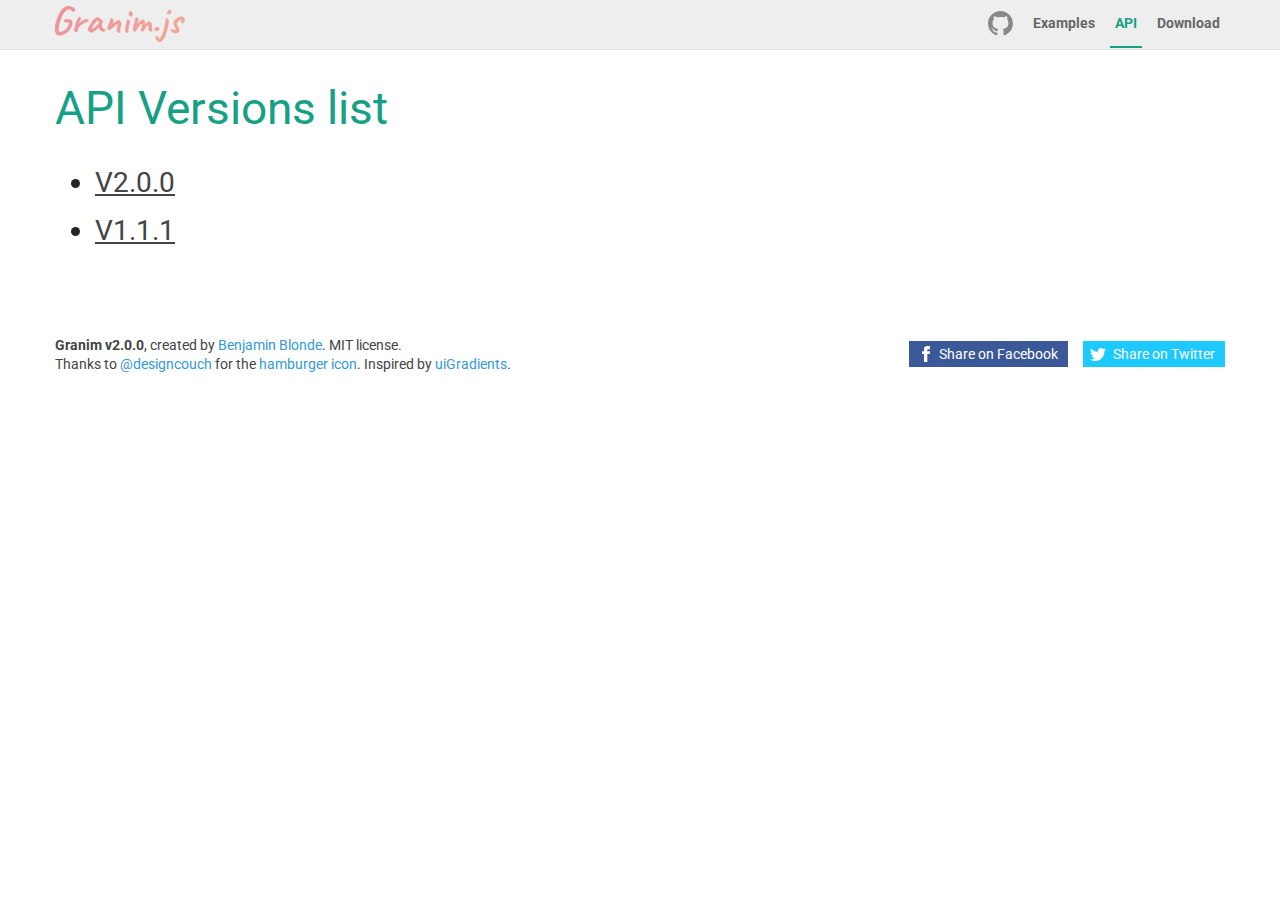
<file: js/granim.js-2.0.0/docs/api.html>
<!DOCTYPE html><html lang="en"><head><title>API | Granim.js</title><meta name="description" content="API for granim.js. Gradients animations in javascript."><meta charset="UTF-8"><meta name="viewport" content="user-scalable=no, width=device-width, initial-scale=1, maximum-scale=1"><link type="text/css" rel="stylesheet" href="assets/css/style.css"><link type="text/css" rel="stylesheet" href="https://fonts.googleapis.com/css?family=Roboto:400,400italic,700"><link rel="icon" href="favicon.ico" type="image/x-icon"><!-- Facebook Metas--><meta property="og:url" content="http://sarcadass.github.io/granim.js"><meta property="og:type" content="website"><meta property="og:title" content="Granim.js"><meta property="og:description" content="Create fluid and interactive gradients animations with this small (&lt; 17kB) .js library"><meta property="og:image" content="http://sarcadass.github.io/granim.js/assets/img/social-image.png"><!-- Twitter Metas--><meta property="twitter:card" content="summary_large_image"><meta property="twitter:creator" content="@Sarcadass"><meta property="twitter:title" content="Granim.js"><meta property="twitter:description" content="Create fluid and interactive gradients animations with this small (&lt; 17kB) .js library"><meta property="twitter:image" content="http://sarcadass.github.io/granim.js/assets/img/social-image.png"><meta property="twitter:image:width" content="1200"><meta property="twitter:image:height" content="630"><link type="text/css" rel="stylesheet" href="assets/css/prism.css"></head><body class="api"><header class="main-header"><div class="container clearfix"><div class="bloc-logo"><canvas id="logo-canvas"></canvas><a class="logo-mask" href="index.html">Granim.js</a></div><div class="main-nav"><div class="hamburger-icon"><span></span><span></span><span></span><span></span><span></span><span></span></div><nav><ul class="clearfix"><li><a class="text-link" href="https://github.com/sarcadass/granim.js/releases" target="_blank" rel="external">Download</a></li><li><a class="text-link" id="nav-api" href="api-v2.0.0.html">API</a></li><li><a class="text-link" id="nav-examples" href="examples.html">Examples</a></li><li><a class="github" href="https://github.com/sarcadass/granim.js" target="_blank" title="Github" rel="external"><svg xmlns="http://www.w3.org/2000/svg" viewBox="0 0 25 25">
    <g>
        <path fill-rule="evenodd" clip-rule="evenodd" fill="#221E1B" d="M12.476,0C5.587,0,0,5.586,0,12.476
		c0,5.512,3.575,10.189,8.533,11.842c0.623,0.113,0.853-0.271,0.853-0.604c0-0.296-0.011-1.279-0.017-2.32
		c-3.471,0.754-4.203-1.473-4.203-1.473c-0.568-1.444-1.386-1.827-1.386-1.827c-1.132-0.772,0.085-0.758,0.085-0.758
		c1.253,0.088,1.913,1.286,1.913,1.286c1.113,1.908,2.919,1.356,3.631,1.039c0.112-0.81,0.435-1.358,0.791-1.67
		c-2.771-0.315-5.684-1.385-5.684-6.167c0-1.362,0.487-2.475,1.286-3.349c-0.13-0.314-0.558-1.582,0.121-3.301
		c0,0,1.047-0.336,3.432,1.278c0.995-0.276,2.062-0.415,3.122-0.419c1.061,0.004,2.129,0.143,3.125,0.419
		c2.384-1.614,3.43-1.278,3.43-1.278c0.68,1.719,0.25,2.987,0.122,3.301c0.801,0.874,1.283,1.986,1.283,3.349
		c0,4.792-2.918,5.847-5.696,6.157c0.447,0.385,0.847,1.146,0.847,2.309c0,1.671-0.015,3.015-0.015,3.424
		c0,0.333,0.224,0.723,0.855,0.602c4.957-1.652,8.526-6.329,8.526-11.84C24.953,5.586,19.365,0,12.476,0z"/>
        <path fill="#221E1B" d="M4.726,17.914c-0.028,0.062-0.124,0.081-0.213,0.037c-0.091-0.04-0.142-0.124-0.113-0.188
		c0.028-0.063,0.125-0.082,0.214-0.038C4.705,17.766,4.757,17.852,4.726,17.914L4.726,17.914z M4.572,17.8"/>
        <path fill="#221E1B" d="M5.231,18.477c-0.059,0.057-0.176,0.031-0.255-0.058c-0.081-0.086-0.096-0.202-0.036-0.256
		c0.061-0.058,0.173-0.033,0.256,0.055C5.277,18.306,5.293,18.421,5.231,18.477L5.231,18.477z M5.112,18.351"/>
        <path fill="#221E1B" d="M5.723,19.195c-0.076,0.055-0.201,0.003-0.278-0.105c-0.077-0.112-0.077-0.245,0.001-0.298
		c0.078-0.055,0.201-0.006,0.279,0.103C5.801,19.009,5.801,19.142,5.723,19.195L5.723,19.195z M5.723,19.195"/>
        <path fill="#221E1B" d="M6.397,19.892c-0.069,0.074-0.214,0.055-0.321-0.049c-0.108-0.102-0.14-0.245-0.072-0.319
		c0.07-0.076,0.216-0.054,0.324,0.048C6.437,19.673,6.469,19.815,6.397,19.892L6.397,19.892z M6.397,19.892"/>
        <path fill="#221E1B" d="M7.328,20.294c-0.031,0.097-0.171,0.141-0.313,0.101c-0.141-0.043-0.233-0.158-0.205-0.256
		c0.029-0.099,0.171-0.146,0.313-0.101C7.263,20.08,7.355,20.194,7.328,20.294L7.328,20.294z M7.328,20.294"/>
        <path fill="#221E1B" d="M8.347,20.368c0.004,0.102-0.116,0.188-0.264,0.189c-0.149,0.005-0.271-0.079-0.272-0.181
		c0-0.104,0.117-0.188,0.267-0.19C8.226,20.185,8.347,20.266,8.347,20.368L8.347,20.368z M8.347,20.368"/>
        <path fill="#221E1B" d="M9.297,20.206c0.018,0.1-0.084,0.203-0.232,0.231c-0.145,0.025-0.279-0.036-0.297-0.135
		C8.749,20.2,8.856,20.097,8.999,20.07C9.147,20.044,9.279,20.104,9.297,20.206L9.297,20.206z M9.297,20.206"/>
    </g>
</svg>
</a></li></ul></nav></div></div></header><div class="main-content"><div class="container bloc"><h1>API Versions list</h1><ul class="api-versions-list"><li><a href="api-v2.0.0.html">V2.0.0</a></li><li><a href="api-v1.1.1.html">V1.1.1</a></li></ul></div><div class="footer container bloc clearfix"><p><strong>Granim v<span>2.0.0</span></strong>, created by <a href="https://twitter.com/Sarcadass" target="_blank">Benjamin Blonde</a>.
MIT license.<br>
Thanks to <a href="https://twitter.com/designcouch" target="_blank">@designcouch</a>
for the <a href="https://codepen.io/designcouch/pen/Atyop" target="_blank">hamburger icon</a>.
Inspired by <a href="http://uigradients.com/" target="_blank">uiGradients</a>.</p><div class="bloc-social"><a class="cta-social cta-facebook" href="http://www.facebook.com/sharer.php?u=http://sarcadass.github.io/granim.js" target="_blank"><svg version="1.1" xmlns="http://www.w3.org/2000/svg" x="0px" y="0px" width="16px" height="16px" viewBox="0 0 16 16" enable-background="new 0 0 16 16" xml:space="preserve">
<path d="M8,5.333H6V8h2v8h3.334V8h2.428L14,5.333h-2.666V4.222c0-0.637,0.127-0.889,0.742-0.889H14V0h-2.539
	C9.064,0,8,1.055,8,3.077V5.333z"/>
</svg>
Share on Facebook</a><a class="cta-social cta-twitter" href="https://twitter.com/share?text=Create%20fluid%20and%20interactive%20gradients%20animations%20with%20this%20small%20%28&lt;%2010kB%29%20.js%20library&amp;via=Sarcadass&amp;url=http%3A%2F%2Fsarcadass.github.io%2Fgranim.js" target="_blank"><svg version="1.1" xmlns="http://www.w3.org/2000/svg"x="0px" y="0px" width="16px" height="16px" viewBox="0 0 16 16" enable-background="new 0 0 16 16" xml:space="preserve">
<path d="M16,3.538c-0.588,0.261-1.221,0.437-1.885,0.516c0.677-0.406,1.198-1.049,1.442-1.816c-0.634,0.376-1.337,0.65-2.084,0.797
	c-0.599-0.638-1.452-1.037-2.396-1.037c-2.119,0-3.676,1.977-3.198,4.03c-2.727-0.137-5.146-1.444-6.765-3.43
	c-0.86,1.475-0.446,3.405,1.016,4.383C1.592,6.964,1.085,6.817,0.644,6.571C0.607,8.092,1.698,9.514,3.276,9.83
	C2.814,9.956,2.308,9.985,1.793,9.887C2.21,11.19,3.422,12.14,4.86,12.166c-1.38,1.082-3.119,1.565-4.86,1.36
	C1.453,14.458,3.179,15,5.032,15c6.094,0,9.539-5.146,9.33-9.763C15.003,4.774,15.561,4.195,16,3.538z"/>
</svg>
Share on Twitter</a></div></div></div><script src="assets/js/vendor/jquery-3.1.0.min.js"></script><script src="assets/js/vendor/granim.min.js"></script><script src="assets/js/vendor/prism.js"></script><script type="text/javascript">var pageId = 'api';</script><script src="assets/js/script.js"></script><script type="text/javascript">(function(i, s, o, g, r, a, m) {
  i['GoogleAnalyticsObject'] = r;
  i[r] = i[r] || function() {
    (i[r].q = i[r].q || []).push(arguments)
  }, i[r].l = 1 * new Date();
  a = s.createElement(o),
  m = s.getElementsByTagName(o)[0];
  a.async = 1;
  a.src = g;
  m.parentNode.insertBefore(a, m)
})(window, document, 'script', 'https://www.google-analytics.com/analytics.js', 'ga');
ga('create', 'UA-83387901-1', 'auto');
ga('send', 'pageview');</script></body></html>
</file>
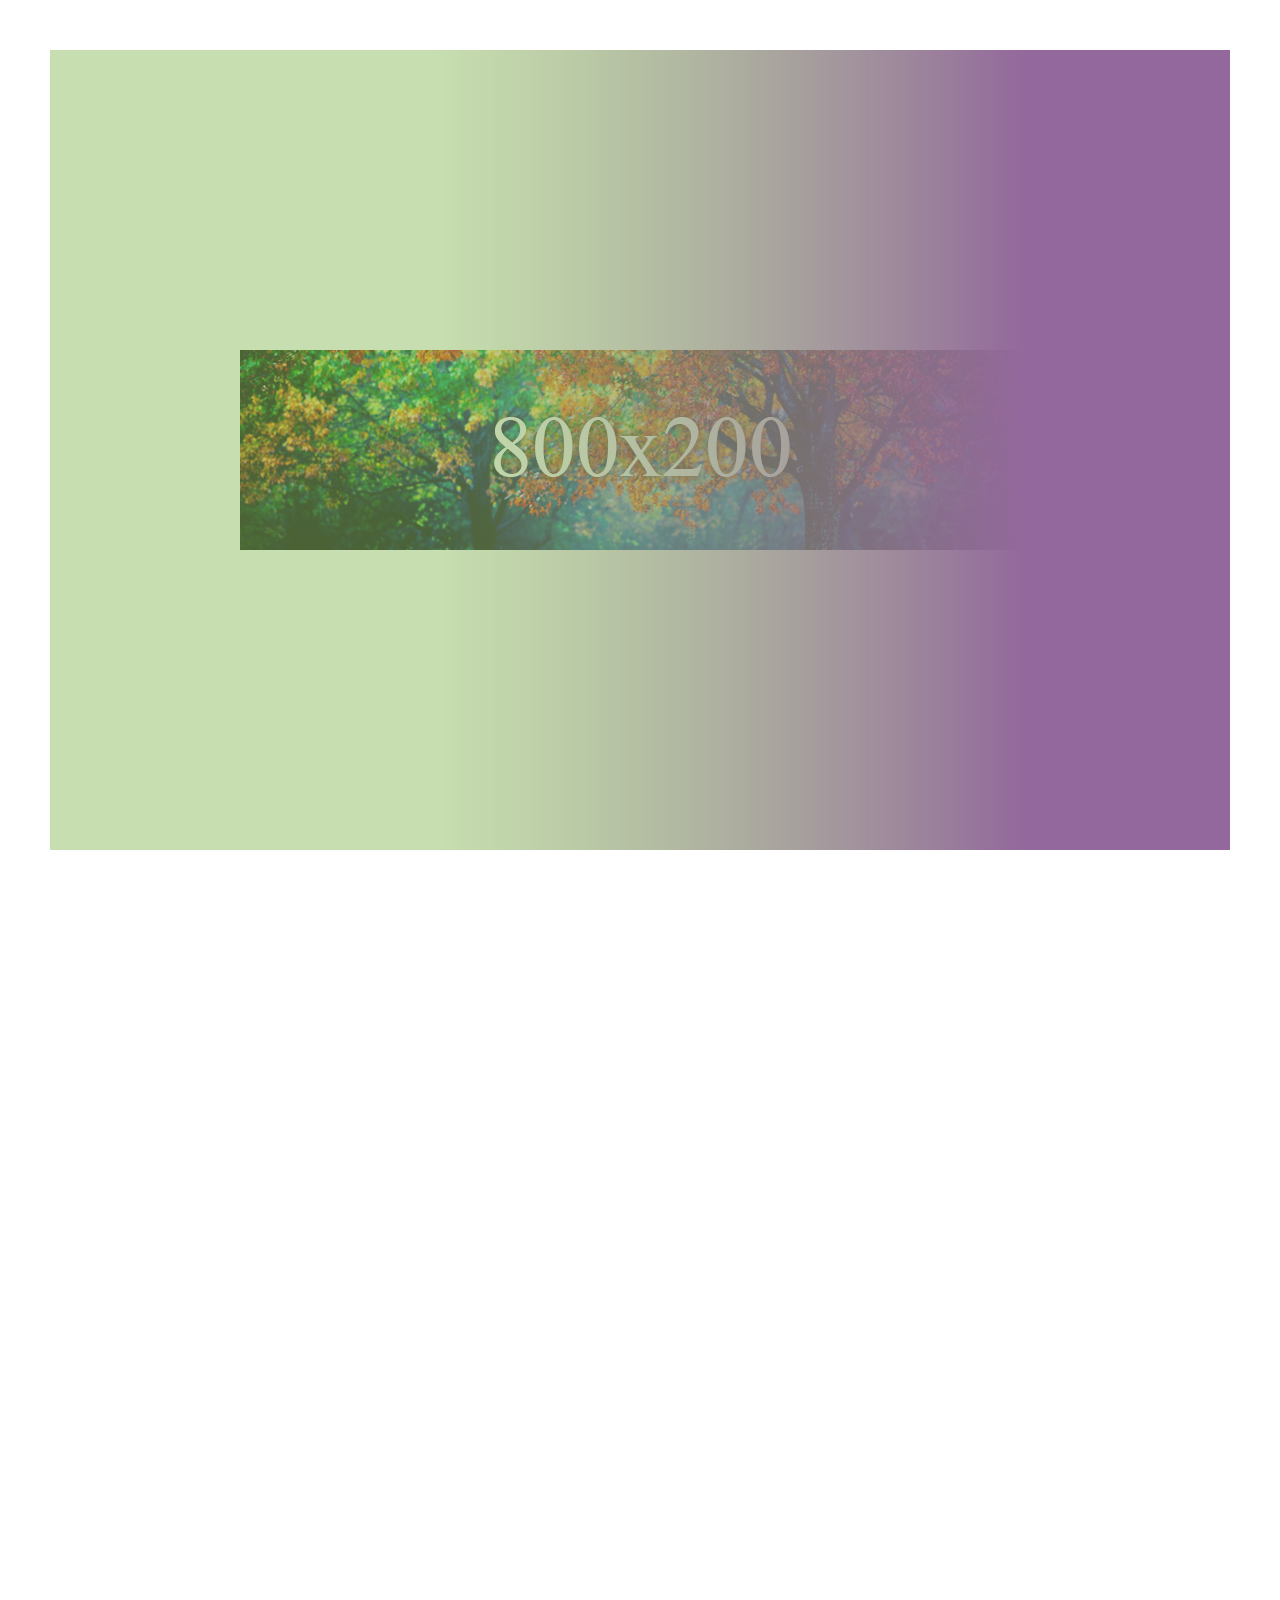
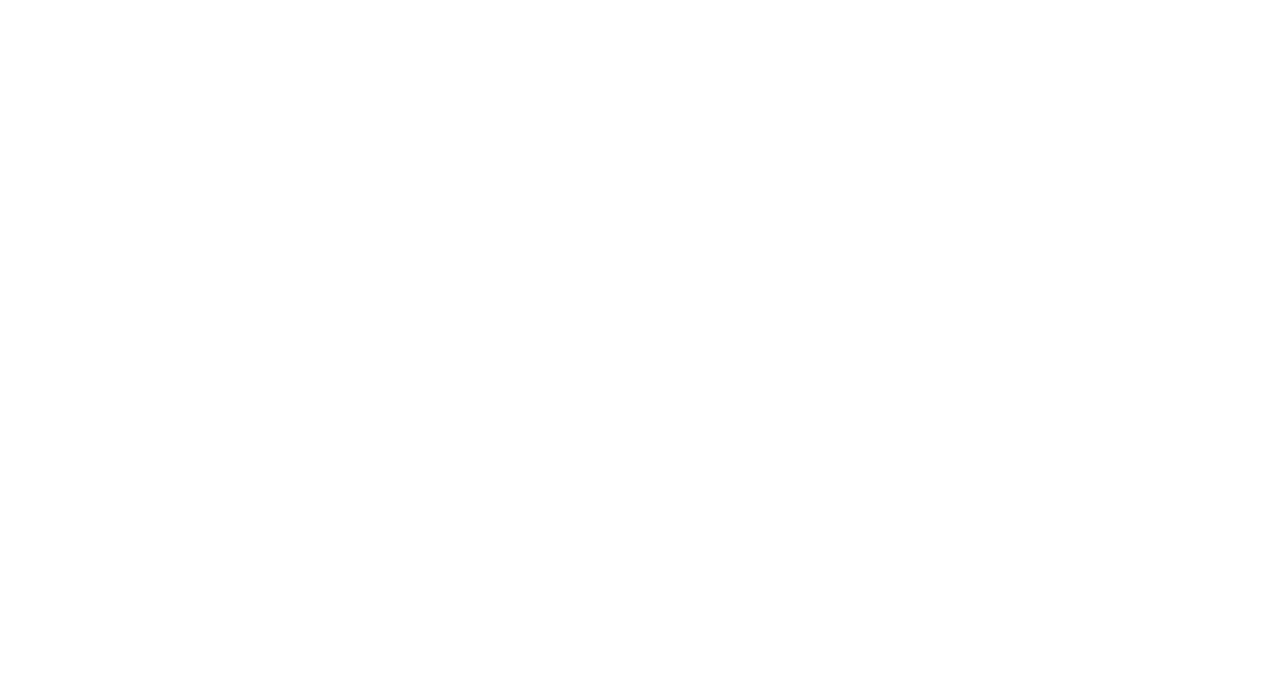
<file: js/granim.js-2.0.0/test/manual-test.html>
<!DOCTYPE html>
<html lang="en">
<head>
	<meta charset="UTF-8">
	<title>Manual test - Granim</title>
	<style>
		body {
			height: 250vh;
			margin: 0;
		}
		#granim-canvas {
			display: block;
			width: calc(100% - 100px);
			min-width: 200px;
			height: calc(100vh - 100px);
			min-height: 100px;
			margin: 50px;
		}
	</style>
</head>
<body>
	<canvas id="granim-canvas"></canvas>
	<script src="../dist/granim.js"></script>
	<script>
		var granimInstance = new Granim({
			element: '#granim-canvas',
			direction: 'left-right',
			customDirection: {
				x0: '50px',
				y0: '00',
				x1: '0',
				y1: '0'
			},
			isPausedWhenNotInView: true,
			scrollDebounceThreshold: 300,
			image: {
				source: 'img/800x200.jpg',
				position: ['center', 'center'],
				stretchMode: ['none', 'stretch-if-bigger'],
				// blendingMode: 'multiply'
			},
			states : {
				"default-state": {
					gradients: [
						[
							{ color: 'rgba(255, 153, 102, .33)', pos: .5 },
							{ color: '#ff5e62', pos: 1 }
						], [
							{ color: 'hsla(144, 100%, 47%, .75)', pos: .1 },
							{ color: 'hsl(210, 96%, 46%)', pos: .6 }
						],
					],
					transitionSpeed: 1000
				},
				
				"default-state2": {
					gradients: [
						[{ color: '#7ffc25', pos: .5 }, { color: 'hsla(144, 100%, 47%, .75)', pos: .8 }],
						[{ color: '#AA076B', pos: .1 }, { color: '#7ffc25', pos: .3 }]
					],
					transitionSpeed: 1000
				}
			}
		});

		setTimeout(function() {
			granimInstance.changeState('default-state2');
			console.log('State Changed');
			
		}, 2000);
	</script>
</body>
</html>
</file>
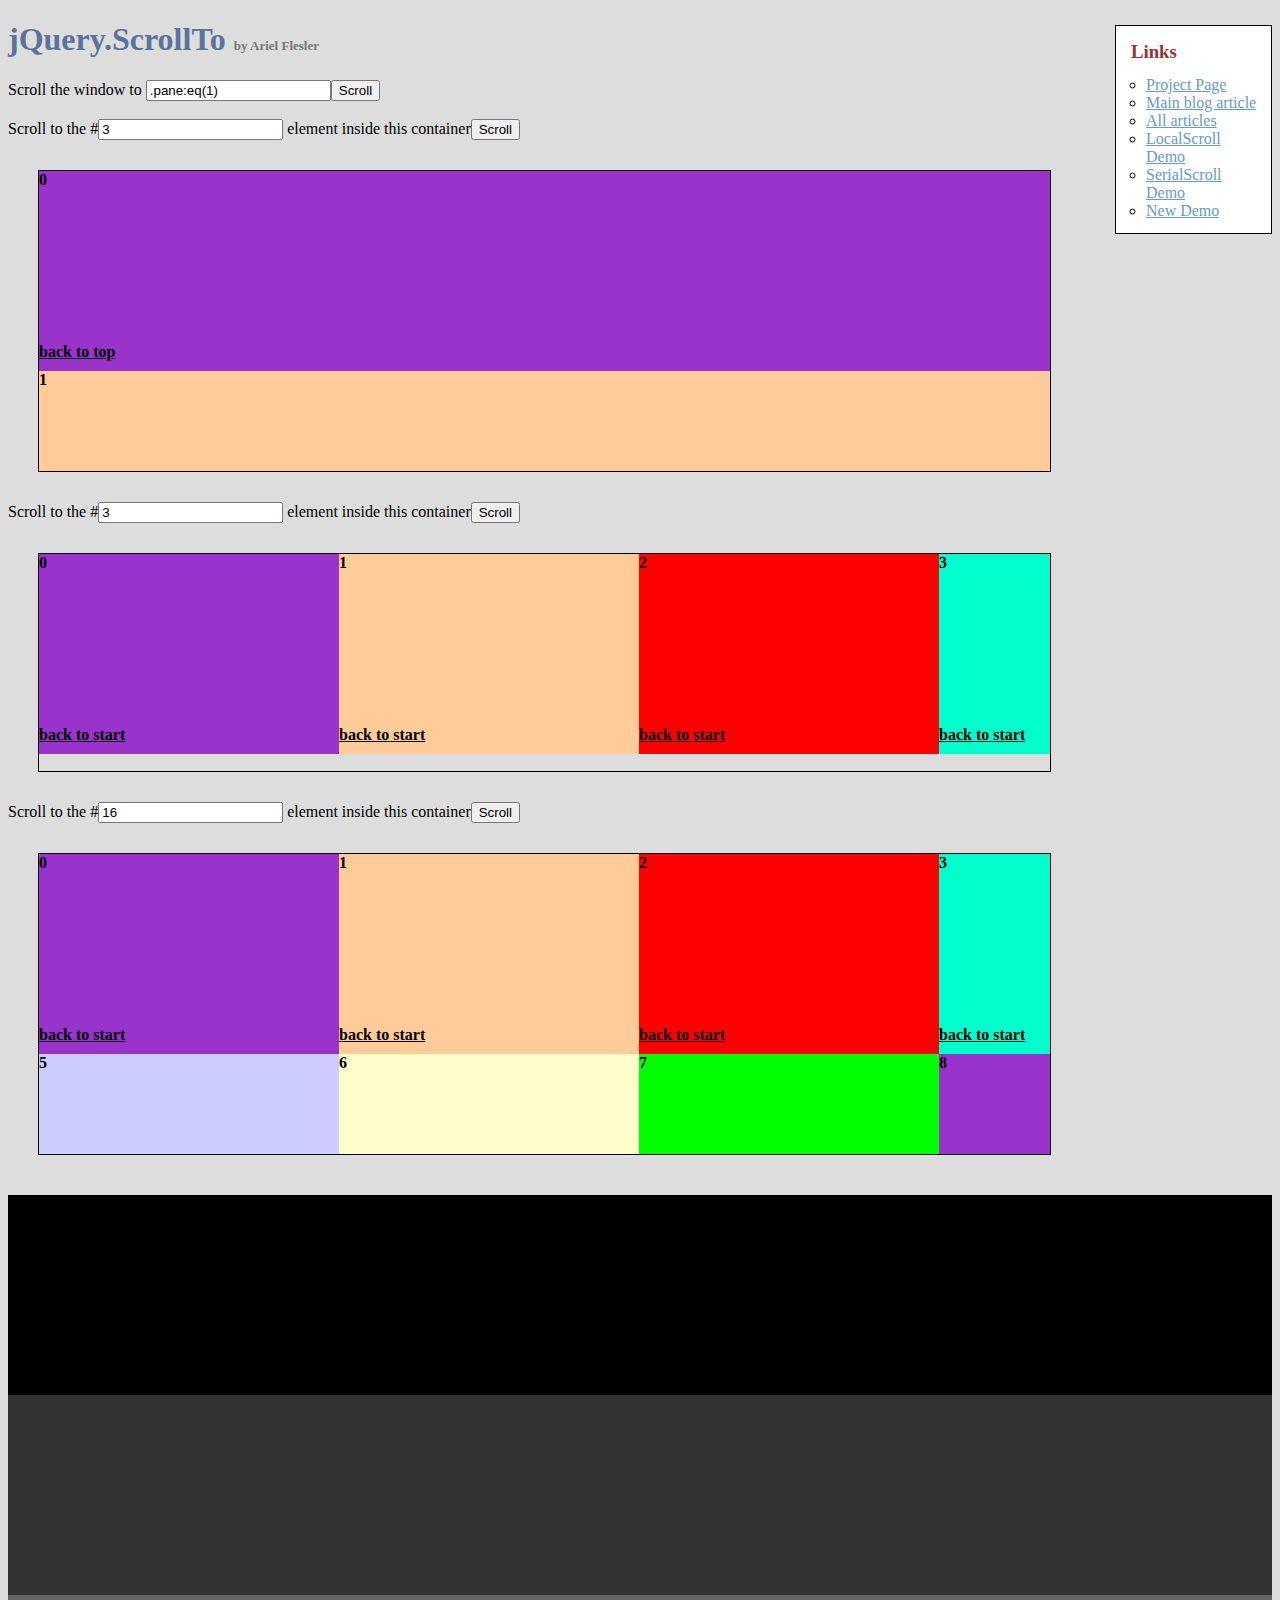
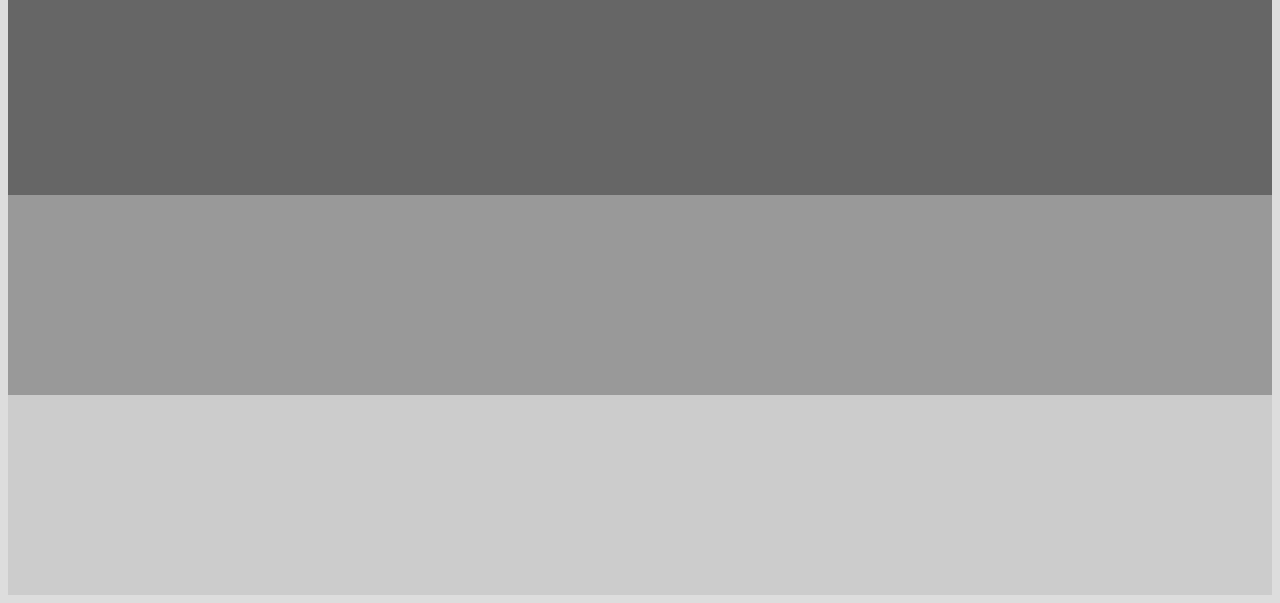
<file: js/jquery.scrollTo-2.1.2/demo/index.old.html>
<!DOCTYPE html PUBLIC "-//W3C//DTD XHTML 1.0 Transitional//EN" "http://www.w3.org/TR/xhtml1/DTD/xhtml1-transitional.dtd">
<html xmlns="http://www.w3.org/1999/xhtml">
<head>
	<meta http-equiv="Content-Type" content="text/html; charset=iso-8859-1" />
	<title>jQuery.ScrollTo</title>
	<meta name="keywords" content="javascript, jquery, plugins, scroll, scrollTo, smooth, animation, to, effect, ariel, flesler, window, overflow, element, navigation, customizable" />
	<meta name="description" content="Demo of jQuery.scrollTo. Lightweight, cross-browser and highly customizable animated scrolling with jQuery, made by Ariel Flesler." />
	<meta name="robots" content="index,follow" />
	<link type="text/css" rel="stylesheet" href="css/style.old.css" />
	<script type="text/javascript" src="https://ajax.googleapis.com/ajax/libs/jquery/1.8.0/jquery.min.js"></script>
	<script type="text/javascript" src="../jquery.scrollTo.js"></script>
	<script type="text/javascript">
		jQuery(function( $ ){
			//borrowed from jQuery easing plugin
			//http://gsgd.co.uk/sandbox/jquery.easing.php
			$.easing.elasout = function(x, t, b, c, d) {
				var s=1.70158;var p=0;var a=c;
				if (t==0) return b;  if ((t/=d)==1) return b+c;  if (!p) p=d*.3;
				if (a < Math.abs(c)) { a=c; var s=p/4; }
				else var s = p/(2*Math.PI) * Math.asin (c/a);
				return a*Math.pow(2,-10*t) * Math.sin( (t*d-s)*(2*Math.PI)/p ) + c + b;
			};	
			$('button').click(function(){//this is not the cleanest way to do this, I'm just keeping it short.
				var index = parseInt( $(this).prev('input').val() ) || 0;
				var $c = $(this).parent().next();
				$c.stop().scrollTo('li:eq('+index+')', {duration:2500, easing:'elasout',axis:$c.attr('id')});
			});
			$('#btn_screen').click(function(){
				$.scrollTo( $('#txt_screen').val(), {duration:2500} );
			});
			$('div.container a').click(function(){
				var $c = $(this).parents('.container');
				$c.stop().scrollTo( 0, {duration:2000,axis:$c.attr('id'), queue:true} );
				return false;
			});
		});
	</script>
</head>
<body>
	<h1>jQuery.ScrollTo&nbsp;<strong>by Ariel Flesler</strong></h1>
	<div id="links" class="part" style="width:135px">
		<h3>Links</h3>
		<ul>
			<li><a target="_blank" href="http://plugins.jquery.com/project/ScrollTo">Project Page</a></li>
			<li><a target="_blank" href="http://flesler.blogspot.com/2007/10/jqueryscrollto.html">Main blog article</a></li>
			<li><a target="_blank" href="http://flesler.blogspot.com/search/label/jQuery.ScrollTo">All articles</a></li>
			<li><a target="_blank" href="http://flesler.webs.com/jQuery.LocalScroll/">LocalScroll Demo</a></li>
			<li><a target="_blank" href="http://flesler.webs.com/jQuery.SerialScroll/">SerialScroll Demo</a></li>
			<li><a target="_blank" href="./" rel="prev" rev="next">New Demo</a></li>
		</ul>
	</div>
	<label for="txt_screen">Scroll the window to <input id="txt_screen" type="text" value=".pane:eq(1)" /><input id="btn_screen" type="button" value="Scroll" /></label><br /><br />
	<label>Scroll to the #<input type="text" value="3" /> element inside this container<button>Scroll</button></label>
	<div id="y" class="container">
		<ul>
			<li style="background-color:#9933CC;"><p>0</p><a href="#">back to top</a></li>
			<li style="background-color:#FFCC99;"><p>1</p><a href="#">back to top</a></li>
			<li style="background-color:#FF0000;"><p>2</p><a href="#">back to top</a></li>
			<li style="background-color:#00FFCC;"><p>3</p><a href="#">back to top</a></li>
			<li style="background-color:#663366;"><p>4</p><a href="#">back to top</a></li>
			<li style="background-color:#CCCCFF;"><p>5</p><a href="#">back to top</a></li>
			<li style="background-color:#FFFFCC;"><p>6</p><a href="#">back to top</a></li>
			<li style="background-color:#00FF00;"><p>7</p><a href="#">back to top</a></li>
		</ul>
	</div>
	<label>Scroll to the #<input type="text" value="3" /> element inside this container<button>Scroll</button></label>
	<div id="x" class="container">
		<ul style="width:4820px;">
			<li style="background-color:#9933CC;"><p>0</p><a href="#">back to start</a></li>
			<li style="background-color:#FFCC99;"><p>1</p><a href="#">back to start</a></li>
			<li style="background-color:#FF0000;"><p>2</p><a href="#">back to start</a></li>
			<li style="background-color:#00FFCC;"><p>3</p><a href="#">back to start</a></li>
			<li style="background-color:#663366;"><p>4</p><a href="#">back to start</a></li>
			<li style="background-color:#CCCCFF;"><p>5</p><a href="#">back to start</a></li>
			<li style="background-color:#FFFFCC;"><p>6</p><a href="#">back to start</a></li>
			<li style="background-color:#00FF00;"><p>7</p><a href="#">back to start</a></li>
			<li style="background-color:#9933CC;"><p>8</p><a href="#">back to start</a></li>
			<li style="background-color:#FFCC99;"><p>9</p><a href="#">back to start</a></li>
			<li style="background-color:#FF0000;"><p>10</p><a href="#">back to start</a></li>
			<li style="background-color:#00FFCC;"><p>11</p><a href="#">back to start</a></li>
			<li style="background-color:#663366;"><p>12</p><a href="#">back to start</a></li>
			<li style="background-color:#CCCCFF;"><p>13</p><a href="#">back to start</a></li>
			<li style="background-color:#FFFFCC;"><p>14</p><a href="#">back to start</a></li>
			<li style="background-color:#00FF00;"><p>15</p><a href="#">back to start</a></li>
		</ul>
	</div>
	<label>Scroll to the #<input type="text" value="16" /> element inside this container<button>Scroll</button></label>
	<div id="xy" class="container">
		<ul style="width:1500px;">
			<li style="background-color:#9933CC;"><p>0</p><a href="#">back to start</a></li>
			<li style="background-color:#FFCC99;"><p>1</p><a href="#">back to start</a></li>
			<li style="background-color:#FF0000;"><p>2</p><a href="#">back to start</a></li>
			<li style="background-color:#00FFCC;"><p>3</p><a href="#">back to start</a></li>
			<li style="background-color:#663366;"><p>4</p><a href="#">back to start</a></li>
			<li style="background-color:#CCCCFF;"><p>5</p><a href="#">back to start</a></li>
			<li style="background-color:#FFFFCC;"><p>6</p><a href="#">back to start</a></li>
			<li style="background-color:#00FF00;"><p>7</p><a href="#">back to start</a></li>
			<li style="background-color:#9933CC;"><p>8</p><a href="#">back to start</a></li>
			<li style="background-color:#FFCC99;"><p>9</p><a href="#">back to start</a></li>
			<li style="background-color:#FF0000;"><p>10</p><a href="#">back to start</a></li>
			<li style="background-color:#00FFCC;"><p>11</p><a href="#">back to start</a></li>
			<li style="background-color:#663366;"><p>12</p><a href="#">back to start</a></li>
			<li style="background-color:#CCCCFF;"><p>13</p><a href="#">back to start</a></li>
			<li style="background-color:#FFFFCC;"><p>14</p><a href="#">back to start</a></li>
			<li style="background-color:#00FF00;"><p>15</p><a href="#">back to start</a></li>
			<li style="background-color:#9933CC;"><p>16</p><a href="#">back to start</a></li>
			<li style="background-color:#FFCC99;"><p>17</p><a href="#">back to start</a></li>
			<li style="background-color:#FF0000;"><p>18</p><a href="#">back to start</a></li>
			<li style="background-color:#00FFCC;"><p>19</p><a href="#">back to start</a></li>
			<li style="background-color:#663366;"><p>20</p><a href="#">back to start</a></li>
			<li style="background-color:#CCCCFF;"><p>21</p><a href="#">back to start</a></li>
			<li style="background-color:#FFFFCC;"><p>22</p><a href="#">back to start</a></li>
			<li style="background-color:#00FF00;"><p>23</p><a href="#">back to start</a></li>
			<li style="background-color:#9933CC;"><p>24</p><a href="#">back to start</a></li>
			<li style="background-color:#FFCC99;"><p>25</p><a href="#">back to start</a></li>
			<li style="background-color:#FF0000;"><p>26</p><a href="#">back to start</a></li>
			<li style="background-color:#00FFCC;"><p>27</p><a href="#">back to start</a></li>
			<li style="background-color:#663366;"><p>28</p><a href="#">back to start</a></li>
			<li style="background-color:#CCCCFF;"><p>29</p><a href="#">back to start</a></li>
		</ul>
	</div>
	<div class="pane" style="background-color:#000000;margin-top:40px;"></div>
	<div class="pane" style="background-color:#333333;"></div>
	<div class="pane" style="background-color:#666666;"></div>
	<div class="pane" style="background-color:#999999;"></div>
	<div class="pane" style="background-color:#CCCCCC;"></div>
</body>
</html>
</file>
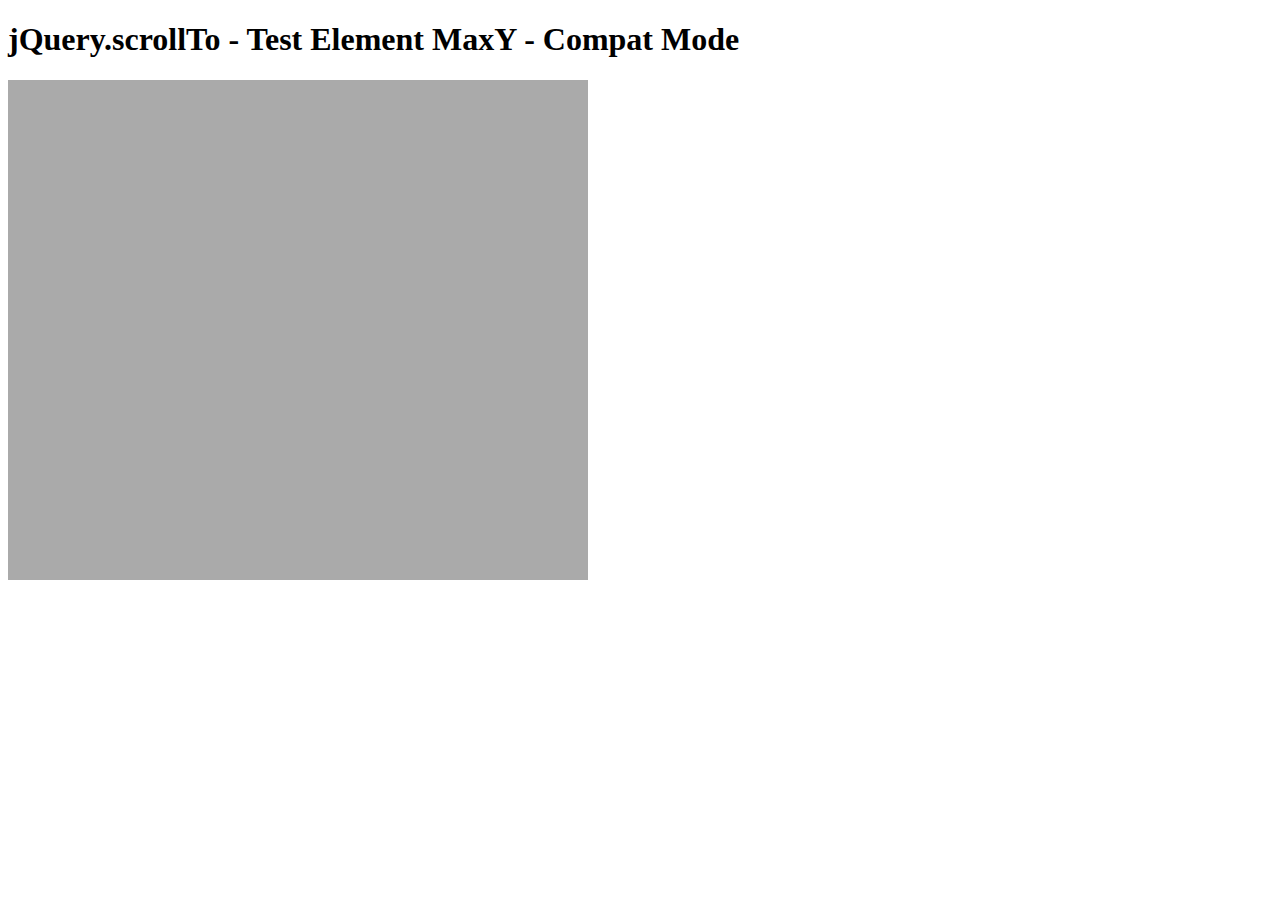
<file: js/jquery.scrollTo-2.1.2/tests/ElemMaxY-compat.html>
<!DOCTYPE html PUBLIC "-//W3C//DTD XHTML 1.0 Transitional//EN" "http://www.w3.org/TR/xhtml1/DTD/xhtml1-transitional.dtd">
<html xmlns="http://www.w3.org/1999/xhtml">
<head>
	<meta http-equiv="Content-Type" content="text/html; charset=iso-8859-1" />
	<title>jQuery.scrollTo - Test Element MaxY - Compat Mode</title>
	<script type="text/javascript" src="https://code.jquery.com/jquery-1.11.0.js"></script>
	<script type="text/javascript" src="../jquery.scrollTo.js"></script>
	<script type="text/javascript" src="test.js"></script>
</head>
<body>
	<h1>jQuery.scrollTo - Test Element MaxY - Compat Mode</h1>
	
	<div id="viewport" style="width:600px;height:500px;overflow: auto">
		<div id="ua" style="height:1500px; width:500px; padding:0 40px; background-color:#AAA">
			&nbsp;
		</div>
	</div>
	<script type="text/javascript">
		$('#viewport').test();
	</script>
</html>
</file>
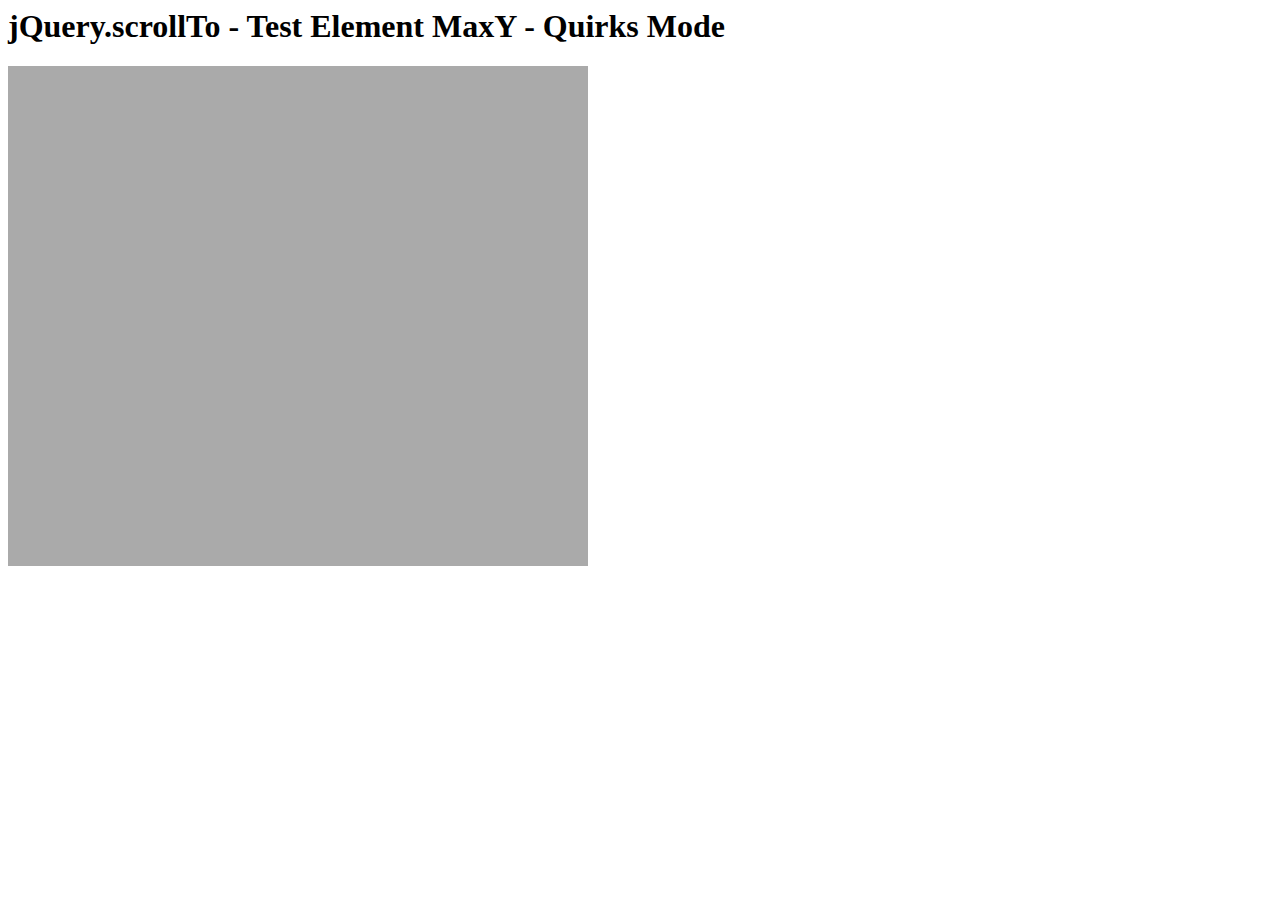
<file: js/jquery.scrollTo-2.1.2/tests/ElemMaxY-quirks.html>
<html>
<head>
	<meta http-equiv="Content-Type" content="text/html; charset=iso-8859-1" />
	<title>jQuery.scrollTo - Test Element MaxY - Quirks Mode</title>
	<script type="text/javascript" src="https://code.jquery.com/jquery-1.11.0.js"></script>
	<script type="text/javascript" src="../jquery.scrollTo.js"></script>
	<script type="text/javascript" src="test.js"></script>
</head>
<body>
	<h1>jQuery.scrollTo - Test Element MaxY - Quirks Mode</h1>
	
	<div id="viewport" style="width:600px;height:500px;overflow: auto">
		<div id="ua" style="height:1500px; width:500px; padding:0 40px; background-color:#AAA">
			&nbsp;
		</div>
	</div>
	<script type="text/javascript">
		$('#viewport').test();
	</script>
</html>
</file>
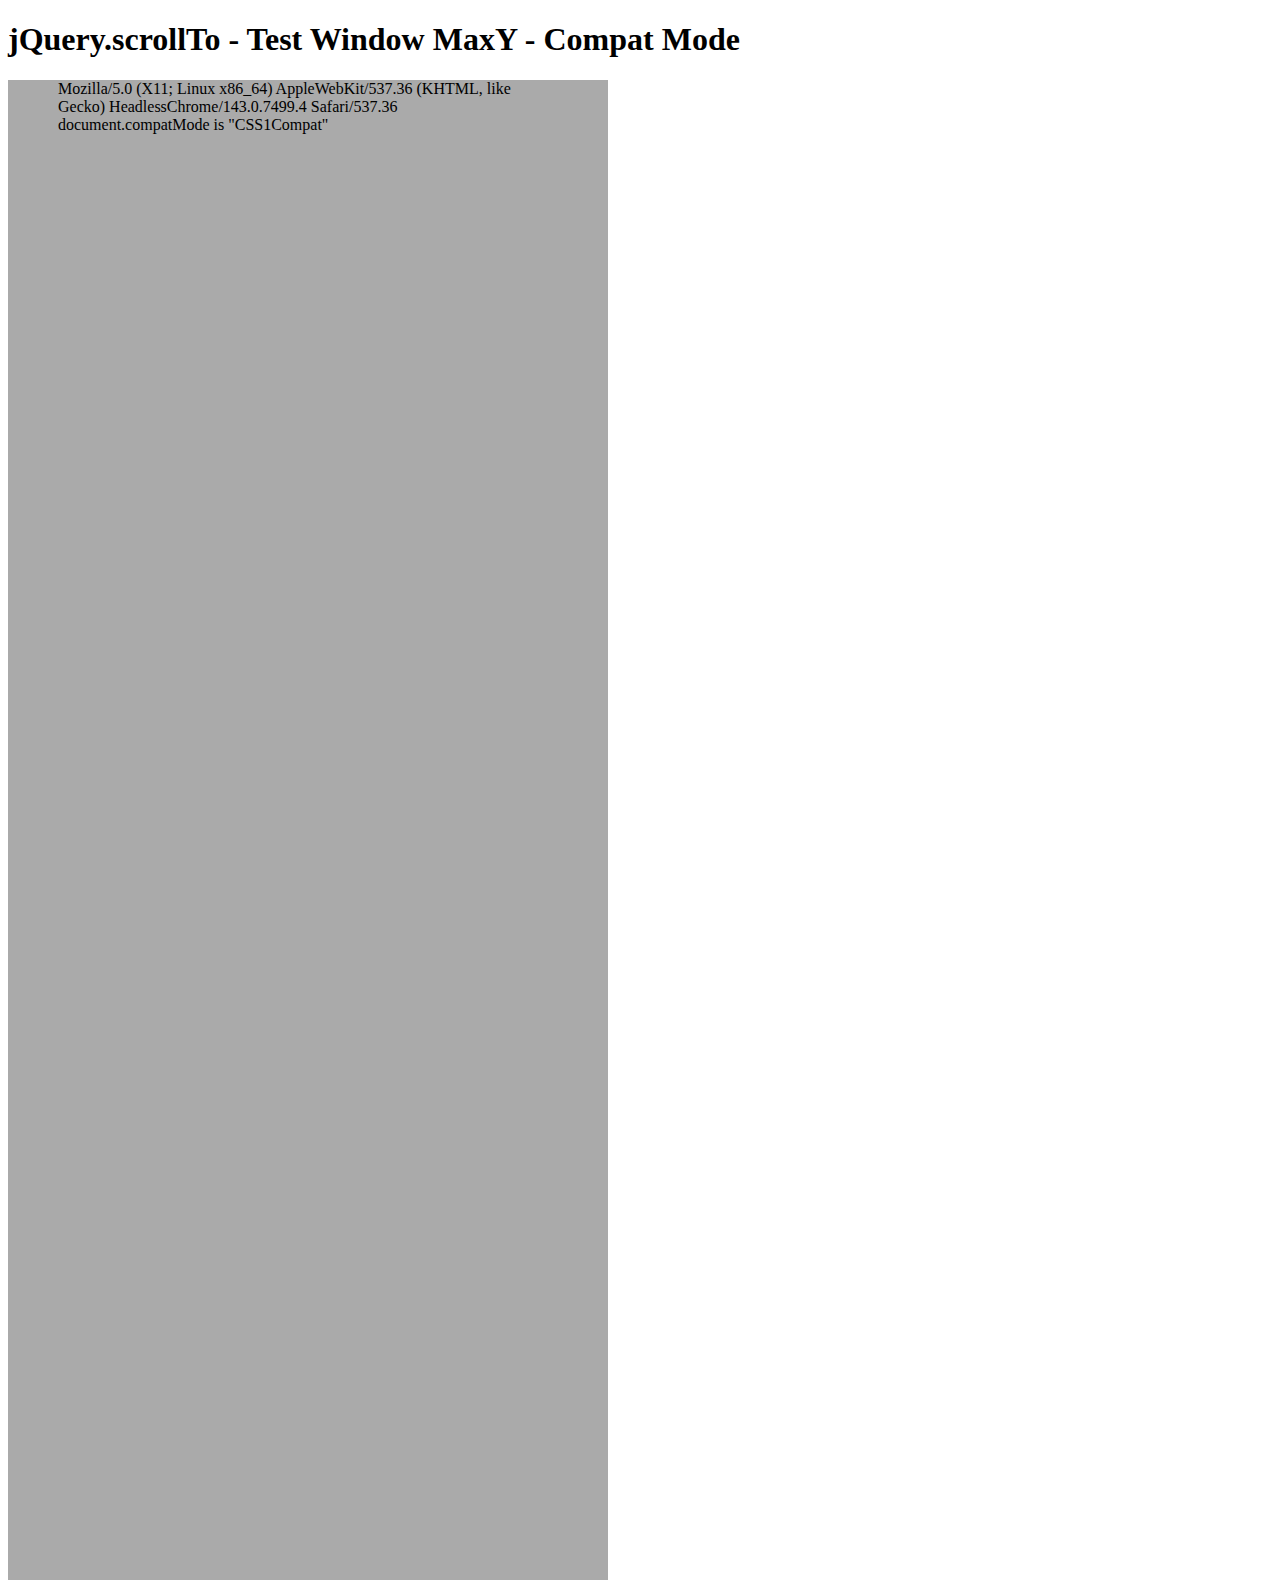
<file: js/jquery.scrollTo-2.1.2/tests/WinMaxY-compat.html>
<!DOCTYPE html PUBLIC "-//W3C//DTD XHTML 1.0 Transitional//EN" "http://www.w3.org/TR/xhtml1/DTD/xhtml1-transitional.dtd">
<html xmlns="http://www.w3.org/1999/xhtml">
<head>
	<meta http-equiv="Content-Type" content="text/html; charset=iso-8859-1" />
	<title>jQuery.scrollTo - Test Window MaxY - Compat Mode</title>
	<script type="text/javascript" src="https://code.jquery.com/jquery-1.11.0.js"></script>
	<script type="text/javascript" src="../jquery.scrollTo.js"></script>
	<script type="text/javascript" src="test.js"></script>
</head>
<body>
	<h1>jQuery.scrollTo - Test Window MaxY - Compat Mode</h1>
	
	<div id="ua" style="height:1500px; width:500px; padding:0 50px; background-color:#AAA">
		&nbsp;
	</div>
	<script type="text/javascript">
		$(window).test();
	</script>
</html>
</file>
<file: js/granim.js-2.0.0/docs/assets/css/style.css>
body{margin:0;font-family:Roboto,Helvetica,Arial,sans-serif;color:#252525}h1,h2,h3{color:#16a085}h1{font-size:2.875em;font-weight:400}h2{font-size:1.75em;margin-bottom:10px}h2 .version{font-size:12px}pre{border-radius:4px}.clearfix:after{visibility:hidden;display:block;font-size:0;content:" ";clear:both;height:0}* html .clearfix{zoom:1}*:first-child+html .clearfix{zoom:1}.snippet{display:inline-block;background-color:#eee;padding:2px 5px;margin-bottom:1px;border-radius:2px;color:#444;font-size:15px;font-weight:bold}.version{display:inline-block;padding:2px 5px;border-radius:2px;font-weight:bold;font-size:10px;vertical-align:super;background-color:#eee;color:#444}.link{color:#3498db;font-weight:bold;text-decoration:none}.container{width:1200px;max-width:100%;padding:0 15px;margin:0 auto;box-sizing:border-box}.bloc{margin-bottom:75px}@media screen and (max-width: 767px){.bloc{margin-bottom:50px}}.bloc p{color:#444;line-height:1.3}.tab-titles{list-style:none;padding:0;margin:0 0 -2px}.tab-titles li{display:inline-block}.tab-titles li.active{background-color:#f5f2f0;border-radius:4px 4px 0 0}.tab-titles li.active a{font-weight:bold}.tab-titles li a{display:inline-block;padding:10px 20px 12px;text-decoration:none;color:#333}.tab-content{background-color:#f5f2f0;border-radius:4px}.tab-content .tab{padding:15px;display:none}.tab-content .tab.active{display:block}@media screen and (max-width: 767px){pre{font-size:75%}}.cta-social{position:relative;font-size:14px;display:inline-block;color:#fff;padding:5px 10px 5px 30px;text-decoration:none;margin-right:15px}.cta-social:last-child{margin-right:0}.cta-social.cta-facebook{background-color:#3b5998;transition:background .3s}@media screen and (min-width: 768px){.cta-social.cta-facebook:hover{background-color:#4264aa}}.cta-social.cta-facebook svg{position:absolute;left:7px}.cta-social.cta-facebook svg path{fill:#fff}.cta-social.cta-twitter{background-color:#1dcaff;transition:background .3s}@media screen and (min-width: 768px){.cta-social.cta-twitter:hover{background-color:#37d0ff}}.cta-social.cta-twitter svg{position:absolute;left:7px}.cta-social.cta-twitter svg path{fill:#fff}a.github{display:inline-block;width:25px;height:25px;margin:11px 5px 0 0}@media screen and (max-width: 767px){a.github{margin:0;padding:9px 0;height:inherit}}a.github svg{height:25px}a.github svg:hover path{fill:#1abc9c}a.github svg path{fill:#888;transition:fill .3s}.main-header{position:fixed;width:100%;height:49px;border-bottom:solid 1px #e5e5e5;top:0;background-color:#eee;z-index:10}.main-header .bloc-logo{visibility:hidden}.main-header .main-nav{height:49px;float:right}@media screen and (max-width: 767px){.main-header .main-nav.open nav{display:block;position:absolute;left:0;right:0;background-color:#f5f5f5;top:50px;box-shadow:0 5px 5px rgba(0,0,0,0.15)}}.main-header .main-nav nav{text-align:right}@media screen and (max-width: 767px){.main-header .main-nav nav{display:none}}.main-header .main-nav nav ul{padding:0;margin:0;list-style-type:none}.main-header .main-nav nav ul li{display:block;float:right;margin-right:10px}.main-header .main-nav nav ul li:first-child{margin-right:0}@media screen and (max-width: 767px){.main-header .main-nav nav ul li{float:none;text-align:center}}.main-header .main-nav nav a{display:inline-block;margin-left:10px;font-size:14px;color:#666;font-weight:bold;text-decoration:none;transition-property:color, border;transition-duration:.3s}.main-header .main-nav nav a:first-child{margin-left:0}.main-header .main-nav nav a.text-link:hover{color:#1abc9c}@media screen and (min-width: 768px){.main-header .main-nav nav a.text-link:hover{border-color:#1abc9c}}.main-header .main-nav nav a.text-link{padding:15px 5px}@media screen and (min-width: 768px){.main-header .main-nav nav a.text-link{border-bottom:solid 2px #eee}}.main-header .main-nav nav a.text-link.active,.main-header .main-nav nav a.text-link.active:hover{color:#16a085}@media screen and (min-width: 768px){.main-header .main-nav nav a.text-link.active,.main-header .main-nav nav a.text-link.active:hover{border-color:#16a085}}.main-header .main-nav .hamburger-icon{position:relative;width:35px;height:27px;margin-top:10px;-webkit-transform:rotate(0deg);-moz-transform:rotate(0deg);-o-transform:rotate(0deg);transform:rotate(0deg);-webkit-transition:.5s ease-in-out;-moz-transition:.5s ease-in-out;-o-transition:.5s ease-in-out;transition:.5s ease-in-out;cursor:pointer;opacity:.75}@media screen and (min-width: 768px){.main-header .main-nav .hamburger-icon{display:none}}.main-header .main-nav .hamburger-icon.open span:nth-child(1),.main-header .main-nav .hamburger-icon.open span:nth-child(6){-webkit-transform:rotate(45deg);-moz-transform:rotate(45deg);-o-transform:rotate(45deg);transform:rotate(45deg)}.main-header .main-nav .hamburger-icon.open span:nth-child(2),.main-header .main-nav .hamburger-icon.open span:nth-child(5){-webkit-transform:rotate(-45deg);-moz-transform:rotate(-45deg);-o-transform:rotate(-45deg);transform:rotate(-45deg)}.main-header .main-nav .hamburger-icon.open span:nth-child(1){left:5px;top:7px}.main-header .main-nav .hamburger-icon.open span:nth-child(2){left:calc(50% - 3px);top:7px}.main-header .main-nav .hamburger-icon.open span:nth-child(3){left:-50%;opacity:0}.main-header .main-nav .hamburger-icon.open span:nth-child(4){left:100%;opacity:0}.main-header .main-nav .hamburger-icon.open span:nth-child(5){left:5px;top:17px}.main-header .main-nav .hamburger-icon.open span:nth-child(6){left:calc(50% - 3px);top:17px}.main-header .main-nav .hamburger-icon span{display:block;position:absolute;height:5px;width:50%;background:#16a085;opacity:1;-webkit-transform:rotate(0deg);-moz-transform:rotate(0deg);-o-transform:rotate(0deg);transform:rotate(0deg);-webkit-transition:.25s ease-in-out;-moz-transition:.25s ease-in-out;-o-transition:.25s ease-in-out;transition:.25s ease-in-out}.main-header .main-nav .hamburger-icon span:nth-child(even){left:50%;border-radius:0 9px 9px 0}.main-header .main-nav .hamburger-icon span:nth-child(odd){left:0;border-radius:9px 0 0 9px}.main-header .main-nav .hamburger-icon span:nth-child(1),.main-header .main-nav .hamburger-icon span:nth-child(2){top:0}.main-header .main-nav .hamburger-icon span:nth-child(3),.main-header .main-nav .hamburger-icon span:nth-child(4){top:11px}.main-header .main-nav .hamburger-icon span:nth-child(5),.main-header .main-nav .hamburger-icon span:nth-child(6){top:22px}.bloc-logo{position:relative;width:130px;height:49px;float:left}.bloc-logo canvas,.bloc-logo .logo-mask{display:block;width:130px;height:49px}.bloc-logo .logo-mask{position:absolute;height:50px;margin:-1px 0 0;top:0;left:0;background-size:130px;background-image:url("../img/logo-mask.png");text-indent:-9999px}@media (-webkit-min-device-pixel-ratio: 1.5), (min-resolution: 144dpi){.bloc-logo .logo-mask{background-image:url("../img/logo-mask@2x.png")}}@media screen and (max-width: 767px){.footer{margin-top:-15px}}.footer p{width:50%;float:left;font-size:14px;line-height:1.4}@media screen and (max-width: 767px){.footer p{font-size:12px}}.footer p a{color:#3498db;text-decoration:none}.footer p a:hover{color:#75b9e7}.footer .bloc-social{width:50%;margin-top:19px;float:left;text-align:right}@media screen and (max-width: 767px){.footer p,.footer .bloc-social{float:none;text-align:center}.footer p{width:100%}.footer .bloc-social{width:290px;margin-left:auto;margin-right:auto}.footer .bloc-social .cta-facebook{margin:0 0 15px}}body.home{position:absolute;top:0;right:0;bottom:0;left:0;overflow:hidden}body.home.background-gradient-light .content-wrapper{color:#111;fill:#111}body.home.background-gradient-dark .content-wrapper{color:#eee;fill:#eee}body.home #canvas-wrapper{position:absolute;width:100%;height:100%;top:0;right:0;bottom:0;left:0}body.home #canvas-wrapper #granim-canvas{position:absolute;width:100%;height:100%;z-index:-1;background-size:cover;background-position:0 85%}body.home #canvas-wrapper .content-wrapper{text-align:center;transition-property:color, fill;transition-duration:1.5s;visibility:hidden;font-size:16px}@media screen and (max-width: 767px){body.home #canvas-wrapper .content-wrapper{font-size:13px}}body.home #canvas-wrapper .content-wrapper .title{margin:0;overflow:hidden}body.home #canvas-wrapper .content-wrapper .title svg{display:block;width:768px;max-width:90%;margin:0 auto}@media screen and (max-width: 991px){body.home #canvas-wrapper .content-wrapper .title svg{width:500px}}body.home #canvas-wrapper .content-wrapper .title span.name{text-indent:9999px;display:block;height:0}body.home #canvas-wrapper .content-wrapper .description{margin:20px 0 25px;line-height:1.5}body.home #canvas-wrapper .content-wrapper .description .app-size{font-size:90%}body.home #canvas-wrapper .content-wrapper nav a{display:inline-block;padding:5px 10px;margin-right:15px;border:solid 1px;color:inherit;text-transform:uppercase;text-decoration:none;box-shadow:0 0 0;transition:box-shadow 1s}body.home #canvas-wrapper .content-wrapper nav a:last-child{margin-right:0}body.home #canvas-wrapper .content-wrapper nav a:hover{box-shadow:0 0 5px}body.home.background-gradient-light #social-wrapper .github path{fill:#111}body.home.background-gradient-dark #social-wrapper .github path{fill:#fff}body.home #social-wrapper{position:fixed;text-align:right;top:15px;right:15px}body.home #social-wrapper .github{padding:0;margin:0 15px 0 0;vertical-align:middle}body.home #social-wrapper .github path{fill:#111}@media screen and (max-width: 767px){body.home #social-wrapper .github{width:30px;margin:0}body.home #social-wrapper .cta-social{display:none}}body.home #social-wrapper path{transition:fill 1.5s}body.home.background-gradient-light #home-footer{color:#111}body.home.background-gradient-dark #home-footer{color:#fff}body.home #home-footer{position:absolute;box-sizing:border-box;width:100%;padding:10px;bottom:0;left:0;line-height:18px;font-size:12px;text-align:right;transition:color 1.5s}body.home #home-footer strong{font-size:14px}body.home #home-footer a{display:inline-block;color:inherit}@media screen and (max-width: 767px){body.home #home-footer{font-size:10px;line-height:16px}body.home #home-footer strong{font-size:12px}}body.examples{padding-top:50px}.sandbox{position:relative;height:300px;border:solid 2px #eee;border-radius:4px;background-color:#eee}.sandbox canvas{position:absolute;display:block;width:100%;height:100%;top:0;right:0;bottom:0;left:0;border-radius:4px}.sandbox-footer{position:relative;display:flex;align-items:baseline;padding:10px 20px;background-color:#f5f2f0;margin-top:-4px;border-radius:0 0 4px 4px;z-index:1}.sandbox-footer .option{font-size:14px;font-weight:bold;margin-right:15px}.sandbox-footer .option:last-child{margin-right:0}.sandbox-footer .option input[type=checkbox]{position:relative;top:2px}.sandbox-footer .option select{margin-left:5px}.code-wrapper{margin-top:30px}#canvas-image{background-image:url("../img/bg-forest.jpg");background-position-x:50%}.canvas-image-wrapper{height:100px;background-color:#eee;text-align:center}.canvas-image-wrapper .bloc-logo{display:inline-block;margin-top:25px;float:none}.canvas-interactive-wrapper{text-align:center}.canvas-interactive-wrapper .cta-wrapper{margin-top:136px}.canvas-interactive-wrapper .cta-wrapper span{position:relative;display:inline-block;margin-right:50px;z-index:1}.canvas-interactive-wrapper .cta-wrapper span:last-child{margin-right:0}.canvas-interactive-wrapper .cta-wrapper span a{display:inline-block;padding:3px 7px;border:solid 1px transparent;text-decoration:none;font-size:17px;color:#222;transition:border .3s}.canvas-interactive-wrapper .cta-wrapper span a.active{border-color:#222}@media screen and (min-width: 769px){.canvas-interactive-wrapper .cta-wrapper span a:hover{border-color:rgba(0,0,0,0.25)}.canvas-interactive-wrapper .cta-wrapper span a.active:hover{border-color:#222}}@media screen and (max-width: 767px){.canvas-interactive-wrapper .cta-wrapper{margin-top:91px}.canvas-interactive-wrapper .cta-wrapper span{display:block;margin:0 0 20px}.canvas-interactive-wrapper .cta-wrapper span:last-child{margin-bottom:0}.canvas-interactive-wrapper .cta-wrapper span a{font-size:15px}}body.api{padding-top:50px}.api-versions-list li{font-size:1.75em;margin-bottom:15px}.api-versions-list li a{color:#444}.api-versions-list li a:hover{color:#16a085}.title-bloc{display:flex;justify-content:space-between;align-items:center}.title-bloc .api-version{font-size:.5em;font-weight:bold}.title-bloc #version-select{padding:5px;border-color:#16a085;font-size:1em;font-family:Roboto,Helvetica,Arial,sans-serif}table.api-list{width:100%;text-align:left;border-spacing:0}@media screen and (min-width: 768px){table.api-list{margin-top:30px}}table.api-list tr:last-child td{border-bottom:none}table.api-list th{text-align:left}table.api-list td{padding-top:15px;vertical-align:top;line-height:1.3}table.api-list td:nth-child(2){font-family:Consolas, Monaco, 'Andale Mono', 'Ubuntu Mono', monospace}@media screen and (min-width: 768px){table.api-list td{padding-bottom:15px;border-bottom:solid 1px #ddd}}table.api-list td:nth-child(1){color:#1abc9c;font-weight:bold}@media screen and (min-width: 768px){table.api-list td:nth-child(1){width:20%}table.api-list td:nth-child(2){width:15%}table.api-list td:nth-child(3){width:15%}table.api-list td:nth-child(4){width:50%}}table.api-list td .required{font-size:12px;font-weight:normal;color:#a9a9a9;vertical-align:middle}table.api-list ul{padding-left:30px;margin:7px 0}table.api-list ul li{margin-bottom:5px}table.api-list ul li:last-child{margin-bottom:0}@media screen and (max-width: 767px){table.api-list thead{display:none}table.api-list tr{display:block;padding-bottom:15px;border-bottom:solid 1px #ddd}table.api-list tr:last-child{border-bottom:none}table.api-list td{display:block}table.api-list td:before{font-weight:bold}table.api-list td:nth-child(2):before{content:"Default: "}table.api-list td:nth-child(3):before{content:"Type: "}table.api-list td:nth-child(4):before{content:"Description: "}}
</file>
<file: js/jquery.scrollTo-2.1.2/demo/css/style.css>
body{
	padding:5px;
	height:1600px;
	font-family: Verdana, sans-serif;
	background-color: #DDD;
}
ul,li,h1,h2,h3,h4,p{
	list-style:none;
	padding:0;
	margin:0;
}
.part{
	border:1px solid black;
	background-color:white;
}
	.part h3,
	.part h4,
	.part h4 a {
		color:#933;
	}
#toc{
	display:block;
	padding:10px;
	position:relative;
	margin:15px 0;
	float:left;
	width:305px;
}
	#toc h3{
		padding-bottom:10px;
	}
	#toc h3 strong{
		font-size:13px;
		color:black;
	}
#links{
	border:1px solid black;
	width:210px;
	padding:10px;
	float:right;
	margin-top:-30px;
}
	#links h3{
		color:#933;
	}
	#links ul{
		padding: 8px 0 3px 20px;
	}
	#links li{
		list-style-type:circle;
	}
	#links a{
		color:#69C;
	}
	
	#toc li, #links li{
		list-style-type:circle;
		padding-left:5px;
		margin-left:15px;
	}
		#toc a{
			color:#69C;
		}
.section{
	border:1px black solid;
	width:950px;
	padding:10px;
	margin: 5px 0;
	position:relative;
	clear:both;
}
	.section h3{
		margin-bottom:10px;
		margin-left: 8px;
	}
	.section h4{
		margin:10px 0 10px 8px;
	}
	.section li{
		float:left;
	}
	.pane{
		overflow:auto;
		clear:left;
		margin: 10px 0 0 10px;
		position:relative;
		width:826px;
		height:322px;
	}
ul.elements{
	background-color:#5B739C;
}
	ul.elements li{
		width:200px;
		height:100px;
		font-weight:bolder;
		border:1px black solid;
		text-align:center;
		padding:50px;
		position:relative;
		background-color:#DDD;
	}
		ul.elements li a{
			bottom:20px;
			color:#933;
			font-size:12px;
			left:125px;
			position:absolute;
		}
		ul.elements li p{
			color:#666;
		}
	#pane-settings ul.elements li{
		margin:5px;
	}
	#pane-settings{
		margin-bottom:10px;
	}
ul.links{
	height:20px;
	overflow:hidden;
	padding-left: 5px;
}
	ul.links a{
		color:#69C;
		margin:0 0 0 5px;
	}
.clear{
	clear:left;
}
h3 span{
	position:absolute;			
}
.message{
	background:#EEE;
	border:1px solid #999;
	color:#333;
	font-size:12px;
	font-weight:normal;
	padding:1px;
	margin-top:2px;
}

h1{
	color:#5B739C;
}
h1 strong{
	font-size:13px;
	color:#777;
}
</file>
<file: js/granim.js-2.0.0/docs/assets/css/prism.css>
/* http://prismjs.com/download.html?themes=prism&languages=markup+css+clike+javascript */
/**
 * prism.js default theme for JavaScript, CSS and HTML
 * Based on dabblet (http://dabblet.com)
 * @author Lea Verou
 */

code[class*="language-"],
pre[class*="language-"] {
	color: black;
	background: none;
	text-shadow: 0 1px white;
	font-family: Consolas, Monaco, 'Andale Mono', 'Ubuntu Mono', monospace;
	text-align: left;
	white-space: pre;
	word-spacing: normal;
	word-break: normal;
	word-wrap: normal;
	line-height: 1.5;

	-moz-tab-size: 4;
	-o-tab-size: 4;
	tab-size: 4;

	-webkit-hyphens: none;
	-moz-hyphens: none;
	-ms-hyphens: none;
	hyphens: none;
}

pre[class*="language-"]::-moz-selection, pre[class*="language-"] ::-moz-selection,
code[class*="language-"]::-moz-selection, code[class*="language-"] ::-moz-selection {
	text-shadow: none;
	background: #b3d4fc;
}

pre[class*="language-"]::selection, pre[class*="language-"] ::selection,
code[class*="language-"]::selection, code[class*="language-"] ::selection {
	text-shadow: none;
	background: #b3d4fc;
}

@media print {
	code[class*="language-"],
	pre[class*="language-"] {
		text-shadow: none;
	}
}

/* Code blocks */
pre[class*="language-"] {
	padding: 1em;
	margin: .5em 0;
	overflow: auto;
}

:not(pre) > code[class*="language-"],
pre[class*="language-"] {
	background: #f5f2f0;
}

/* Inline code */
:not(pre) > code[class*="language-"] {
	padding: .1em;
	border-radius: .3em;
	white-space: normal;
}

.token.comment,
.token.prolog,
.token.doctype,
.token.cdata {
	color: slategray;
}

.token.punctuation {
	color: #999;
}

.namespace {
	opacity: .7;
}

.token.property,
.token.tag,
.token.boolean,
.token.number,
.token.constant,
.token.symbol,
.token.deleted {
	color: #905;
}

.token.selector,
.token.attr-name,
.token.string,
.token.char,
.token.builtin,
.token.inserted {
	color: #690;
}

.token.operator,
.token.entity,
.token.url,
.language-css .token.string,
.style .token.string {
	color: #a67f59;
	background: hsla(0, 0%, 100%, .5);
}

.token.atrule,
.token.attr-value,
.token.keyword {
	color: #07a;
}

.token.function {
	color: #DD4A68;
}

.token.regex,
.token.important,
.token.variable {
	color: #e90;
}

.token.important,
.token.bold {
	font-weight: bold;
}
.token.italic {
	font-style: italic;
}

.token.entity {
	cursor: help;
}
</file>
<file: js/jquery.scrollTo-2.1.2/demo/css/style.old.css>
body{
	background-color: #DDD;
}
.container li,div.pane{
	height:200px;
	font-weight:bolder;
	position:relative;
}
ul{
	list-style:none;
	padding:0;
	margin:0;
}
.container a{
	color:black;
	position:absolute;
	bottom:10px;
}
p{
	margin:0;
}
.container{
	border:1px black solid;
	margin:30px;
	overflow:auto;
	position:relative;
	width:80%;
	height:300px;
}
	.container ul{
		padding:0;
	}
#x{
	height:217px;
}
	#x li,#xy li{
		width:300px;
		float:left;
	}

h1{
	color:#5B739C;
}
h1 strong{
	font-size:13px;
	color:#777;
}

#links{
	border:1px solid black;
	width:210px;
	padding:10px;
	float:right;
	margin-top:-55px;
	background-color:white;
}
	#links h3{
		color:#933;
		margin:5px;
	}
	#links ul{
		padding: 8px 0 3px 20px;
	}
	#links li{
		list-style-type:circle;
	}
	#links a{
		color:#69C;
	}
</file>
